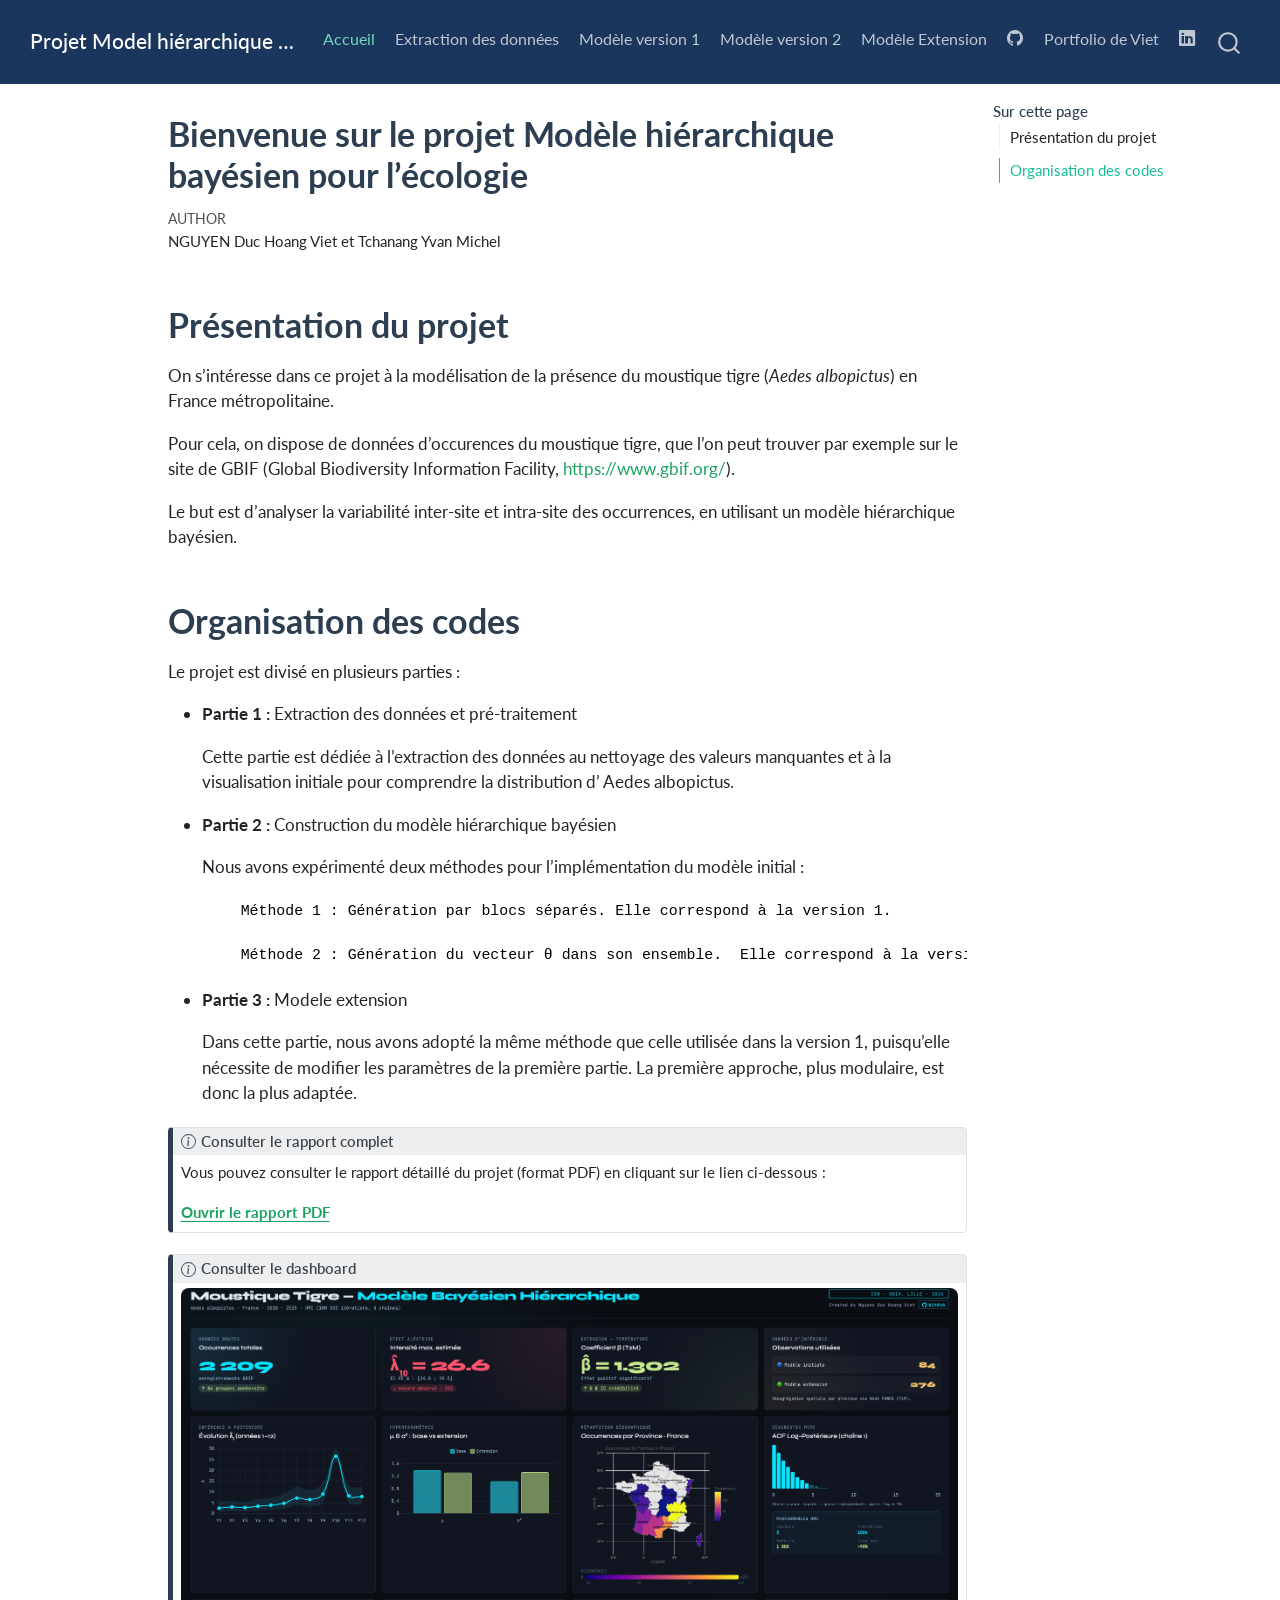
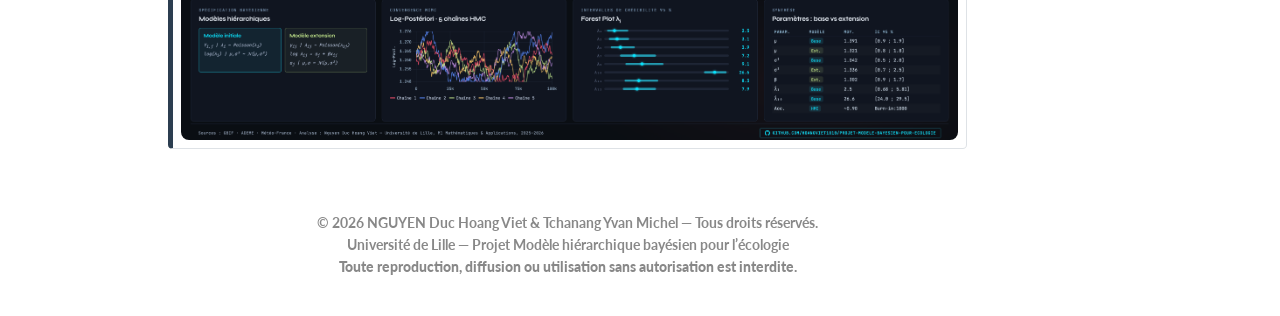
<file: docs/index.html>
<!DOCTYPE html>
<html xmlns="http://www.w3.org/1999/xhtml" lang="en" xml:lang="en"><head>

<meta charset="utf-8">
<meta name="generator" content="quarto-1.9.38">

<meta name="viewport" content="width=device-width, initial-scale=1.0, user-scalable=yes">

<meta name="author" content="NGUYEN Duc Hoang Viet et Tchanang Yvan Michel">

<title>Bienvenue sur le projet Modèle hiérarchique bayésien pour l’écologie – Projet Model hiérarchique bayesien pour l’écologie</title>
<style>
/* Default styles provided by pandoc.
** See https://pandoc.org/MANUAL.html#variables-for-html for config info.
*/
code{white-space: pre-wrap;}
span.smallcaps{font-variant: small-caps;}
div.columns{display: flex; gap: min(4vw, 1.5em);}
div.column{flex: auto; overflow-x: auto;}
div.hanging-indent{margin-left: 1.5em; text-indent: -1.5em;}
ul.task-list{list-style: none;}
ul.task-list li input[type="checkbox"] {
  width: 0.8em;
  margin: 0 0.8em 0.2em -1em; /* quarto-specific, see https://github.com/quarto-dev/quarto-cli/issues/4556 */ 
  vertical-align: middle;
}
</style>


<script src="site_libs/quarto-nav/quarto-nav.js"></script>
<script src="site_libs/quarto-nav/headroom.min.js"></script>
<script src="site_libs/clipboard/clipboard.min.js"></script>
<script src="site_libs/quarto-search/autocomplete.umd.js"></script>
<script src="site_libs/quarto-search/fuse.min.js"></script>
<script src="site_libs/quarto-search/quarto-search.js"></script>
<meta name="quarto:offset" content="./">
<script src="site_libs/quarto-html/quarto.js" type="module"></script>
<script src="site_libs/quarto-html/tabsets/tabsets.js" type="module"></script>
<script src="site_libs/quarto-html/popper.min.js"></script>
<script src="site_libs/quarto-html/tippy.umd.min.js"></script>
<script src="site_libs/quarto-html/anchor.min.js"></script>
<link href="site_libs/quarto-html/tippy.css" rel="stylesheet">
<link href="site_libs/quarto-html/quarto-syntax-highlighting-15634bcf2e68342d4ad2dfa704d543f6.css" rel="stylesheet" id="quarto-text-highlighting-styles">
<script src="site_libs/bootstrap/bootstrap.min.js"></script>
<link href="site_libs/bootstrap/bootstrap-icons.css" rel="stylesheet">
<link href="site_libs/bootstrap/bootstrap-916b84f082b5c35a3380e3e38e0f0a11.min.css" rel="stylesheet" append-hash="true" id="quarto-bootstrap" data-mode="light">
<script id="quarto-search-options" type="application/json">{
  "location": "navbar",
  "copy-button": false,
  "collapse-after": 3,
  "panel-placement": "end",
  "type": "overlay",
  "limit": 50,
  "keyboard-shortcut": [
    "f",
    "/",
    "s"
  ],
  "show-item-context": false,
  "language": {
    "search-no-results-text": "No results",
    "search-matching-documents-text": "matching documents",
    "search-copy-link-title": "Copy link to search",
    "search-hide-matches-text": "Hide additional matches",
    "search-more-match-text": "more match in this document",
    "search-more-matches-text": "more matches in this document",
    "search-clear-button-title": "Clear",
    "search-text-placeholder": "",
    "search-detached-cancel-button-title": "Cancel",
    "search-submit-button-title": "Submit",
    "search-label": "Search"
  }
}</script>


<link rel="stylesheet" href="custom.css">
</head>

<body class="nav-fixed quarto-light">

<div id="quarto-search-results"></div>
  <header id="quarto-header" class="headroom fixed-top">
    <nav class="navbar navbar-expand-lg " data-bs-theme="dark">
      <div class="navbar-container container-fluid">
      <div class="navbar-brand-container mx-auto">
    <a class="navbar-brand" href="./index.html">
    <span class="navbar-title">Projet Model hiérarchique bayesien pour l’écologie</span>
    </a>
  </div>
            <div id="quarto-search" class="" title="Search"></div>
          <button class="navbar-toggler" type="button" data-bs-toggle="collapse" data-bs-target="#navbarCollapse" aria-controls="navbarCollapse" role="menu" aria-expanded="false" aria-label="Toggle navigation" onclick="if (window.quartoToggleHeadroom) { window.quartoToggleHeadroom(); }">
  <span class="navbar-toggler-icon"></span>
</button>
          <div class="collapse navbar-collapse" id="navbarCollapse">
            <ul class="navbar-nav navbar-nav-scroll me-auto">
  <li class="nav-item">
    <a class="nav-link active" href="./index.html" aria-current="page"> 
<span class="menu-text">Accueil</span></a>
  </li>  
  <li class="nav-item">
    <a class="nav-link" href="./Part1.html"> 
<span class="menu-text">Extraction des données</span></a>
  </li>  
  <li class="nav-item">
    <a class="nav-link" href="./Part2_1.html"> 
<span class="menu-text">Modèle version 1</span></a>
  </li>  
  <li class="nav-item">
    <a class="nav-link" href="./Part2_2.html"> 
<span class="menu-text">Modèle version 2</span></a>
  </li>  
  <li class="nav-item">
    <a class="nav-link" href="./Part3.html"> 
<span class="menu-text">Modèle Extension</span></a>
  </li>  
</ul>
            <ul class="navbar-nav navbar-nav-scroll ms-auto">
  <li class="nav-item compact">
    <a class="nav-link" href="https://github.com/Hoangviet1810/Projet-Modele-bayesien-pour-ecologie"> <i class="bi bi-github" role="img">
</i> 
<span class="menu-text"></span></a>
  </li>  
  <li class="nav-item">
    <a class="nav-link" href="https://ndhviet.wixsite.com/hviet-portfolio"> 
<span class="menu-text">Portfolio de Viet</span></a>
  </li>  
  <li class="nav-item compact">
    <a class="nav-link" href="https://www.linkedin.com/in/hoang-viet1810/?isSelfProfile=false"> <i class="bi bi-linkedin" role="img" aria-label="LinkedIn">
</i> 
<span class="menu-text"></span></a>
  </li>  
</ul>
          </div> <!-- /navcollapse -->
            <div class="quarto-navbar-tools">
</div>
      </div> <!-- /container-fluid -->
    </nav>
</header>
<!-- content -->
<div id="quarto-content" class="quarto-container page-columns page-rows-contents page-layout-article page-navbar">
<!-- sidebar -->
<!-- margin-sidebar -->
    <div id="quarto-margin-sidebar" class="sidebar margin-sidebar">
        <nav id="TOC" role="doc-toc" class="toc-active">
    <h2 id="toc-title">Sur cette page</h2>
   
  <ul>
  <li><a href="#présentation-du-projet" id="toc-présentation-du-projet" class="nav-link active" data-scroll-target="#présentation-du-projet">Présentation du projet</a></li>
  <li><a href="#organisation-des-codes" id="toc-organisation-des-codes" class="nav-link" data-scroll-target="#organisation-des-codes">Organisation des codes</a></li>
  </ul>
</nav>
    </div>
<!-- main -->
<main class="content" id="quarto-document-content">

<header id="title-block-header" class="quarto-title-block default">
<div class="quarto-title">
<h1 class="title">Bienvenue sur le projet Modèle hiérarchique bayésien pour l’écologie</h1>
</div>



<div class="quarto-title-meta">

    <div>
    <div class="quarto-title-meta-heading">Author</div>
    <div class="quarto-title-meta-contents">
             <p>NGUYEN Duc Hoang Viet et Tchanang Yvan Michel </p>
          </div>
  </div>
    
  
    
  </div>
  


</header>


<section id="présentation-du-projet" class="level1">
<h1>Présentation du projet</h1>
<p>On s’intéresse dans ce projet à la modélisation de la présence du moustique tigre (<em>Aedes albopictus</em>) en France métropolitaine.</p>
<p>Pour cela, on dispose de données d’occurences du moustique tigre, que l’on peut trouver par exemple sur le site de GBIF (Global Biodiversity Information Facility, <a href="https://www.gbif.org/" class="uri">https://www.gbif.org/</a>).</p>
<p>Le but est d’analyser la variabilité inter-site et intra-site des occurrences, en utilisant un modèle hiérarchique bayésien.</p>
</section>
<section id="organisation-des-codes" class="level1">
<h1>Organisation des codes</h1>
<p>Le projet est divisé en plusieurs parties :</p>
<ul>
<li><p><strong>Partie 1 :</strong> Extraction des données et pré-traitement</p>
<p>Cette partie est dédiée à l’extraction des données au nettoyage des valeurs manquantes et à la visualisation initiale pour comprendre la distribution d’ Aedes albopictus.</p></li>
<li><p><strong>Partie 2 :</strong> Construction du modèle hiérarchique bayésien</p>
<p>Nous avons expérimenté deux méthodes pour l’implémentation du modèle initial :</p>
<pre><code>    Méthode 1 : Génération par blocs séparés. Elle correspond à la version 1.

    Méthode 2 : Génération du vecteur θ dans son ensemble.  Elle correspond à la version 2. </code></pre></li>
<li><p><strong>Partie 3 :</strong> Modele extension</p>
<p>Dans cette partie, nous avons adopté la même méthode que celle utilisée dans la version 1, puisqu’elle nécessite de modifier les paramètres de la première partie. La première approche, plus modulaire, est donc la plus adaptée.</p></li>
</ul>
<div class="callout callout-style-default callout-note callout-titled">
<div class="callout-header d-flex align-content-center">
<div class="callout-icon-container">
<i class="callout-icon"></i>
</div>
<div class="callout-title-container flex-fill">
<span class="screen-reader-only">Note</span>Consulter le rapport complet
</div>
</div>
<div class="callout-body-container callout-body">
<p>Vous pouvez consulter le rapport détaillé du projet (format PDF) en cliquant sur le lien ci-dessous :</p>
<p><a href="Rapport.pdf" target="_blank" style="font-weight: bold; text-decoration: underline;"> Ouvrir le rapport PDF </a></p>
</div>
</div>
<div class="callout callout-style-default callout-note callout-titled">
<div class="callout-header d-flex align-content-center">
<div class="callout-icon-container">
<i class="callout-icon"></i>
</div>
<div class="callout-title-container flex-fill">
<span class="screen-reader-only">Note</span>Consulter le dashboard
</div>
</div>
<div class="callout-body-container callout-body">
<p><a href="images/dashboard_moustique.html" target="_blank"> <img src="images/dashboard_bayes.png" alt="Dashboard du projet" style="max-width:100%; height:auto; border-radius:8px;"> </a></p>
</div>
</div>


</section>

</main> <!-- /main -->
<div id="preloader">
    <div class="loader-content">
        <div class="loader-center-group">
            <div class="spinner"></div> 

            <div class="loader-letter-container">
                <span class="loader-letter">V</span>
            </div>
        </div>
        
        <h2 class="loader-text">MADE BY NGUYEN DUC HOANG VIET</h2>
        <p class="loader-subtext"> PROJET MODÈLE HIÉRARCHIQUE BAYÉSIEN</p>
    </div>
</div>

<script>
    // Giữ nguyên đoạn script
    window.addEventListener('load', function () {
        const preloader = document.getElementById('preloader');
        setTimeout(function() {
            preloader.classList.add('fade-out');
        }, 1200); 
    });
</script>
<div style="text-align:center; font-size:0.85em; color:#888; padding:25px;">
  <strong>© 2026 NGUYEN Duc Hoang Viet &amp; Tchanang Yvan Michel — Tous droits réservés.</strong><br>
  <strong>Université de Lille — Projet Modèle hiérarchique bayésien pour l’écologie<strong><br>
  Toute reproduction, diffusion ou utilisation sans autorisation est interdite.
</strong></strong></div><strong><strong>
<script id="quarto-html-after-body" type="application/javascript">
  window.document.addEventListener("DOMContentLoaded", function (event) {
    const icon = "";
    const anchorJS = new window.AnchorJS();
    anchorJS.options = {
      placement: 'right',
      icon: icon
    };
    anchorJS.add('.anchored');
    const isCodeAnnotation = (el) => {
      for (const clz of el.classList) {
        if (clz.startsWith('code-annotation-')) {                     
          return true;
        }
      }
      return false;
    }
    const onCopySuccess = function(e) {
      // button target
      const button = e.trigger;
      // don't keep focus
      button.blur();
      // flash "checked"
      button.classList.add('code-copy-button-checked');
      var currentTitle = button.getAttribute("title");
      button.setAttribute("title", "Copied!");
      let tooltip;
      if (window.bootstrap) {
        button.setAttribute("data-bs-toggle", "tooltip");
        button.setAttribute("data-bs-placement", "left");
        button.setAttribute("data-bs-title", "Copied!");
        tooltip = new bootstrap.Tooltip(button, 
          { trigger: "manual", 
            customClass: "code-copy-button-tooltip",
            offset: [0, -8]});
        tooltip.show();    
      }
      setTimeout(function() {
        if (tooltip) {
          tooltip.hide();
          button.removeAttribute("data-bs-title");
          button.removeAttribute("data-bs-toggle");
          button.removeAttribute("data-bs-placement");
        }
        button.setAttribute("title", currentTitle);
        button.classList.remove('code-copy-button-checked');
      }, 1000);
      // clear code selection
      e.clearSelection();
    }
    const getTextToCopy = function(trigger) {
      const outerScaffold = trigger.parentElement.cloneNode(true);
      const codeEl = outerScaffold.querySelector('code');
      for (const childEl of codeEl.children) {
        if (isCodeAnnotation(childEl)) {
          childEl.remove();
        }
      }
      return codeEl.innerText;
    }
    const clipboard = new window.ClipboardJS('.code-copy-button:not([data-in-quarto-modal])', {
      text: getTextToCopy
    });
    clipboard.on('success', onCopySuccess);
    if (window.document.getElementById('quarto-embedded-source-code-modal')) {
      const clipboardModal = new window.ClipboardJS('.code-copy-button[data-in-quarto-modal]', {
        text: getTextToCopy,
        container: window.document.getElementById('quarto-embedded-source-code-modal')
      });
      clipboardModal.on('success', onCopySuccess);
    }
      var localhostRegex = new RegExp(/^(?:http|https):\/\/localhost\:?[0-9]*\//);
      var mailtoRegex = new RegExp(/^mailto:/);
        var filterRegex = new RegExp('/' + window.location.host + '/');
      var isInternal = (href) => {
          return filterRegex.test(href) || localhostRegex.test(href) || mailtoRegex.test(href);
      }
      // Inspect non-navigation links and adorn them if external
     var links = window.document.querySelectorAll('a[href]:not(.nav-link):not(.navbar-brand):not(.toc-action):not(.sidebar-link):not(.sidebar-item-toggle):not(.pagination-link):not(.no-external):not([aria-hidden]):not(.dropdown-item):not(.quarto-navigation-tool):not(.about-link)');
      for (var i=0; i<links.length; i++) {
        const link = links[i];
        if (!isInternal(link.href)) {
          // undo the damage that might have been done by quarto-nav.js in the case of
          // links that we want to consider external
          if (link.dataset.originalHref !== undefined) {
            link.href = link.dataset.originalHref;
          }
        }
      }
    function tippyHover(el, contentFn, onTriggerFn, onUntriggerFn) {
      const config = {
        allowHTML: true,
        maxWidth: 500,
        delay: 100,
        arrow: false,
        appendTo: function(el) {
            return el.parentElement;
        },
        interactive: true,
        interactiveBorder: 10,
        theme: 'quarto',
        placement: 'bottom-start',
      };
      if (contentFn) {
        config.content = contentFn;
      }
      if (onTriggerFn) {
        config.onTrigger = onTriggerFn;
      }
      if (onUntriggerFn) {
        config.onUntrigger = onUntriggerFn;
      }
      window.tippy(el, config); 
    }
    const noterefs = window.document.querySelectorAll('a[role="doc-noteref"]');
    for (var i=0; i<noterefs.length; i++) {
      const ref = noterefs[i];
      tippyHover(ref, function() {
        // use id or data attribute instead here
        let href = ref.getAttribute('data-footnote-href') || ref.getAttribute('href');
        try { href = new URL(href).hash; } catch {}
        const id = href.replace(/^#\/?/, "");
        const note = window.document.getElementById(id);
        if (note) {
          return note.innerHTML;
        } else {
          return "";
        }
      });
    }
    const xrefs = window.document.querySelectorAll('a.quarto-xref');
    const processXRef = (id, note) => {
      // Strip column container classes
      const stripColumnClz = (el) => {
        el.classList.remove("page-full", "page-columns");
        if (el.children) {
          for (const child of el.children) {
            stripColumnClz(child);
          }
        }
      }
      stripColumnClz(note)
      if (id === null || id.startsWith('sec-')) {
        // Special case sections, only their first couple elements
        const container = document.createElement("div");
        if (note.children && note.children.length > 2) {
          container.appendChild(note.children[0].cloneNode(true));
          for (let i = 1; i < note.children.length; i++) {
            const child = note.children[i];
            if (child.tagName === "P" && child.innerText === "") {
              continue;
            } else {
              container.appendChild(child.cloneNode(true));
              break;
            }
          }
          if (window.Quarto?.typesetMath) {
            window.Quarto.typesetMath(container);
          }
          return container.innerHTML
        } else {
          if (window.Quarto?.typesetMath) {
            window.Quarto.typesetMath(note);
          }
          return note.innerHTML;
        }
      } else {
        // Remove any anchor links if they are present
        const anchorLink = note.querySelector('a.anchorjs-link');
        if (anchorLink) {
          anchorLink.remove();
        }
        if (window.Quarto?.typesetMath) {
          window.Quarto.typesetMath(note);
        }
        if (note.classList.contains("callout")) {
          return note.outerHTML;
        } else {
          return note.innerHTML;
        }
      }
    }
    for (var i=0; i<xrefs.length; i++) {
      const xref = xrefs[i];
      tippyHover(xref, undefined, function(instance) {
        instance.disable();
        let url = xref.getAttribute('href');
        let hash = undefined; 
        if (url.startsWith('#')) {
          hash = url;
        } else {
          try { hash = new URL(url).hash; } catch {}
        }
        if (hash) {
          const id = hash.replace(/^#\/?/, "");
          const note = window.document.getElementById(id);
          if (note !== null) {
            try {
              const html = processXRef(id, note.cloneNode(true));
              instance.setContent(html);
            } finally {
              instance.enable();
              instance.show();
            }
          } else {
            // See if we can fetch this
            fetch(url.split('#')[0])
            .then(res => res.text())
            .then(html => {
              const parser = new DOMParser();
              const htmlDoc = parser.parseFromString(html, "text/html");
              const note = htmlDoc.getElementById(id);
              if (note !== null) {
                const html = processXRef(id, note);
                instance.setContent(html);
              } 
            }).finally(() => {
              instance.enable();
              instance.show();
            });
          }
        } else {
          // See if we can fetch a full url (with no hash to target)
          // This is a special case and we should probably do some content thinning / targeting
          fetch(url)
          .then(res => res.text())
          .then(html => {
            const parser = new DOMParser();
            const htmlDoc = parser.parseFromString(html, "text/html");
            const note = htmlDoc.querySelector('main.content');
            if (note !== null) {
              // This should only happen for chapter cross references
              // (since there is no id in the URL)
              // remove the first header
              if (note.children.length > 0 && note.children[0].tagName === "HEADER") {
                note.children[0].remove();
              }
              const html = processXRef(null, note);
              instance.setContent(html);
            } 
          }).finally(() => {
            instance.enable();
            instance.show();
          });
        }
      }, function(instance) {
      });
    }
        let selectedAnnoteEl;
        const selectorForAnnotation = ( cell, annotation) => {
          let cellAttr = 'data-code-cell="' + cell + '"';
          let lineAttr = 'data-code-annotation="' +  annotation + '"';
          const selector = 'span[' + cellAttr + '][' + lineAttr + ']';
          return selector;
        }
        const selectCodeLines = (annoteEl) => {
          const doc = window.document;
          const targetCell = annoteEl.getAttribute("data-target-cell");
          const targetAnnotation = annoteEl.getAttribute("data-target-annotation");
          const annoteSpan = window.document.querySelector(selectorForAnnotation(targetCell, targetAnnotation));
          const lines = annoteSpan.getAttribute("data-code-lines").split(",");
          const lineIds = lines.map((line) => {
            return targetCell + "-" + line;
          })
          let top = null;
          let height = null;
          let parent = null;
          if (lineIds.length > 0) {
              //compute the position of the single el (top and bottom and make a div)
              const el = window.document.getElementById(lineIds[0]);
              top = el.offsetTop;
              height = el.offsetHeight;
              parent = el.parentElement.parentElement;
            if (lineIds.length > 1) {
              const lastEl = window.document.getElementById(lineIds[lineIds.length - 1]);
              const bottom = lastEl.offsetTop + lastEl.offsetHeight;
              height = bottom - top;
            }
            if (top !== null && height !== null && parent !== null) {
              // cook up a div (if necessary) and position it 
              let div = window.document.getElementById("code-annotation-line-highlight");
              if (div === null) {
                div = window.document.createElement("div");
                div.setAttribute("id", "code-annotation-line-highlight");
                div.style.position = 'absolute';
                parent.appendChild(div);
              }
              div.style.top = top - 2 + "px";
              div.style.height = height + 4 + "px";
              div.style.left = 0;
              let gutterDiv = window.document.getElementById("code-annotation-line-highlight-gutter");
              if (gutterDiv === null) {
                gutterDiv = window.document.createElement("div");
                gutterDiv.setAttribute("id", "code-annotation-line-highlight-gutter");
                gutterDiv.style.position = 'absolute';
                const codeCell = window.document.getElementById(targetCell);
                const gutter = codeCell.querySelector('.code-annotation-gutter');
                gutter.appendChild(gutterDiv);
              }
              gutterDiv.style.top = top - 2 + "px";
              gutterDiv.style.height = height + 4 + "px";
            }
            selectedAnnoteEl = annoteEl;
          }
        };
        const unselectCodeLines = () => {
          const elementsIds = ["code-annotation-line-highlight", "code-annotation-line-highlight-gutter"];
          elementsIds.forEach((elId) => {
            const div = window.document.getElementById(elId);
            if (div) {
              div.remove();
            }
          });
          selectedAnnoteEl = undefined;
        };
          // Handle positioning of the toggle
      window.addEventListener(
        "resize",
        throttle(() => {
          elRect = undefined;
          if (selectedAnnoteEl) {
            selectCodeLines(selectedAnnoteEl);
          }
        }, 10)
      );
      function throttle(fn, ms) {
      let throttle = false;
      let timer;
        return (...args) => {
          if(!throttle) { // first call gets through
              fn.apply(this, args);
              throttle = true;
          } else { // all the others get throttled
              if(timer) clearTimeout(timer); // cancel #2
              timer = setTimeout(() => {
                fn.apply(this, args);
                timer = throttle = false;
              }, ms);
          }
        };
      }
        // Attach click handler to the DT
        const annoteDls = window.document.querySelectorAll('dt[data-target-cell]');
        for (const annoteDlNode of annoteDls) {
          annoteDlNode.addEventListener('click', (event) => {
            const clickedEl = event.target;
            if (clickedEl !== selectedAnnoteEl) {
              unselectCodeLines();
              const activeEl = window.document.querySelector('dt[data-target-cell].code-annotation-active');
              if (activeEl) {
                activeEl.classList.remove('code-annotation-active');
              }
              selectCodeLines(clickedEl);
              clickedEl.classList.add('code-annotation-active');
            } else {
              // Unselect the line
              unselectCodeLines();
              clickedEl.classList.remove('code-annotation-active');
            }
          });
        }
    const findCites = (el) => {
      const parentEl = el.parentElement;
      if (parentEl) {
        const cites = parentEl.dataset.cites;
        if (cites) {
          return {
            el,
            cites: cites.split(' ')
          };
        } else {
          return findCites(el.parentElement)
        }
      } else {
        return undefined;
      }
    };
    var bibliorefs = window.document.querySelectorAll('a[role="doc-biblioref"]');
    for (var i=0; i<bibliorefs.length; i++) {
      const ref = bibliorefs[i];
      const citeInfo = findCites(ref);
      if (citeInfo) {
        tippyHover(citeInfo.el, function() {
          var popup = window.document.createElement('div');
          citeInfo.cites.forEach(function(cite) {
            var citeDiv = window.document.createElement('div');
            citeDiv.classList.add('hanging-indent');
            citeDiv.classList.add('csl-entry');
            var biblioDiv = window.document.getElementById('ref-' + cite);
            if (biblioDiv) {
              citeDiv.innerHTML = biblioDiv.innerHTML;
            }
            popup.appendChild(citeDiv);
          });
          return popup.innerHTML;
        });
      }
    }
  });
  </script>
</strong></strong></div><strong><strong> <!-- /content -->




</strong></strong></body></html>
</file>
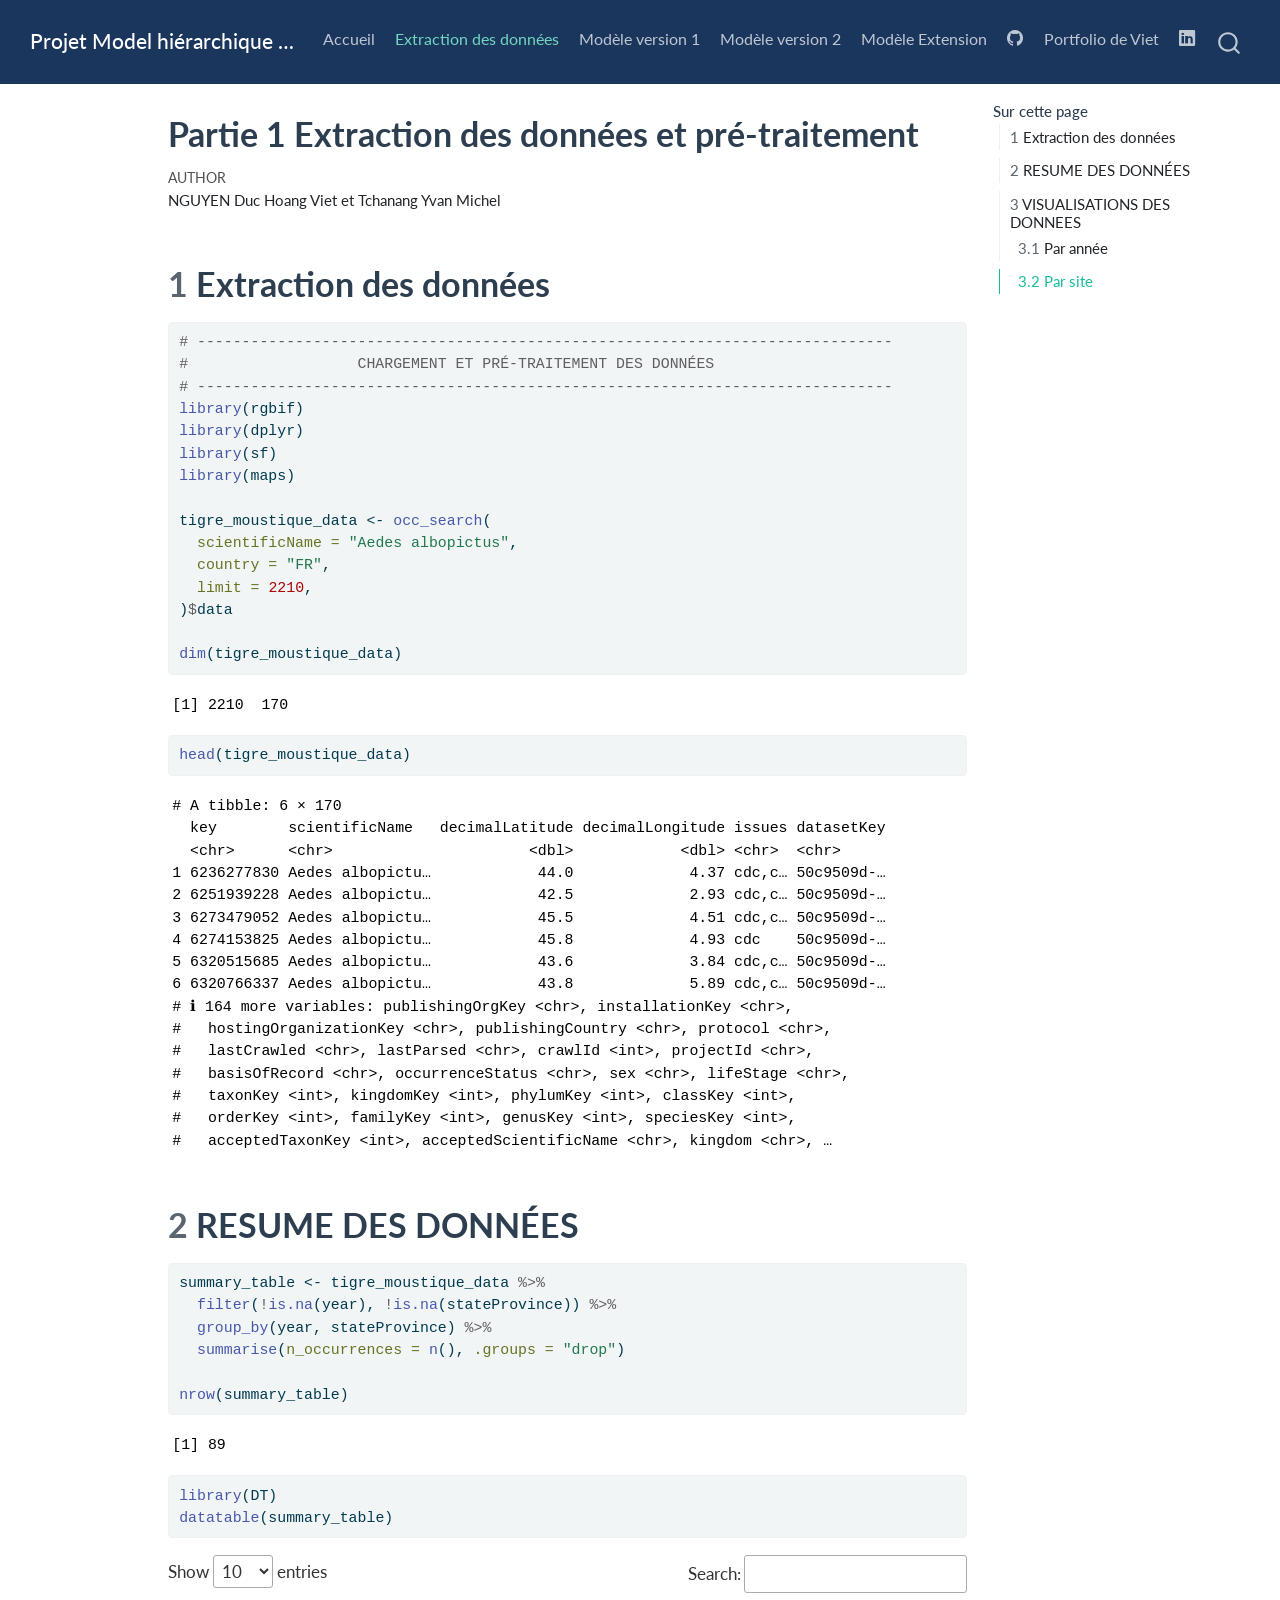
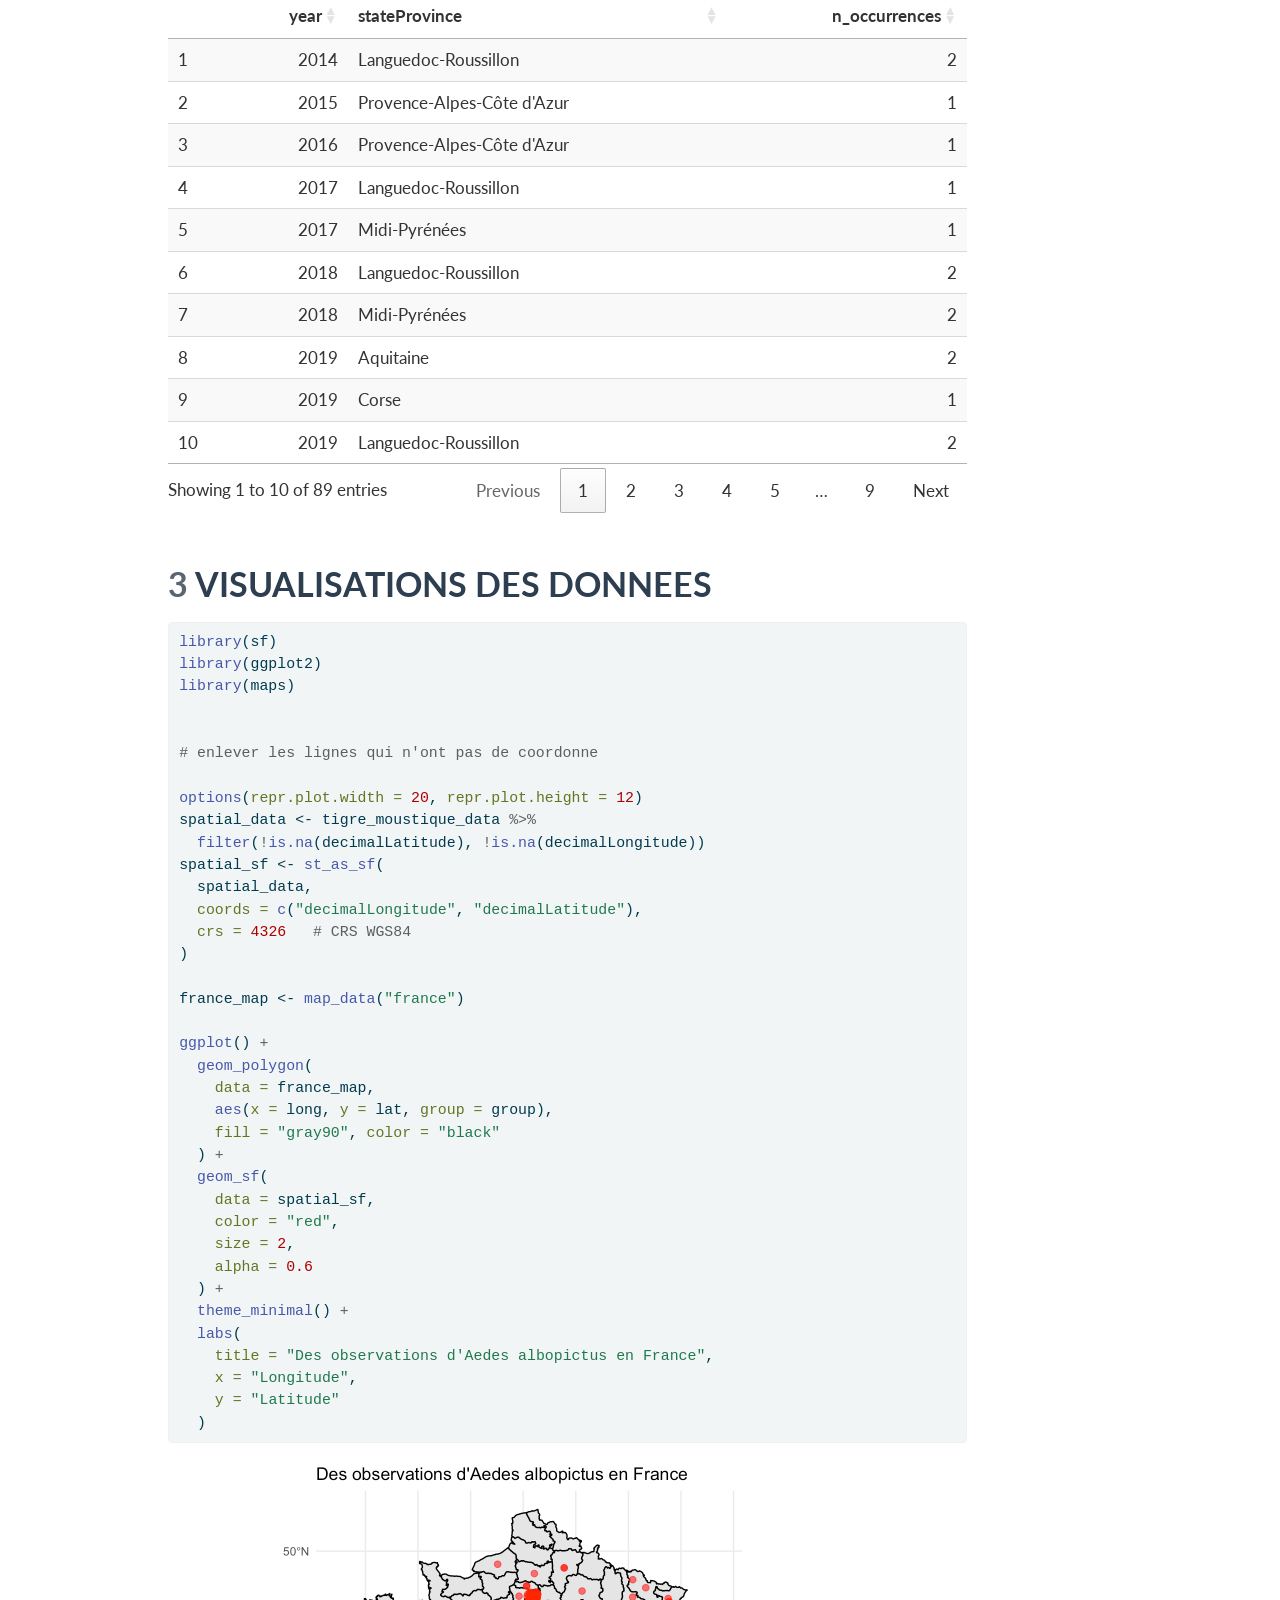
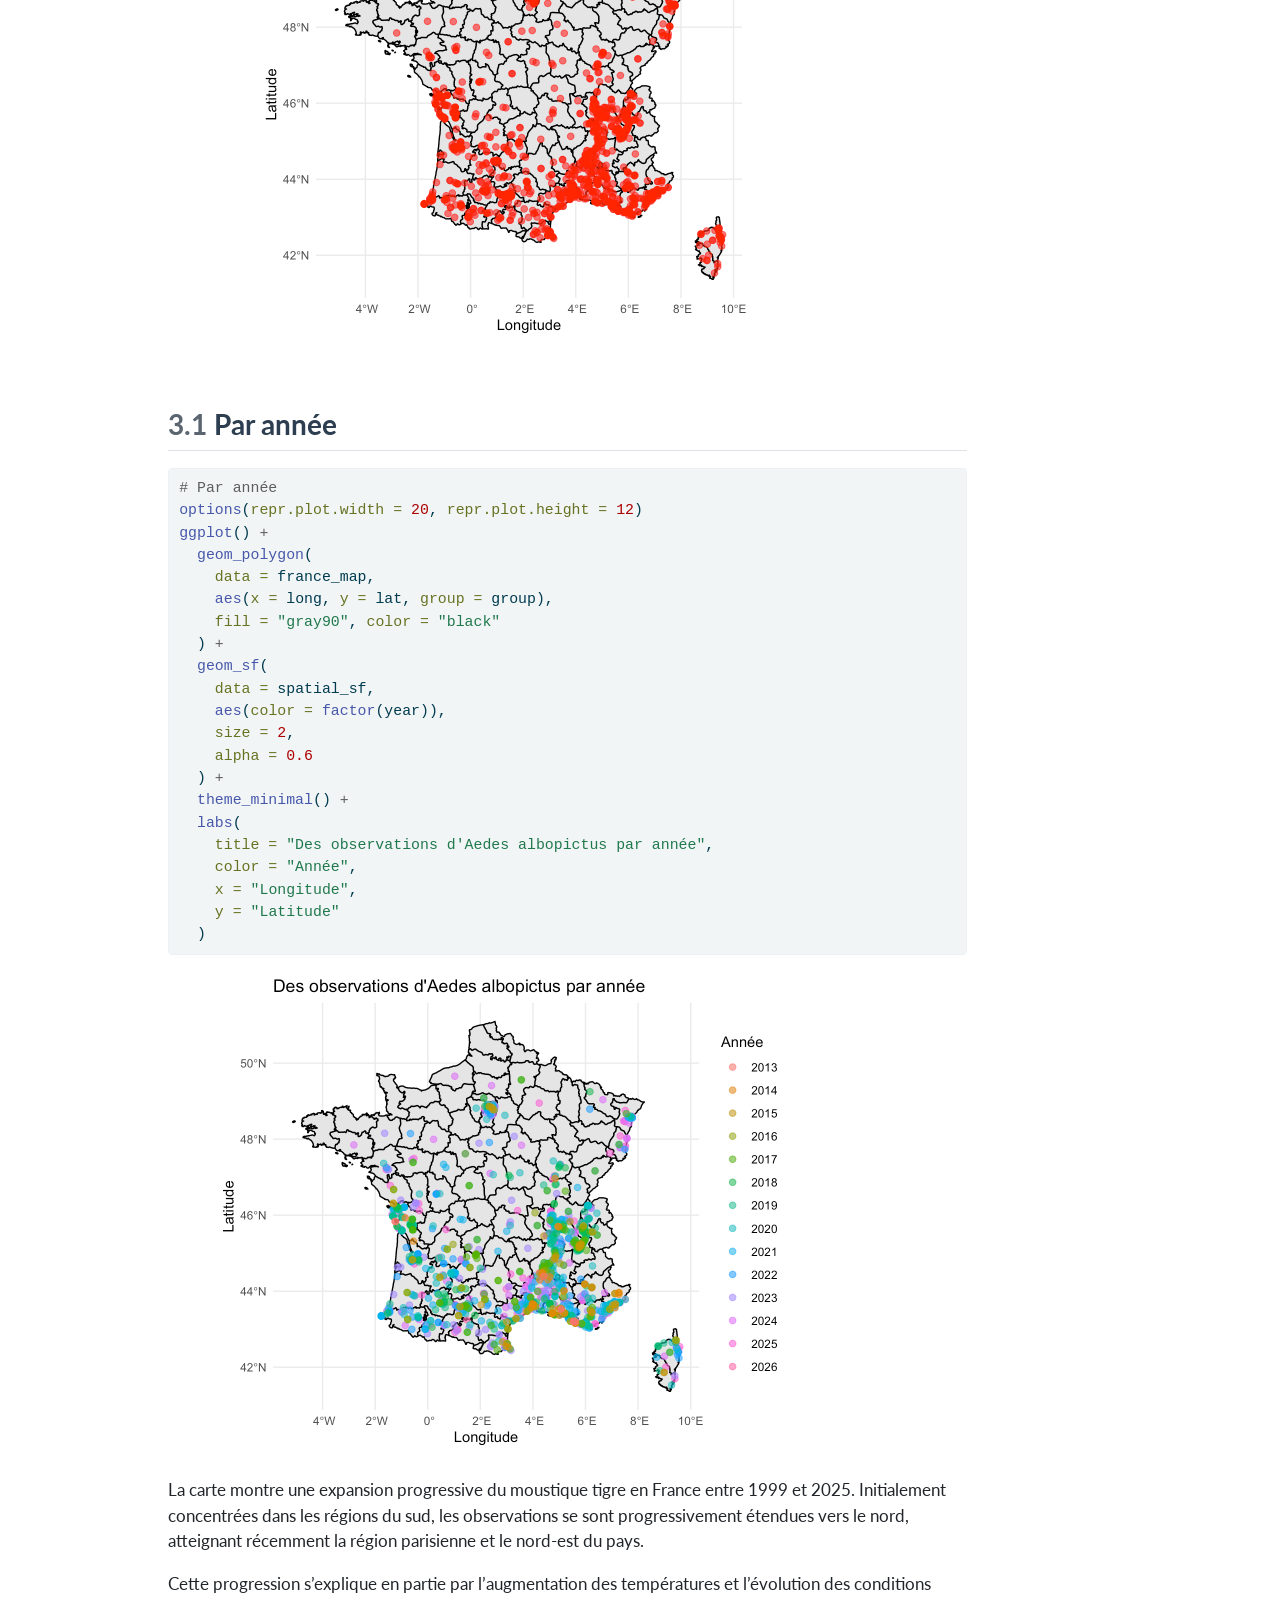
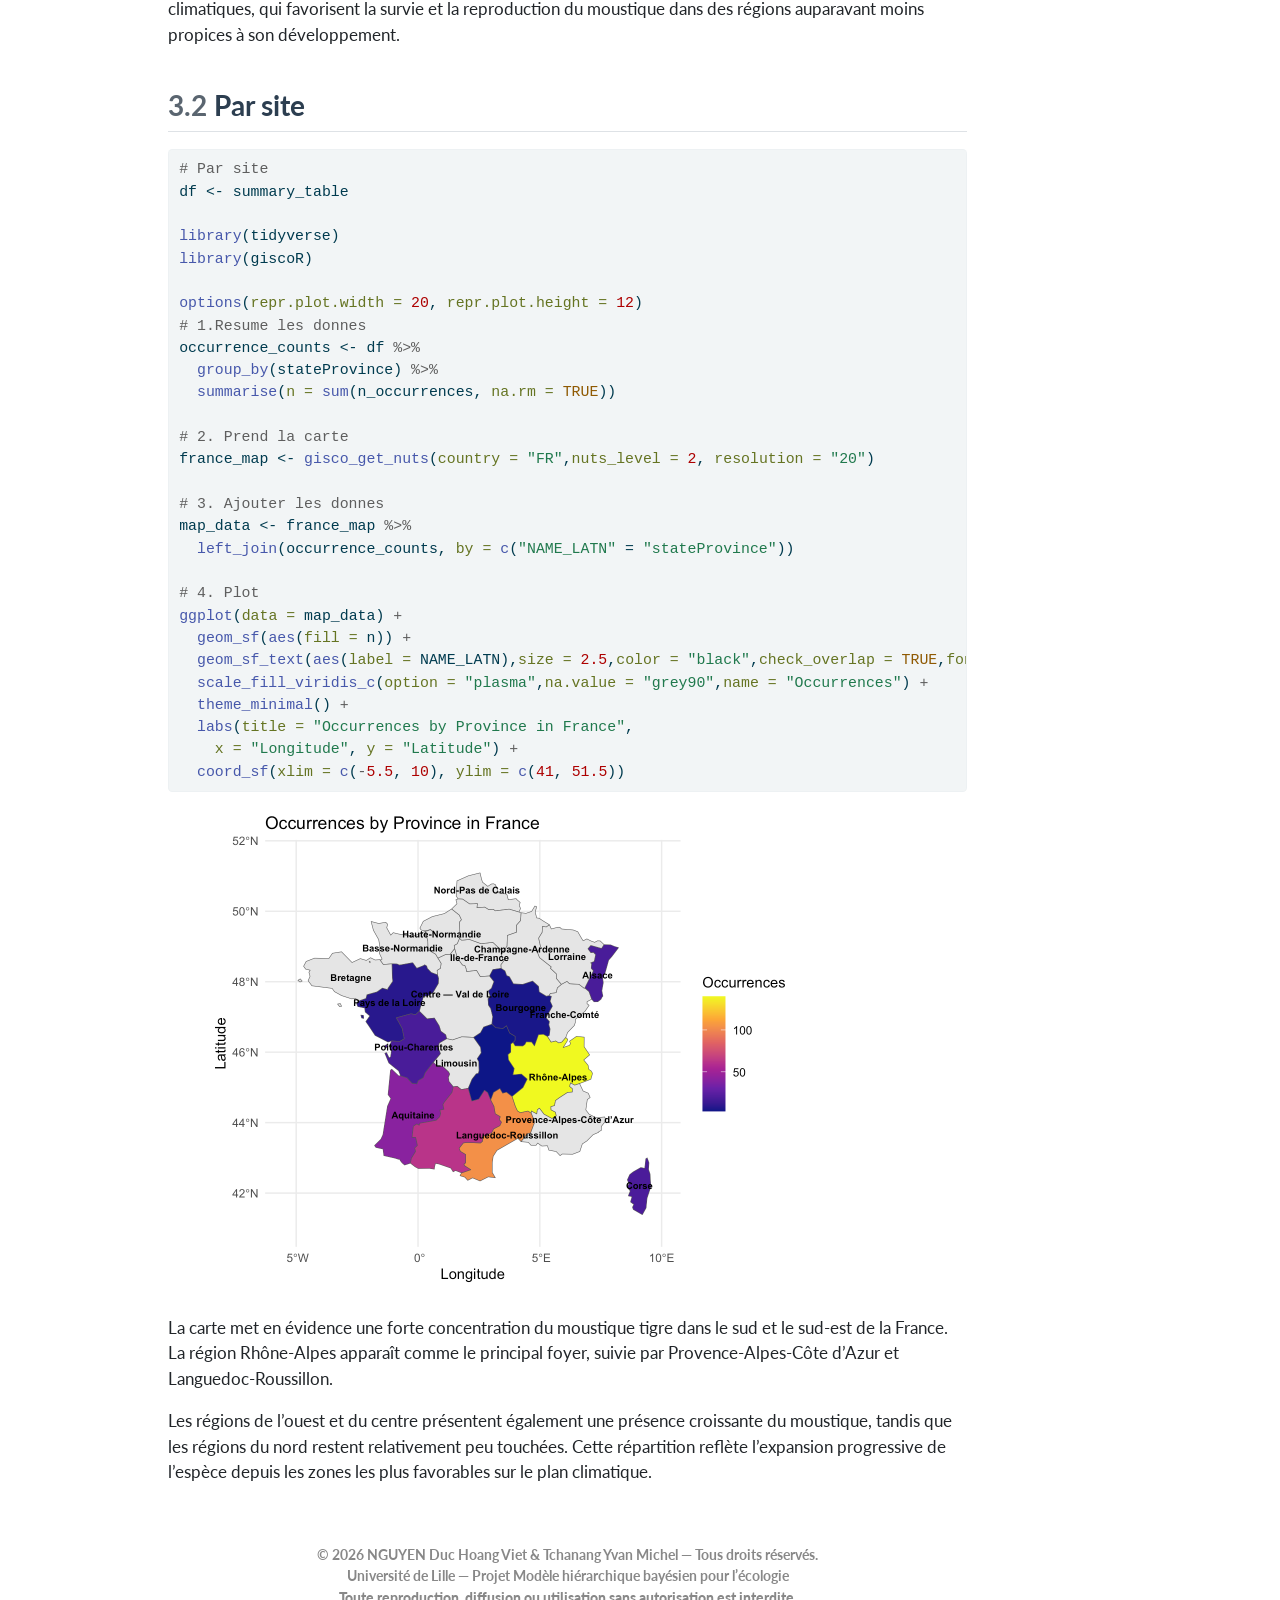
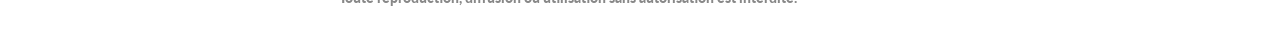
<file: docs/Part1.html>
<!DOCTYPE html>
<html xmlns="http://www.w3.org/1999/xhtml" lang="en" xml:lang="en"><head>

<meta charset="utf-8">
<meta name="generator" content="quarto-1.7.32">

<meta name="viewport" content="width=device-width, initial-scale=1.0, user-scalable=yes">

<meta name="author" content="NGUYEN Duc Hoang Viet et Tchanang Yvan Michel">

<title>Partie 1 Extraction des données et pré-traitement – Projet Model hiérarchique bayesien pour l’écologie</title>
<style>
code{white-space: pre-wrap;}
span.smallcaps{font-variant: small-caps;}
div.columns{display: flex; gap: min(4vw, 1.5em);}
div.column{flex: auto; overflow-x: auto;}
div.hanging-indent{margin-left: 1.5em; text-indent: -1.5em;}
ul.task-list{list-style: none;}
ul.task-list li input[type="checkbox"] {
  width: 0.8em;
  margin: 0 0.8em 0.2em -1em; /* quarto-specific, see https://github.com/quarto-dev/quarto-cli/issues/4556 */ 
  vertical-align: middle;
}
/* CSS for syntax highlighting */
html { -webkit-text-size-adjust: 100%; }
pre > code.sourceCode { white-space: pre; position: relative; }
pre > code.sourceCode > span { display: inline-block; line-height: 1.25; }
pre > code.sourceCode > span:empty { height: 1.2em; }
.sourceCode { overflow: visible; }
code.sourceCode > span { color: inherit; text-decoration: inherit; }
div.sourceCode { margin: 1em 0; }
pre.sourceCode { margin: 0; }
@media screen {
div.sourceCode { overflow: auto; }
}
@media print {
pre > code.sourceCode { white-space: pre-wrap; }
pre > code.sourceCode > span { text-indent: -5em; padding-left: 5em; }
}
pre.numberSource code
  { counter-reset: source-line 0; }
pre.numberSource code > span
  { position: relative; left: -4em; counter-increment: source-line; }
pre.numberSource code > span > a:first-child::before
  { content: counter(source-line);
    position: relative; left: -1em; text-align: right; vertical-align: baseline;
    border: none; display: inline-block;
    -webkit-touch-callout: none; -webkit-user-select: none;
    -khtml-user-select: none; -moz-user-select: none;
    -ms-user-select: none; user-select: none;
    padding: 0 4px; width: 4em;
  }
pre.numberSource { margin-left: 3em;  padding-left: 4px; }
div.sourceCode
  {   }
@media screen {
pre > code.sourceCode > span > a:first-child::before { text-decoration: underline; }
}
</style>


<script src="site_libs/quarto-nav/quarto-nav.js"></script>
<script src="site_libs/quarto-nav/headroom.min.js"></script>
<script src="site_libs/clipboard/clipboard.min.js"></script>
<script src="site_libs/quarto-search/autocomplete.umd.js"></script>
<script src="site_libs/quarto-search/fuse.min.js"></script>
<script src="site_libs/quarto-search/quarto-search.js"></script>
<meta name="quarto:offset" content="./">
<script src="site_libs/quarto-html/quarto.js" type="module"></script>
<script src="site_libs/quarto-html/tabsets/tabsets.js" type="module"></script>
<script src="site_libs/quarto-html/popper.min.js"></script>
<script src="site_libs/quarto-html/tippy.umd.min.js"></script>
<script src="site_libs/quarto-html/anchor.min.js"></script>
<link href="site_libs/quarto-html/tippy.css" rel="stylesheet">
<link href="site_libs/quarto-html/quarto-syntax-highlighting-37eea08aefeeee20ff55810ff984fec1.css" rel="stylesheet" id="quarto-text-highlighting-styles">
<script src="site_libs/bootstrap/bootstrap.min.js"></script>
<link href="site_libs/bootstrap/bootstrap-icons.css" rel="stylesheet">
<link href="site_libs/bootstrap/bootstrap-b40c13d1a340c1202815d47d89cb925e.min.css" rel="stylesheet" append-hash="true" id="quarto-bootstrap" data-mode="light">
<script id="quarto-search-options" type="application/json">{
  "location": "navbar",
  "copy-button": false,
  "collapse-after": 3,
  "panel-placement": "end",
  "type": "overlay",
  "limit": 50,
  "keyboard-shortcut": [
    "f",
    "/",
    "s"
  ],
  "show-item-context": false,
  "language": {
    "search-no-results-text": "No results",
    "search-matching-documents-text": "matching documents",
    "search-copy-link-title": "Copy link to search",
    "search-hide-matches-text": "Hide additional matches",
    "search-more-match-text": "more match in this document",
    "search-more-matches-text": "more matches in this document",
    "search-clear-button-title": "Clear",
    "search-text-placeholder": "",
    "search-detached-cancel-button-title": "Cancel",
    "search-submit-button-title": "Submit",
    "search-label": "Search"
  }
}</script>
<link href="site_libs/htmltools-fill-0.5.8.1/fill.css" rel="stylesheet">
<script src="site_libs/htmlwidgets-1.6.4/htmlwidgets.js"></script>
<link href="site_libs/datatables-css-0.0.0/datatables-crosstalk.css" rel="stylesheet">
<script src="site_libs/datatables-binding-0.34.0/datatables.js"></script>
<script src="site_libs/jquery-3.6.0/jquery-3.6.0.min.js"></script>
<link href="site_libs/dt-core-1.13.6/css/jquery.dataTables.min.css" rel="stylesheet">
<link href="site_libs/dt-core-1.13.6/css/jquery.dataTables.extra.css" rel="stylesheet">
<script src="site_libs/dt-core-1.13.6/js/jquery.dataTables.min.js"></script>
<link href="site_libs/crosstalk-1.2.2/css/crosstalk.min.css" rel="stylesheet">
<script src="site_libs/crosstalk-1.2.2/js/crosstalk.min.js"></script>


<link rel="stylesheet" href="custom.css">
</head>

<body class="nav-fixed quarto-light">

<div id="quarto-search-results"></div>
  <header id="quarto-header" class="headroom fixed-top">
    <nav class="navbar navbar-expand-lg " data-bs-theme="dark">
      <div class="navbar-container container-fluid">
      <div class="navbar-brand-container mx-auto">
    <a class="navbar-brand" href="./index.html">
    <span class="navbar-title">Projet Model hiérarchique bayesien pour l’écologie</span>
    </a>
  </div>
            <div id="quarto-search" class="" title="Search"></div>
          <button class="navbar-toggler" type="button" data-bs-toggle="collapse" data-bs-target="#navbarCollapse" aria-controls="navbarCollapse" role="menu" aria-expanded="false" aria-label="Toggle navigation" onclick="if (window.quartoToggleHeadroom) { window.quartoToggleHeadroom(); }">
  <span class="navbar-toggler-icon"></span>
</button>
          <div class="collapse navbar-collapse" id="navbarCollapse">
            <ul class="navbar-nav navbar-nav-scroll me-auto">
  <li class="nav-item">
    <a class="nav-link" href="./index.html"> 
<span class="menu-text">Accueil</span></a>
  </li>  
  <li class="nav-item">
    <a class="nav-link active" href="./Part1.html" aria-current="page"> 
<span class="menu-text">Extraction des données</span></a>
  </li>  
  <li class="nav-item">
    <a class="nav-link" href="./Part2_1.html"> 
<span class="menu-text">Modèle version 1</span></a>
  </li>  
  <li class="nav-item">
    <a class="nav-link" href="./Part2_2.html"> 
<span class="menu-text">Modèle version 2</span></a>
  </li>  
  <li class="nav-item">
    <a class="nav-link" href="./Part3.html"> 
<span class="menu-text">Modèle Extension</span></a>
  </li>  
</ul>
            <ul class="navbar-nav navbar-nav-scroll ms-auto">
  <li class="nav-item compact">
    <a class="nav-link" href="https://github.com/Hoangviet1810/Projet-Modele-bayesien-pour-ecologie"> <i class="bi bi-github" role="img">
</i> 
<span class="menu-text"></span></a>
  </li>  
  <li class="nav-item">
    <a class="nav-link" href="https://ndhviet.wixsite.com/hviet-portfolio"> 
<span class="menu-text">Portfolio de Viet</span></a>
  </li>  
  <li class="nav-item compact">
    <a class="nav-link" href="https://www.linkedin.com/in/hoang-viet1810/?isSelfProfile=false"> <i class="bi bi-linkedin" role="img" aria-label="LinkedIn">
</i> 
<span class="menu-text"></span></a>
  </li>  
</ul>
          </div> <!-- /navcollapse -->
            <div class="quarto-navbar-tools">
</div>
      </div> <!-- /container-fluid -->
    </nav>
</header>
<!-- content -->
<div id="quarto-content" class="quarto-container page-columns page-rows-contents page-layout-article page-navbar">
<!-- sidebar -->
<!-- margin-sidebar -->
    <div id="quarto-margin-sidebar" class="sidebar margin-sidebar">
        <nav id="TOC" role="doc-toc" class="toc-active">
    <h2 id="toc-title">Sur cette page</h2>
   
  <ul>
  <li><a href="#extraction-des-données" id="toc-extraction-des-données" class="nav-link active" data-scroll-target="#extraction-des-données"><span class="header-section-number">1</span> Extraction des données</a></li>
  <li><a href="#resume-des-données" id="toc-resume-des-données" class="nav-link" data-scroll-target="#resume-des-données"><span class="header-section-number">2</span> RESUME DES DONNÉES</a></li>
  <li><a href="#visualisations-des-donnees" id="toc-visualisations-des-donnees" class="nav-link" data-scroll-target="#visualisations-des-donnees"><span class="header-section-number">3</span> VISUALISATIONS DES DONNEES</a>
  <ul class="collapse">
  <li><a href="#par-année" id="toc-par-année" class="nav-link" data-scroll-target="#par-année"><span class="header-section-number">3.1</span> Par année</a></li>
  <li><a href="#par-site" id="toc-par-site" class="nav-link" data-scroll-target="#par-site"><span class="header-section-number">3.2</span> Par site</a></li>
  </ul></li>
  </ul>
</nav>
    </div>
<!-- main -->
<main class="content" id="quarto-document-content">

<header id="title-block-header" class="quarto-title-block default">
<div class="quarto-title">
<h1 class="title">Partie 1 Extraction des données et pré-traitement</h1>
</div>



<div class="quarto-title-meta">

    <div>
    <div class="quarto-title-meta-heading">Author</div>
    <div class="quarto-title-meta-contents">
             <p>NGUYEN Duc Hoang Viet et Tchanang Yvan Michel </p>
          </div>
  </div>
    
  
    
  </div>
  


</header>


<section id="extraction-des-données" class="level1" data-number="1">
<h1 data-number="1"><span class="header-section-number">1</span> Extraction des données</h1>
<div class="cell">
<div class="sourceCode cell-code" id="cb1"><pre class="sourceCode r code-with-copy"><code class="sourceCode r"><span id="cb1-1"><a href="#cb1-1" aria-hidden="true" tabindex="-1"></a><span class="co"># ------------------------------------------------------------------------------</span></span>
<span id="cb1-2"><a href="#cb1-2" aria-hidden="true" tabindex="-1"></a><span class="co">#                   CHARGEMENT ET PRÉ-TRAITEMENT DES DONNÉES</span></span>
<span id="cb1-3"><a href="#cb1-3" aria-hidden="true" tabindex="-1"></a><span class="co"># ------------------------------------------------------------------------------</span></span>
<span id="cb1-4"><a href="#cb1-4" aria-hidden="true" tabindex="-1"></a><span class="fu">library</span>(rgbif)</span>
<span id="cb1-5"><a href="#cb1-5" aria-hidden="true" tabindex="-1"></a><span class="fu">library</span>(dplyr)</span>
<span id="cb1-6"><a href="#cb1-6" aria-hidden="true" tabindex="-1"></a><span class="fu">library</span>(sf)</span>
<span id="cb1-7"><a href="#cb1-7" aria-hidden="true" tabindex="-1"></a><span class="fu">library</span>(maps)</span>
<span id="cb1-8"><a href="#cb1-8" aria-hidden="true" tabindex="-1"></a></span>
<span id="cb1-9"><a href="#cb1-9" aria-hidden="true" tabindex="-1"></a>tigre_moustique_data <span class="ot">&lt;-</span> <span class="fu">occ_search</span>(</span>
<span id="cb1-10"><a href="#cb1-10" aria-hidden="true" tabindex="-1"></a>  <span class="at">scientificName =</span> <span class="st">"Aedes albopictus"</span>,</span>
<span id="cb1-11"><a href="#cb1-11" aria-hidden="true" tabindex="-1"></a>  <span class="at">country =</span> <span class="st">"FR"</span>,</span>
<span id="cb1-12"><a href="#cb1-12" aria-hidden="true" tabindex="-1"></a>  <span class="at">limit =</span> <span class="dv">2210</span>,</span>
<span id="cb1-13"><a href="#cb1-13" aria-hidden="true" tabindex="-1"></a>)<span class="sc">$</span>data</span>
<span id="cb1-14"><a href="#cb1-14" aria-hidden="true" tabindex="-1"></a></span>
<span id="cb1-15"><a href="#cb1-15" aria-hidden="true" tabindex="-1"></a><span class="fu">dim</span>(tigre_moustique_data)</span></code><button title="Copy to Clipboard" class="code-copy-button"><i class="bi"></i></button></pre></div>
<div class="cell-output cell-output-stdout">
<pre><code>[1] 2210  170</code></pre>
</div>
</div>
<div class="cell">
<div class="sourceCode cell-code" id="cb3"><pre class="sourceCode r code-with-copy"><code class="sourceCode r"><span id="cb3-1"><a href="#cb3-1" aria-hidden="true" tabindex="-1"></a><span class="fu">head</span>(tigre_moustique_data)</span></code><button title="Copy to Clipboard" class="code-copy-button"><i class="bi"></i></button></pre></div>
<div class="cell-output cell-output-stdout">
<pre><code># A tibble: 6 × 170
  key        scientificName   decimalLatitude decimalLongitude issues datasetKey
  &lt;chr&gt;      &lt;chr&gt;                      &lt;dbl&gt;            &lt;dbl&gt; &lt;chr&gt;  &lt;chr&gt;     
1 6236277830 Aedes albopictu…            44.0             4.37 cdc,c… 50c9509d-…
2 6251939228 Aedes albopictu…            42.5             2.93 cdc,c… 50c9509d-…
3 6273479052 Aedes albopictu…            45.5             4.51 cdc,c… 50c9509d-…
4 6274153825 Aedes albopictu…            45.8             4.93 cdc    50c9509d-…
5 6320515685 Aedes albopictu…            43.6             3.84 cdc,c… 50c9509d-…
6 6320766337 Aedes albopictu…            43.8             5.89 cdc,c… 50c9509d-…
# ℹ 164 more variables: publishingOrgKey &lt;chr&gt;, installationKey &lt;chr&gt;,
#   hostingOrganizationKey &lt;chr&gt;, publishingCountry &lt;chr&gt;, protocol &lt;chr&gt;,
#   lastCrawled &lt;chr&gt;, lastParsed &lt;chr&gt;, crawlId &lt;int&gt;, projectId &lt;chr&gt;,
#   basisOfRecord &lt;chr&gt;, occurrenceStatus &lt;chr&gt;, sex &lt;chr&gt;, lifeStage &lt;chr&gt;,
#   taxonKey &lt;int&gt;, kingdomKey &lt;int&gt;, phylumKey &lt;int&gt;, classKey &lt;int&gt;,
#   orderKey &lt;int&gt;, familyKey &lt;int&gt;, genusKey &lt;int&gt;, speciesKey &lt;int&gt;,
#   acceptedTaxonKey &lt;int&gt;, acceptedScientificName &lt;chr&gt;, kingdom &lt;chr&gt;, …</code></pre>
</div>
</div>
</section>
<section id="resume-des-données" class="level1" data-number="2">
<h1 data-number="2"><span class="header-section-number">2</span> RESUME DES DONNÉES</h1>
<div class="cell">
<div class="sourceCode cell-code" id="cb5"><pre class="sourceCode r code-with-copy"><code class="sourceCode r"><span id="cb5-1"><a href="#cb5-1" aria-hidden="true" tabindex="-1"></a>summary_table <span class="ot">&lt;-</span> tigre_moustique_data <span class="sc">%&gt;%</span></span>
<span id="cb5-2"><a href="#cb5-2" aria-hidden="true" tabindex="-1"></a>  <span class="fu">filter</span>(<span class="sc">!</span><span class="fu">is.na</span>(year), <span class="sc">!</span><span class="fu">is.na</span>(stateProvince)) <span class="sc">%&gt;%</span>  </span>
<span id="cb5-3"><a href="#cb5-3" aria-hidden="true" tabindex="-1"></a>  <span class="fu">group_by</span>(year, stateProvince) <span class="sc">%&gt;%</span>                 </span>
<span id="cb5-4"><a href="#cb5-4" aria-hidden="true" tabindex="-1"></a>  <span class="fu">summarise</span>(<span class="at">n_occurrences =</span> <span class="fu">n</span>(), <span class="at">.groups =</span> <span class="st">"drop"</span>) </span>
<span id="cb5-5"><a href="#cb5-5" aria-hidden="true" tabindex="-1"></a></span>
<span id="cb5-6"><a href="#cb5-6" aria-hidden="true" tabindex="-1"></a><span class="fu">nrow</span>(summary_table)</span></code><button title="Copy to Clipboard" class="code-copy-button"><i class="bi"></i></button></pre></div>
<div class="cell-output cell-output-stdout">
<pre><code>[1] 89</code></pre>
</div>
</div>
<div class="cell">
<div class="sourceCode cell-code" id="cb7"><pre class="sourceCode r code-with-copy"><code class="sourceCode r"><span id="cb7-1"><a href="#cb7-1" aria-hidden="true" tabindex="-1"></a><span class="fu">library</span>(DT)</span>
<span id="cb7-2"><a href="#cb7-2" aria-hidden="true" tabindex="-1"></a><span class="fu">datatable</span>(summary_table)</span></code><button title="Copy to Clipboard" class="code-copy-button"><i class="bi"></i></button></pre></div>
<div class="cell-output-display">
<div class="datatables html-widget html-fill-item" id="htmlwidget-90db4ee80741391b6672" style="width:100%;height:auto;"></div>
<script type="application/json" data-for="htmlwidget-90db4ee80741391b6672">{"x":{"filter":"none","vertical":false,"data":[["1","2","3","4","5","6","7","8","9","10","11","12","13","14","15","16","17","18","19","20","21","22","23","24","25","26","27","28","29","30","31","32","33","34","35","36","37","38","39","40","41","42","43","44","45","46","47","48","49","50","51","52","53","54","55","56","57","58","59","60","61","62","63","64","65","66","67","68","69","70","71","72","73","74","75","76","77","78","79","80","81","82","83","84","85","86","87","88","89"],[2014,2015,2016,2017,2017,2018,2018,2019,2019,2019,2019,2019,2020,2020,2020,2020,2020,2020,2021,2021,2021,2021,2021,2021,2021,2021,2022,2022,2022,2022,2022,2022,2022,2022,2022,2022,2022,2023,2023,2023,2023,2023,2023,2023,2023,2023,2023,2023,2023,2023,2023,2024,2024,2024,2024,2024,2024,2024,2024,2024,2024,2024,2024,2024,2024,2025,2025,2025,2025,2025,2025,2025,2025,2025,2025,2025,2025,2025,2025,2025,2025,2025,2025,2025,2026,2026,2026,2026,2026],["Languedoc-Roussillon","Provence-Alpes-Côte d'Azur","Provence-Alpes-Côte d'Azur","Languedoc-Roussillon","Midi-Pyrénées","Languedoc-Roussillon","Midi-Pyrénées","Aquitaine","Corse","Languedoc-Roussillon","Provence-Alpes-Côte d'Azur","Rhône-Alpes","Aquitaine","Corse","Languedoc-Roussillon","Midi-Pyrénées","Provence-Alpes-Côte d'Azur","Rhône-Alpes","Alsace","Languedoc-Roussillon","Midi-Pyrénées","Occitanie","Provence-Alpes-Côte d'Azur","Pyrénées-Atlantiques (64)","Rhône (69)","Rhône-Alpes","Alsace","Aquitaine","Corse","Languedoc-Roussillon","Midi-Pyrénées","Occitanie","Pays de la Loire","Poitou-Charentes","Provence-Alpes-Côte d'Azur","Rhône-Alpes","Île-de-France","Aquitaine","Auvergne","Bourgogne","Centre","Corse","Dordogne (24)","Languedoc-Roussillon","Midi-Pyrénées","Occitanie","Pays de la Loire","Poitou-Charentes","Provence-Alpes-Côte d'Azur","Rhône-Alpes","Île-de-France","Alsace","Aquitaine","Auvergne","Bourgogne","Centre","Corse","Languedoc-Roussillon","Midi-Pyrénées","Occitanie","Pays de la Loire","Poitou-Charentes","Provence-Alpes-Côte d'Azur","Rhône-Alpes","Île-de-France","Alsace","Aquitaine","Ardèche (07)","Auvergne","Bourgogne","Corrèze (19)","Corse","Côte-d'Or (21)","Dordogne (24)","Languedoc-Roussillon","Lot (46)","Midi-Pyrénées","Pays de la Loire","Poitou-Charentes","Provence-Alpes-Côte d'Azur","Rhône-Alpes","Savoie (73)","Vaucluse (84)","Île-de-France","Aquitaine","Languedoc-Roussillon","Midi-Pyrénées","Provence-Alpes-Côte d'Azur","Rhône-Alpes"],[2,1,1,1,1,2,2,2,1,2,6,6,5,2,6,15,14,21,1,11,4,1,10,1,1,13,4,16,4,16,6,3,1,2,24,16,3,4,1,3,1,2,1,19,11,252,2,8,20,35,17,6,4,1,1,1,3,21,6,7,1,4,14,24,8,7,9,2,1,1,1,7,1,1,19,1,15,4,4,24,23,1,1,9,1,4,2,1,2]],"container":"<table class=\"display\">\n  <thead>\n    <tr>\n      <th> <\/th>\n      <th>year<\/th>\n      <th>stateProvince<\/th>\n      <th>n_occurrences<\/th>\n    <\/tr>\n  <\/thead>\n<\/table>","options":{"columnDefs":[{"className":"dt-right","targets":[1,3]},{"orderable":false,"targets":0},{"name":" ","targets":0},{"name":"year","targets":1},{"name":"stateProvince","targets":2},{"name":"n_occurrences","targets":3}],"order":[],"autoWidth":false,"orderClasses":false}},"evals":[],"jsHooks":[]}</script>
</div>
</div>
</section>
<section id="visualisations-des-donnees" class="level1" data-number="3">
<h1 data-number="3"><span class="header-section-number">3</span> VISUALISATIONS DES DONNEES</h1>
<div class="cell">
<div class="sourceCode cell-code" id="cb8"><pre class="sourceCode r code-with-copy"><code class="sourceCode r"><span id="cb8-1"><a href="#cb8-1" aria-hidden="true" tabindex="-1"></a><span class="fu">library</span>(sf)</span>
<span id="cb8-2"><a href="#cb8-2" aria-hidden="true" tabindex="-1"></a><span class="fu">library</span>(ggplot2)</span>
<span id="cb8-3"><a href="#cb8-3" aria-hidden="true" tabindex="-1"></a><span class="fu">library</span>(maps)</span>
<span id="cb8-4"><a href="#cb8-4" aria-hidden="true" tabindex="-1"></a></span>
<span id="cb8-5"><a href="#cb8-5" aria-hidden="true" tabindex="-1"></a></span>
<span id="cb8-6"><a href="#cb8-6" aria-hidden="true" tabindex="-1"></a><span class="co"># enlever les lignes qui n'ont pas de coordonne </span></span>
<span id="cb8-7"><a href="#cb8-7" aria-hidden="true" tabindex="-1"></a></span>
<span id="cb8-8"><a href="#cb8-8" aria-hidden="true" tabindex="-1"></a><span class="fu">options</span>(<span class="at">repr.plot.width =</span> <span class="dv">20</span>, <span class="at">repr.plot.height =</span> <span class="dv">12</span>)</span>
<span id="cb8-9"><a href="#cb8-9" aria-hidden="true" tabindex="-1"></a>spatial_data <span class="ot">&lt;-</span> tigre_moustique_data <span class="sc">%&gt;%</span></span>
<span id="cb8-10"><a href="#cb8-10" aria-hidden="true" tabindex="-1"></a>  <span class="fu">filter</span>(<span class="sc">!</span><span class="fu">is.na</span>(decimalLatitude), <span class="sc">!</span><span class="fu">is.na</span>(decimalLongitude))</span>
<span id="cb8-11"><a href="#cb8-11" aria-hidden="true" tabindex="-1"></a>spatial_sf <span class="ot">&lt;-</span> <span class="fu">st_as_sf</span>(</span>
<span id="cb8-12"><a href="#cb8-12" aria-hidden="true" tabindex="-1"></a>  spatial_data,</span>
<span id="cb8-13"><a href="#cb8-13" aria-hidden="true" tabindex="-1"></a>  <span class="at">coords =</span> <span class="fu">c</span>(<span class="st">"decimalLongitude"</span>, <span class="st">"decimalLatitude"</span>),</span>
<span id="cb8-14"><a href="#cb8-14" aria-hidden="true" tabindex="-1"></a>  <span class="at">crs =</span> <span class="dv">4326</span>   <span class="co"># CRS WGS84</span></span>
<span id="cb8-15"><a href="#cb8-15" aria-hidden="true" tabindex="-1"></a>)</span>
<span id="cb8-16"><a href="#cb8-16" aria-hidden="true" tabindex="-1"></a></span>
<span id="cb8-17"><a href="#cb8-17" aria-hidden="true" tabindex="-1"></a>france_map <span class="ot">&lt;-</span> <span class="fu">map_data</span>(<span class="st">"france"</span>)</span>
<span id="cb8-18"><a href="#cb8-18" aria-hidden="true" tabindex="-1"></a></span>
<span id="cb8-19"><a href="#cb8-19" aria-hidden="true" tabindex="-1"></a><span class="fu">ggplot</span>() <span class="sc">+</span></span>
<span id="cb8-20"><a href="#cb8-20" aria-hidden="true" tabindex="-1"></a>  <span class="fu">geom_polygon</span>(</span>
<span id="cb8-21"><a href="#cb8-21" aria-hidden="true" tabindex="-1"></a>    <span class="at">data =</span> france_map,</span>
<span id="cb8-22"><a href="#cb8-22" aria-hidden="true" tabindex="-1"></a>    <span class="fu">aes</span>(<span class="at">x =</span> long, <span class="at">y =</span> lat, <span class="at">group =</span> group),</span>
<span id="cb8-23"><a href="#cb8-23" aria-hidden="true" tabindex="-1"></a>    <span class="at">fill =</span> <span class="st">"gray90"</span>, <span class="at">color =</span> <span class="st">"black"</span></span>
<span id="cb8-24"><a href="#cb8-24" aria-hidden="true" tabindex="-1"></a>  ) <span class="sc">+</span></span>
<span id="cb8-25"><a href="#cb8-25" aria-hidden="true" tabindex="-1"></a>  <span class="fu">geom_sf</span>(</span>
<span id="cb8-26"><a href="#cb8-26" aria-hidden="true" tabindex="-1"></a>    <span class="at">data =</span> spatial_sf,</span>
<span id="cb8-27"><a href="#cb8-27" aria-hidden="true" tabindex="-1"></a>    <span class="at">color =</span> <span class="st">"red"</span>,</span>
<span id="cb8-28"><a href="#cb8-28" aria-hidden="true" tabindex="-1"></a>    <span class="at">size =</span> <span class="dv">2</span>,</span>
<span id="cb8-29"><a href="#cb8-29" aria-hidden="true" tabindex="-1"></a>    <span class="at">alpha =</span> <span class="fl">0.6</span></span>
<span id="cb8-30"><a href="#cb8-30" aria-hidden="true" tabindex="-1"></a>  ) <span class="sc">+</span></span>
<span id="cb8-31"><a href="#cb8-31" aria-hidden="true" tabindex="-1"></a>  <span class="fu">theme_minimal</span>() <span class="sc">+</span></span>
<span id="cb8-32"><a href="#cb8-32" aria-hidden="true" tabindex="-1"></a>  <span class="fu">labs</span>(</span>
<span id="cb8-33"><a href="#cb8-33" aria-hidden="true" tabindex="-1"></a>    <span class="at">title =</span> <span class="st">"Des observations d'Aedes albopictus en France"</span>,</span>
<span id="cb8-34"><a href="#cb8-34" aria-hidden="true" tabindex="-1"></a>    <span class="at">x =</span> <span class="st">"Longitude"</span>,</span>
<span id="cb8-35"><a href="#cb8-35" aria-hidden="true" tabindex="-1"></a>    <span class="at">y =</span> <span class="st">"Latitude"</span></span>
<span id="cb8-36"><a href="#cb8-36" aria-hidden="true" tabindex="-1"></a>  )</span></code><button title="Copy to Clipboard" class="code-copy-button"><i class="bi"></i></button></pre></div>
<div class="cell-output-display">
<div>
<figure class="figure">
<p><img src="Part1_files/figure-html/unnamed-chunk-5-1.png" class="img-fluid figure-img" width="672"></p>
</figure>
</div>
</div>
</div>
<section id="par-année" class="level2" data-number="3.1">
<h2 data-number="3.1" class="anchored" data-anchor-id="par-année"><span class="header-section-number">3.1</span> Par année</h2>
<div class="cell">
<div class="sourceCode cell-code" id="cb9"><pre class="sourceCode r code-with-copy"><code class="sourceCode r"><span id="cb9-1"><a href="#cb9-1" aria-hidden="true" tabindex="-1"></a><span class="co"># Par année</span></span>
<span id="cb9-2"><a href="#cb9-2" aria-hidden="true" tabindex="-1"></a><span class="fu">options</span>(<span class="at">repr.plot.width =</span> <span class="dv">20</span>, <span class="at">repr.plot.height =</span> <span class="dv">12</span>)</span>
<span id="cb9-3"><a href="#cb9-3" aria-hidden="true" tabindex="-1"></a><span class="fu">ggplot</span>() <span class="sc">+</span></span>
<span id="cb9-4"><a href="#cb9-4" aria-hidden="true" tabindex="-1"></a>  <span class="fu">geom_polygon</span>(</span>
<span id="cb9-5"><a href="#cb9-5" aria-hidden="true" tabindex="-1"></a>    <span class="at">data =</span> france_map,</span>
<span id="cb9-6"><a href="#cb9-6" aria-hidden="true" tabindex="-1"></a>    <span class="fu">aes</span>(<span class="at">x =</span> long, <span class="at">y =</span> lat, <span class="at">group =</span> group),</span>
<span id="cb9-7"><a href="#cb9-7" aria-hidden="true" tabindex="-1"></a>    <span class="at">fill =</span> <span class="st">"gray90"</span>, <span class="at">color =</span> <span class="st">"black"</span></span>
<span id="cb9-8"><a href="#cb9-8" aria-hidden="true" tabindex="-1"></a>  ) <span class="sc">+</span></span>
<span id="cb9-9"><a href="#cb9-9" aria-hidden="true" tabindex="-1"></a>  <span class="fu">geom_sf</span>(</span>
<span id="cb9-10"><a href="#cb9-10" aria-hidden="true" tabindex="-1"></a>    <span class="at">data =</span> spatial_sf,</span>
<span id="cb9-11"><a href="#cb9-11" aria-hidden="true" tabindex="-1"></a>    <span class="fu">aes</span>(<span class="at">color =</span> <span class="fu">factor</span>(year)),</span>
<span id="cb9-12"><a href="#cb9-12" aria-hidden="true" tabindex="-1"></a>    <span class="at">size =</span> <span class="dv">2</span>,</span>
<span id="cb9-13"><a href="#cb9-13" aria-hidden="true" tabindex="-1"></a>    <span class="at">alpha =</span> <span class="fl">0.6</span></span>
<span id="cb9-14"><a href="#cb9-14" aria-hidden="true" tabindex="-1"></a>  ) <span class="sc">+</span></span>
<span id="cb9-15"><a href="#cb9-15" aria-hidden="true" tabindex="-1"></a>  <span class="fu">theme_minimal</span>() <span class="sc">+</span></span>
<span id="cb9-16"><a href="#cb9-16" aria-hidden="true" tabindex="-1"></a>  <span class="fu">labs</span>(</span>
<span id="cb9-17"><a href="#cb9-17" aria-hidden="true" tabindex="-1"></a>    <span class="at">title =</span> <span class="st">"Des observations d'Aedes albopictus par année"</span>,</span>
<span id="cb9-18"><a href="#cb9-18" aria-hidden="true" tabindex="-1"></a>    <span class="at">color =</span> <span class="st">"Année"</span>,</span>
<span id="cb9-19"><a href="#cb9-19" aria-hidden="true" tabindex="-1"></a>    <span class="at">x =</span> <span class="st">"Longitude"</span>,</span>
<span id="cb9-20"><a href="#cb9-20" aria-hidden="true" tabindex="-1"></a>    <span class="at">y =</span> <span class="st">"Latitude"</span></span>
<span id="cb9-21"><a href="#cb9-21" aria-hidden="true" tabindex="-1"></a>  )</span></code><button title="Copy to Clipboard" class="code-copy-button"><i class="bi"></i></button></pre></div>
<div class="cell-output-display">
<div>
<figure class="figure">
<p><img src="Part1_files/figure-html/unnamed-chunk-6-1.png" class="img-fluid figure-img" width="672"></p>
</figure>
</div>
</div>
</div>
<p>La carte montre une expansion progressive du moustique tigre en France entre 1999 et 2025. Initialement concentrées dans les régions du sud, les observations se sont progressivement étendues vers le nord, atteignant récemment la région parisienne et le nord-est du pays.</p>
<p>Cette progression s’explique en partie par l’augmentation des températures et l’évolution des conditions climatiques, qui favorisent la survie et la reproduction du moustique dans des régions auparavant moins propices à son développement.</p>
</section>
<section id="par-site" class="level2" data-number="3.2">
<h2 data-number="3.2" class="anchored" data-anchor-id="par-site"><span class="header-section-number">3.2</span> Par site</h2>
<div class="cell">
<div class="sourceCode cell-code" id="cb10"><pre class="sourceCode r code-with-copy"><code class="sourceCode r"><span id="cb10-1"><a href="#cb10-1" aria-hidden="true" tabindex="-1"></a><span class="co"># Par site </span></span>
<span id="cb10-2"><a href="#cb10-2" aria-hidden="true" tabindex="-1"></a>df <span class="ot">&lt;-</span> summary_table</span>
<span id="cb10-3"><a href="#cb10-3" aria-hidden="true" tabindex="-1"></a></span>
<span id="cb10-4"><a href="#cb10-4" aria-hidden="true" tabindex="-1"></a><span class="fu">library</span>(tidyverse)</span>
<span id="cb10-5"><a href="#cb10-5" aria-hidden="true" tabindex="-1"></a><span class="fu">library</span>(giscoR)</span>
<span id="cb10-6"><a href="#cb10-6" aria-hidden="true" tabindex="-1"></a></span>
<span id="cb10-7"><a href="#cb10-7" aria-hidden="true" tabindex="-1"></a><span class="fu">options</span>(<span class="at">repr.plot.width =</span> <span class="dv">20</span>, <span class="at">repr.plot.height =</span> <span class="dv">12</span>)</span>
<span id="cb10-8"><a href="#cb10-8" aria-hidden="true" tabindex="-1"></a><span class="co"># 1.Resume les donnes</span></span>
<span id="cb10-9"><a href="#cb10-9" aria-hidden="true" tabindex="-1"></a>occurrence_counts <span class="ot">&lt;-</span> df <span class="sc">%&gt;%</span></span>
<span id="cb10-10"><a href="#cb10-10" aria-hidden="true" tabindex="-1"></a>  <span class="fu">group_by</span>(stateProvince) <span class="sc">%&gt;%</span></span>
<span id="cb10-11"><a href="#cb10-11" aria-hidden="true" tabindex="-1"></a>  <span class="fu">summarise</span>(<span class="at">n =</span> <span class="fu">sum</span>(n_occurrences, <span class="at">na.rm =</span> <span class="cn">TRUE</span>))</span>
<span id="cb10-12"><a href="#cb10-12" aria-hidden="true" tabindex="-1"></a></span>
<span id="cb10-13"><a href="#cb10-13" aria-hidden="true" tabindex="-1"></a><span class="co"># 2. Prend la carte</span></span>
<span id="cb10-14"><a href="#cb10-14" aria-hidden="true" tabindex="-1"></a>france_map <span class="ot">&lt;-</span> <span class="fu">gisco_get_nuts</span>(<span class="at">country =</span> <span class="st">"FR"</span>,<span class="at">nuts_level =</span> <span class="dv">2</span>, <span class="at">resolution =</span> <span class="st">"20"</span>)</span>
<span id="cb10-15"><a href="#cb10-15" aria-hidden="true" tabindex="-1"></a></span>
<span id="cb10-16"><a href="#cb10-16" aria-hidden="true" tabindex="-1"></a><span class="co"># 3. Ajouter les donnes</span></span>
<span id="cb10-17"><a href="#cb10-17" aria-hidden="true" tabindex="-1"></a>map_data <span class="ot">&lt;-</span> france_map <span class="sc">%&gt;%</span></span>
<span id="cb10-18"><a href="#cb10-18" aria-hidden="true" tabindex="-1"></a>  <span class="fu">left_join</span>(occurrence_counts, <span class="at">by =</span> <span class="fu">c</span>(<span class="st">"NAME_LATN"</span> <span class="ot">=</span> <span class="st">"stateProvince"</span>))</span>
<span id="cb10-19"><a href="#cb10-19" aria-hidden="true" tabindex="-1"></a></span>
<span id="cb10-20"><a href="#cb10-20" aria-hidden="true" tabindex="-1"></a><span class="co"># 4. Plot</span></span>
<span id="cb10-21"><a href="#cb10-21" aria-hidden="true" tabindex="-1"></a><span class="fu">ggplot</span>(<span class="at">data =</span> map_data) <span class="sc">+</span></span>
<span id="cb10-22"><a href="#cb10-22" aria-hidden="true" tabindex="-1"></a>  <span class="fu">geom_sf</span>(<span class="fu">aes</span>(<span class="at">fill =</span> n)) <span class="sc">+</span></span>
<span id="cb10-23"><a href="#cb10-23" aria-hidden="true" tabindex="-1"></a>  <span class="fu">geom_sf_text</span>(<span class="fu">aes</span>(<span class="at">label =</span> NAME_LATN),<span class="at">size =</span> <span class="fl">2.5</span>,<span class="at">color =</span> <span class="st">"black"</span>,<span class="at">check_overlap =</span> <span class="cn">TRUE</span>,<span class="at">fontface =</span> <span class="st">"bold"</span>) <span class="sc">+</span></span>
<span id="cb10-24"><a href="#cb10-24" aria-hidden="true" tabindex="-1"></a>  <span class="fu">scale_fill_viridis_c</span>(<span class="at">option =</span> <span class="st">"plasma"</span>,<span class="at">na.value =</span> <span class="st">"grey90"</span>,<span class="at">name =</span> <span class="st">"Occurrences"</span>) <span class="sc">+</span></span>
<span id="cb10-25"><a href="#cb10-25" aria-hidden="true" tabindex="-1"></a>  <span class="fu">theme_minimal</span>() <span class="sc">+</span></span>
<span id="cb10-26"><a href="#cb10-26" aria-hidden="true" tabindex="-1"></a>  <span class="fu">labs</span>(<span class="at">title =</span> <span class="st">"Occurrences by Province in France"</span>,</span>
<span id="cb10-27"><a href="#cb10-27" aria-hidden="true" tabindex="-1"></a>    <span class="at">x =</span> <span class="st">"Longitude"</span>, <span class="at">y =</span> <span class="st">"Latitude"</span>) <span class="sc">+</span></span>
<span id="cb10-28"><a href="#cb10-28" aria-hidden="true" tabindex="-1"></a>  <span class="fu">coord_sf</span>(<span class="at">xlim =</span> <span class="fu">c</span>(<span class="sc">-</span><span class="fl">5.5</span>, <span class="dv">10</span>), <span class="at">ylim =</span> <span class="fu">c</span>(<span class="dv">41</span>, <span class="fl">51.5</span>))</span></code><button title="Copy to Clipboard" class="code-copy-button"><i class="bi"></i></button></pre></div>
<div class="cell-output-display">
<div>
<figure class="figure">
<p><img src="Part1_files/figure-html/unnamed-chunk-7-1.png" class="img-fluid figure-img" width="672"></p>
</figure>
</div>
</div>
</div>
<p>La carte met en évidence une forte concentration du moustique tigre dans le sud et le sud-est de la France. La région Rhône-Alpes apparaît comme le principal foyer, suivie par Provence-Alpes-Côte d’Azur et Languedoc-Roussillon.</p>
<p>Les régions de l’ouest et du centre présentent également une présence croissante du moustique, tandis que les régions du nord restent relativement peu touchées. Cette répartition reflète l’expansion progressive de l’espèce depuis les zones les plus favorables sur le plan climatique.</p>


</section>
</section>

</main> <!-- /main -->
<div style="text-align:center; font-size:0.85em; color:#888; padding:25px;">
  <strong>© 2026 NGUYEN Duc Hoang Viet &amp; Tchanang Yvan Michel — Tous droits réservés.</strong><br>
  <strong>Université de Lille — Projet Modèle hiérarchique bayésien pour l’écologie<strong><br>
  Toute reproduction, diffusion ou utilisation sans autorisation est interdite.
</strong></strong></div><strong><strong>
<script id="quarto-html-after-body" type="application/javascript">
  window.document.addEventListener("DOMContentLoaded", function (event) {
    const icon = "";
    const anchorJS = new window.AnchorJS();
    anchorJS.options = {
      placement: 'right',
      icon: icon
    };
    anchorJS.add('.anchored');
    const isCodeAnnotation = (el) => {
      for (const clz of el.classList) {
        if (clz.startsWith('code-annotation-')) {                     
          return true;
        }
      }
      return false;
    }
    const onCopySuccess = function(e) {
      // button target
      const button = e.trigger;
      // don't keep focus
      button.blur();
      // flash "checked"
      button.classList.add('code-copy-button-checked');
      var currentTitle = button.getAttribute("title");
      button.setAttribute("title", "Copied!");
      let tooltip;
      if (window.bootstrap) {
        button.setAttribute("data-bs-toggle", "tooltip");
        button.setAttribute("data-bs-placement", "left");
        button.setAttribute("data-bs-title", "Copied!");
        tooltip = new bootstrap.Tooltip(button, 
          { trigger: "manual", 
            customClass: "code-copy-button-tooltip",
            offset: [0, -8]});
        tooltip.show();    
      }
      setTimeout(function() {
        if (tooltip) {
          tooltip.hide();
          button.removeAttribute("data-bs-title");
          button.removeAttribute("data-bs-toggle");
          button.removeAttribute("data-bs-placement");
        }
        button.setAttribute("title", currentTitle);
        button.classList.remove('code-copy-button-checked');
      }, 1000);
      // clear code selection
      e.clearSelection();
    }
    const getTextToCopy = function(trigger) {
        const codeEl = trigger.previousElementSibling.cloneNode(true);
        for (const childEl of codeEl.children) {
          if (isCodeAnnotation(childEl)) {
            childEl.remove();
          }
        }
        return codeEl.innerText;
    }
    const clipboard = new window.ClipboardJS('.code-copy-button:not([data-in-quarto-modal])', {
      text: getTextToCopy
    });
    clipboard.on('success', onCopySuccess);
    if (window.document.getElementById('quarto-embedded-source-code-modal')) {
      const clipboardModal = new window.ClipboardJS('.code-copy-button[data-in-quarto-modal]', {
        text: getTextToCopy,
        container: window.document.getElementById('quarto-embedded-source-code-modal')
      });
      clipboardModal.on('success', onCopySuccess);
    }
      var localhostRegex = new RegExp(/^(?:http|https):\/\/localhost\:?[0-9]*\//);
      var mailtoRegex = new RegExp(/^mailto:/);
        var filterRegex = new RegExp('/' + window.location.host + '/');
      var isInternal = (href) => {
          return filterRegex.test(href) || localhostRegex.test(href) || mailtoRegex.test(href);
      }
      // Inspect non-navigation links and adorn them if external
     var links = window.document.querySelectorAll('a[href]:not(.nav-link):not(.navbar-brand):not(.toc-action):not(.sidebar-link):not(.sidebar-item-toggle):not(.pagination-link):not(.no-external):not([aria-hidden]):not(.dropdown-item):not(.quarto-navigation-tool):not(.about-link)');
      for (var i=0; i<links.length; i++) {
        const link = links[i];
        if (!isInternal(link.href)) {
          // undo the damage that might have been done by quarto-nav.js in the case of
          // links that we want to consider external
          if (link.dataset.originalHref !== undefined) {
            link.href = link.dataset.originalHref;
          }
        }
      }
    function tippyHover(el, contentFn, onTriggerFn, onUntriggerFn) {
      const config = {
        allowHTML: true,
        maxWidth: 500,
        delay: 100,
        arrow: false,
        appendTo: function(el) {
            return el.parentElement;
        },
        interactive: true,
        interactiveBorder: 10,
        theme: 'quarto',
        placement: 'bottom-start',
      };
      if (contentFn) {
        config.content = contentFn;
      }
      if (onTriggerFn) {
        config.onTrigger = onTriggerFn;
      }
      if (onUntriggerFn) {
        config.onUntrigger = onUntriggerFn;
      }
      window.tippy(el, config); 
    }
    const noterefs = window.document.querySelectorAll('a[role="doc-noteref"]');
    for (var i=0; i<noterefs.length; i++) {
      const ref = noterefs[i];
      tippyHover(ref, function() {
        // use id or data attribute instead here
        let href = ref.getAttribute('data-footnote-href') || ref.getAttribute('href');
        try { href = new URL(href).hash; } catch {}
        const id = href.replace(/^#\/?/, "");
        const note = window.document.getElementById(id);
        if (note) {
          return note.innerHTML;
        } else {
          return "";
        }
      });
    }
    const xrefs = window.document.querySelectorAll('a.quarto-xref');
    const processXRef = (id, note) => {
      // Strip column container classes
      const stripColumnClz = (el) => {
        el.classList.remove("page-full", "page-columns");
        if (el.children) {
          for (const child of el.children) {
            stripColumnClz(child);
          }
        }
      }
      stripColumnClz(note)
      if (id === null || id.startsWith('sec-')) {
        // Special case sections, only their first couple elements
        const container = document.createElement("div");
        if (note.children && note.children.length > 2) {
          container.appendChild(note.children[0].cloneNode(true));
          for (let i = 1; i < note.children.length; i++) {
            const child = note.children[i];
            if (child.tagName === "P" && child.innerText === "") {
              continue;
            } else {
              container.appendChild(child.cloneNode(true));
              break;
            }
          }
          if (window.Quarto?.typesetMath) {
            window.Quarto.typesetMath(container);
          }
          return container.innerHTML
        } else {
          if (window.Quarto?.typesetMath) {
            window.Quarto.typesetMath(note);
          }
          return note.innerHTML;
        }
      } else {
        // Remove any anchor links if they are present
        const anchorLink = note.querySelector('a.anchorjs-link');
        if (anchorLink) {
          anchorLink.remove();
        }
        if (window.Quarto?.typesetMath) {
          window.Quarto.typesetMath(note);
        }
        if (note.classList.contains("callout")) {
          return note.outerHTML;
        } else {
          return note.innerHTML;
        }
      }
    }
    for (var i=0; i<xrefs.length; i++) {
      const xref = xrefs[i];
      tippyHover(xref, undefined, function(instance) {
        instance.disable();
        let url = xref.getAttribute('href');
        let hash = undefined; 
        if (url.startsWith('#')) {
          hash = url;
        } else {
          try { hash = new URL(url).hash; } catch {}
        }
        if (hash) {
          const id = hash.replace(/^#\/?/, "");
          const note = window.document.getElementById(id);
          if (note !== null) {
            try {
              const html = processXRef(id, note.cloneNode(true));
              instance.setContent(html);
            } finally {
              instance.enable();
              instance.show();
            }
          } else {
            // See if we can fetch this
            fetch(url.split('#')[0])
            .then(res => res.text())
            .then(html => {
              const parser = new DOMParser();
              const htmlDoc = parser.parseFromString(html, "text/html");
              const note = htmlDoc.getElementById(id);
              if (note !== null) {
                const html = processXRef(id, note);
                instance.setContent(html);
              } 
            }).finally(() => {
              instance.enable();
              instance.show();
            });
          }
        } else {
          // See if we can fetch a full url (with no hash to target)
          // This is a special case and we should probably do some content thinning / targeting
          fetch(url)
          .then(res => res.text())
          .then(html => {
            const parser = new DOMParser();
            const htmlDoc = parser.parseFromString(html, "text/html");
            const note = htmlDoc.querySelector('main.content');
            if (note !== null) {
              // This should only happen for chapter cross references
              // (since there is no id in the URL)
              // remove the first header
              if (note.children.length > 0 && note.children[0].tagName === "HEADER") {
                note.children[0].remove();
              }
              const html = processXRef(null, note);
              instance.setContent(html);
            } 
          }).finally(() => {
            instance.enable();
            instance.show();
          });
        }
      }, function(instance) {
      });
    }
        let selectedAnnoteEl;
        const selectorForAnnotation = ( cell, annotation) => {
          let cellAttr = 'data-code-cell="' + cell + '"';
          let lineAttr = 'data-code-annotation="' +  annotation + '"';
          const selector = 'span[' + cellAttr + '][' + lineAttr + ']';
          return selector;
        }
        const selectCodeLines = (annoteEl) => {
          const doc = window.document;
          const targetCell = annoteEl.getAttribute("data-target-cell");
          const targetAnnotation = annoteEl.getAttribute("data-target-annotation");
          const annoteSpan = window.document.querySelector(selectorForAnnotation(targetCell, targetAnnotation));
          const lines = annoteSpan.getAttribute("data-code-lines").split(",");
          const lineIds = lines.map((line) => {
            return targetCell + "-" + line;
          })
          let top = null;
          let height = null;
          let parent = null;
          if (lineIds.length > 0) {
              //compute the position of the single el (top and bottom and make a div)
              const el = window.document.getElementById(lineIds[0]);
              top = el.offsetTop;
              height = el.offsetHeight;
              parent = el.parentElement.parentElement;
            if (lineIds.length > 1) {
              const lastEl = window.document.getElementById(lineIds[lineIds.length - 1]);
              const bottom = lastEl.offsetTop + lastEl.offsetHeight;
              height = bottom - top;
            }
            if (top !== null && height !== null && parent !== null) {
              // cook up a div (if necessary) and position it 
              let div = window.document.getElementById("code-annotation-line-highlight");
              if (div === null) {
                div = window.document.createElement("div");
                div.setAttribute("id", "code-annotation-line-highlight");
                div.style.position = 'absolute';
                parent.appendChild(div);
              }
              div.style.top = top - 2 + "px";
              div.style.height = height + 4 + "px";
              div.style.left = 0;
              let gutterDiv = window.document.getElementById("code-annotation-line-highlight-gutter");
              if (gutterDiv === null) {
                gutterDiv = window.document.createElement("div");
                gutterDiv.setAttribute("id", "code-annotation-line-highlight-gutter");
                gutterDiv.style.position = 'absolute';
                const codeCell = window.document.getElementById(targetCell);
                const gutter = codeCell.querySelector('.code-annotation-gutter');
                gutter.appendChild(gutterDiv);
              }
              gutterDiv.style.top = top - 2 + "px";
              gutterDiv.style.height = height + 4 + "px";
            }
            selectedAnnoteEl = annoteEl;
          }
        };
        const unselectCodeLines = () => {
          const elementsIds = ["code-annotation-line-highlight", "code-annotation-line-highlight-gutter"];
          elementsIds.forEach((elId) => {
            const div = window.document.getElementById(elId);
            if (div) {
              div.remove();
            }
          });
          selectedAnnoteEl = undefined;
        };
          // Handle positioning of the toggle
      window.addEventListener(
        "resize",
        throttle(() => {
          elRect = undefined;
          if (selectedAnnoteEl) {
            selectCodeLines(selectedAnnoteEl);
          }
        }, 10)
      );
      function throttle(fn, ms) {
      let throttle = false;
      let timer;
        return (...args) => {
          if(!throttle) { // first call gets through
              fn.apply(this, args);
              throttle = true;
          } else { // all the others get throttled
              if(timer) clearTimeout(timer); // cancel #2
              timer = setTimeout(() => {
                fn.apply(this, args);
                timer = throttle = false;
              }, ms);
          }
        };
      }
        // Attach click handler to the DT
        const annoteDls = window.document.querySelectorAll('dt[data-target-cell]');
        for (const annoteDlNode of annoteDls) {
          annoteDlNode.addEventListener('click', (event) => {
            const clickedEl = event.target;
            if (clickedEl !== selectedAnnoteEl) {
              unselectCodeLines();
              const activeEl = window.document.querySelector('dt[data-target-cell].code-annotation-active');
              if (activeEl) {
                activeEl.classList.remove('code-annotation-active');
              }
              selectCodeLines(clickedEl);
              clickedEl.classList.add('code-annotation-active');
            } else {
              // Unselect the line
              unselectCodeLines();
              clickedEl.classList.remove('code-annotation-active');
            }
          });
        }
    const findCites = (el) => {
      const parentEl = el.parentElement;
      if (parentEl) {
        const cites = parentEl.dataset.cites;
        if (cites) {
          return {
            el,
            cites: cites.split(' ')
          };
        } else {
          return findCites(el.parentElement)
        }
      } else {
        return undefined;
      }
    };
    var bibliorefs = window.document.querySelectorAll('a[role="doc-biblioref"]');
    for (var i=0; i<bibliorefs.length; i++) {
      const ref = bibliorefs[i];
      const citeInfo = findCites(ref);
      if (citeInfo) {
        tippyHover(citeInfo.el, function() {
          var popup = window.document.createElement('div');
          citeInfo.cites.forEach(function(cite) {
            var citeDiv = window.document.createElement('div');
            citeDiv.classList.add('hanging-indent');
            citeDiv.classList.add('csl-entry');
            var biblioDiv = window.document.getElementById('ref-' + cite);
            if (biblioDiv) {
              citeDiv.innerHTML = biblioDiv.innerHTML;
            }
            popup.appendChild(citeDiv);
          });
          return popup.innerHTML;
        });
      }
    }
  });
  </script>
</strong></strong></div><strong><strong> <!-- /content -->




</strong></strong></body></html>
</file>
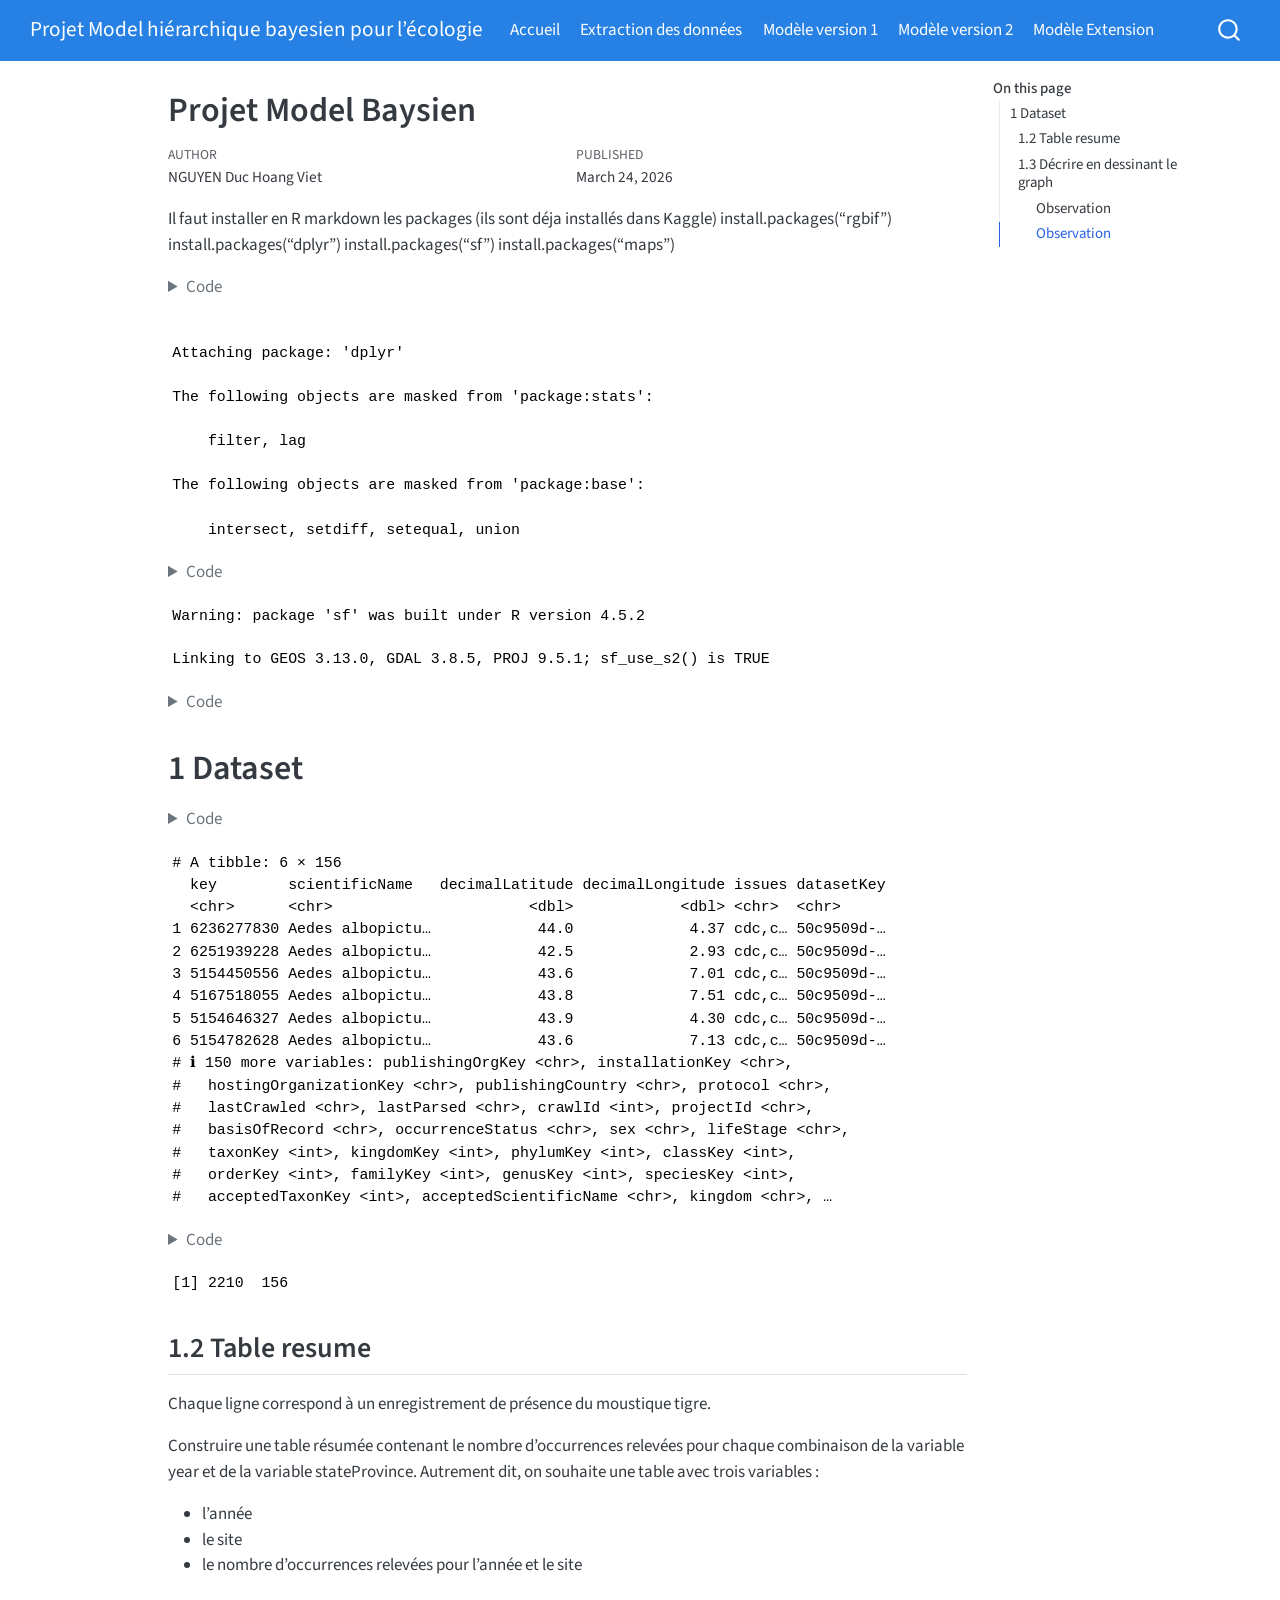
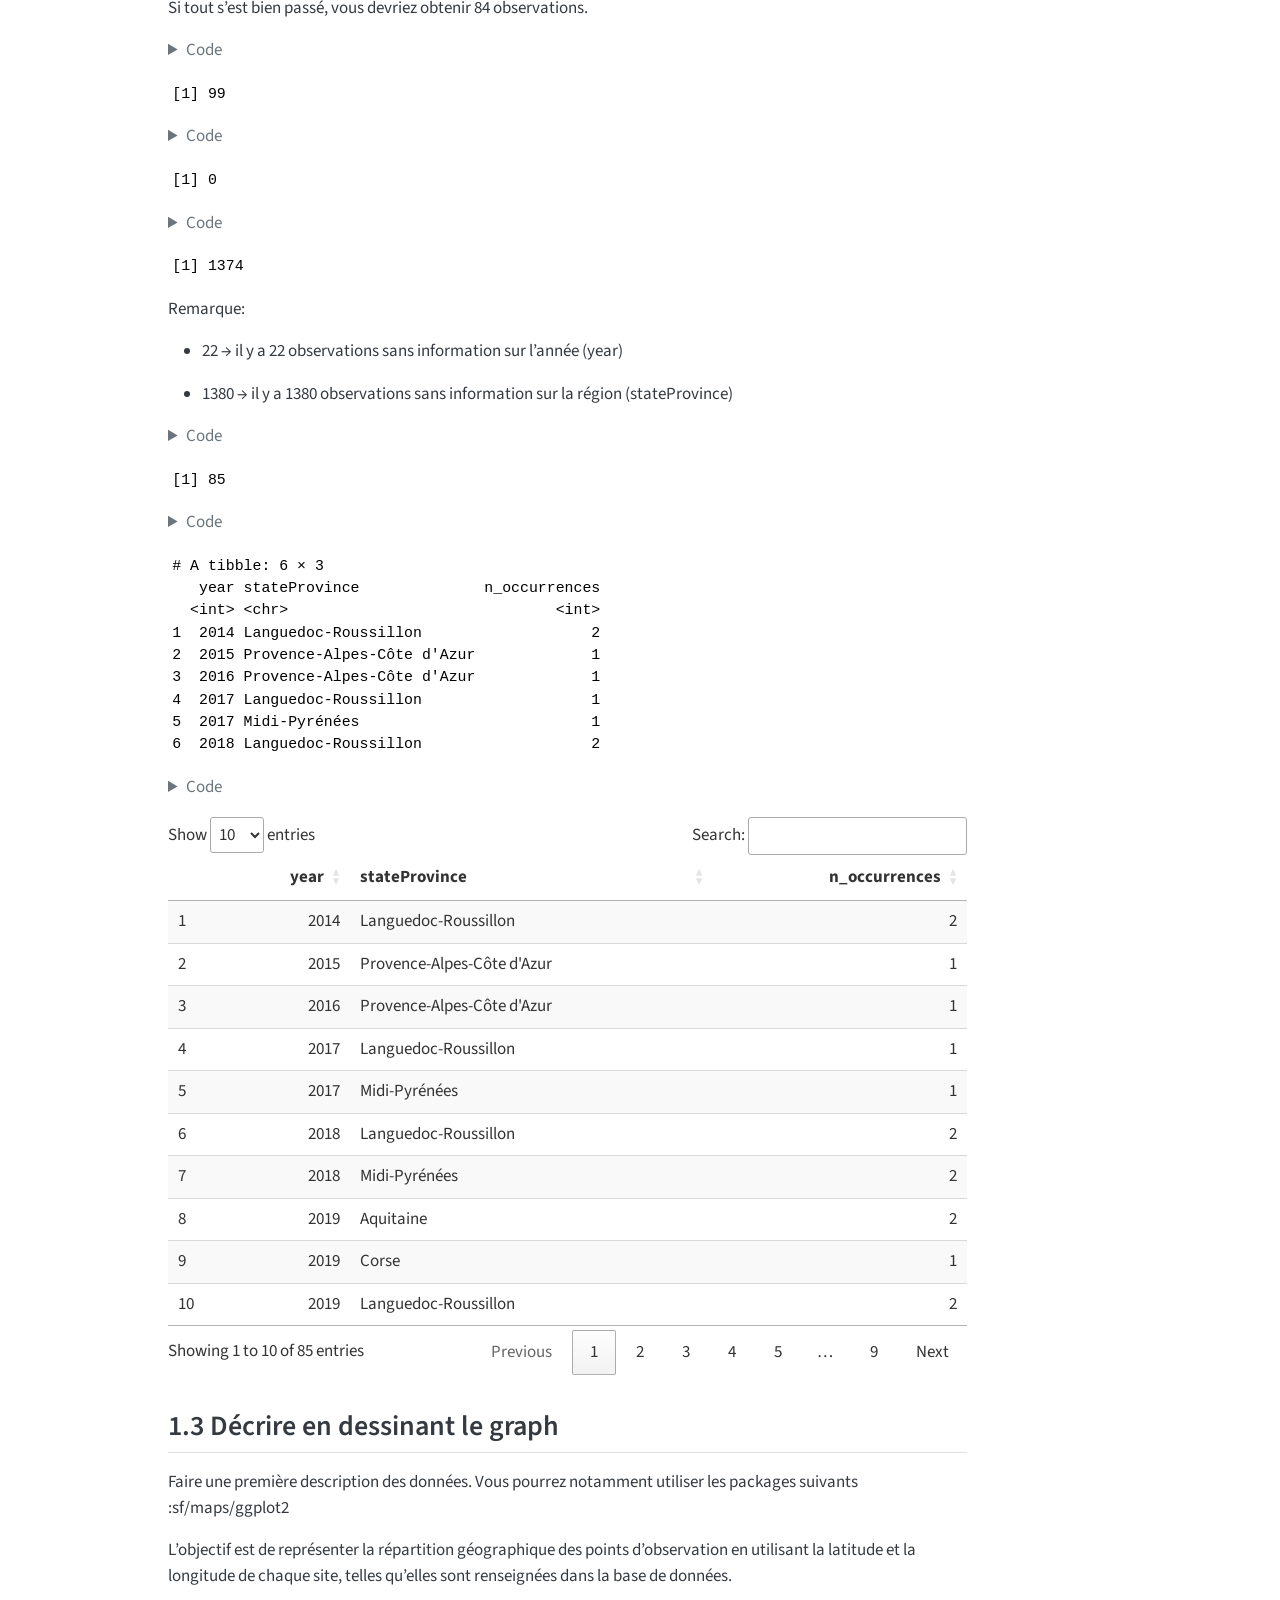
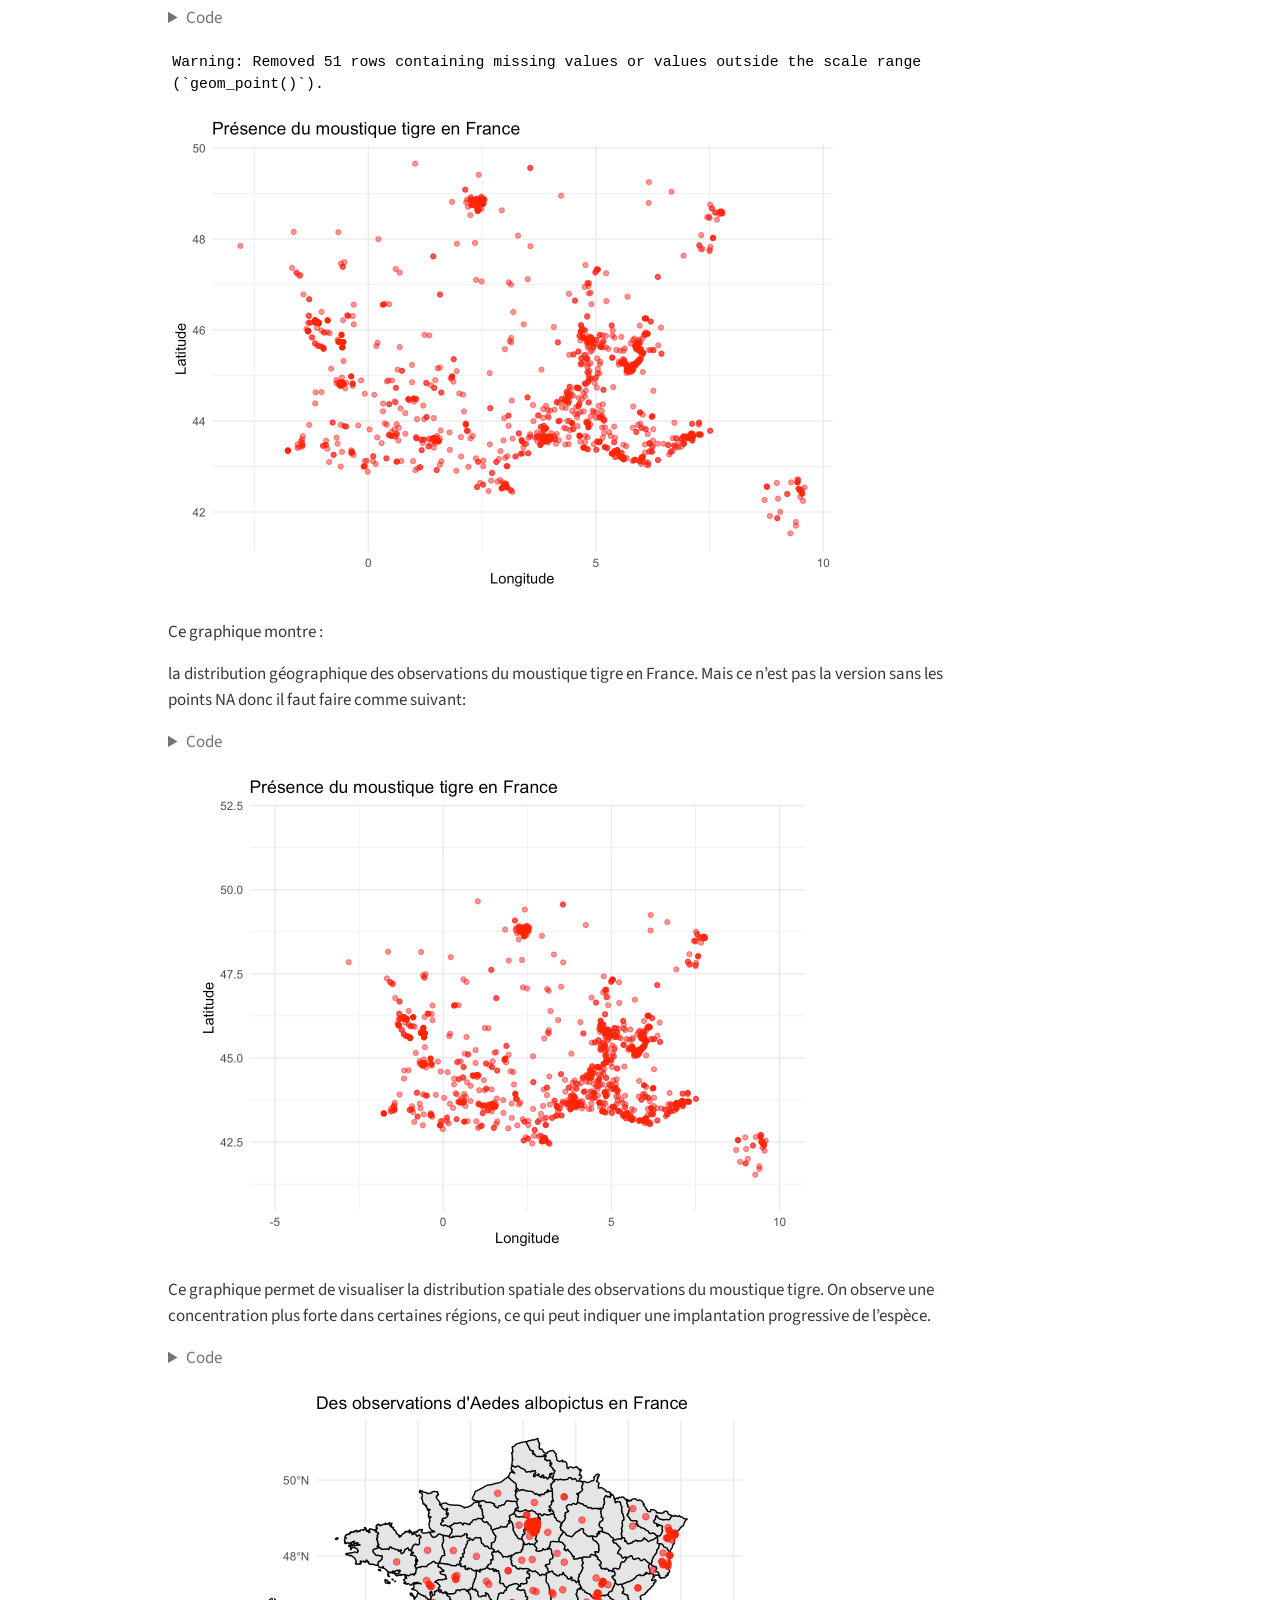
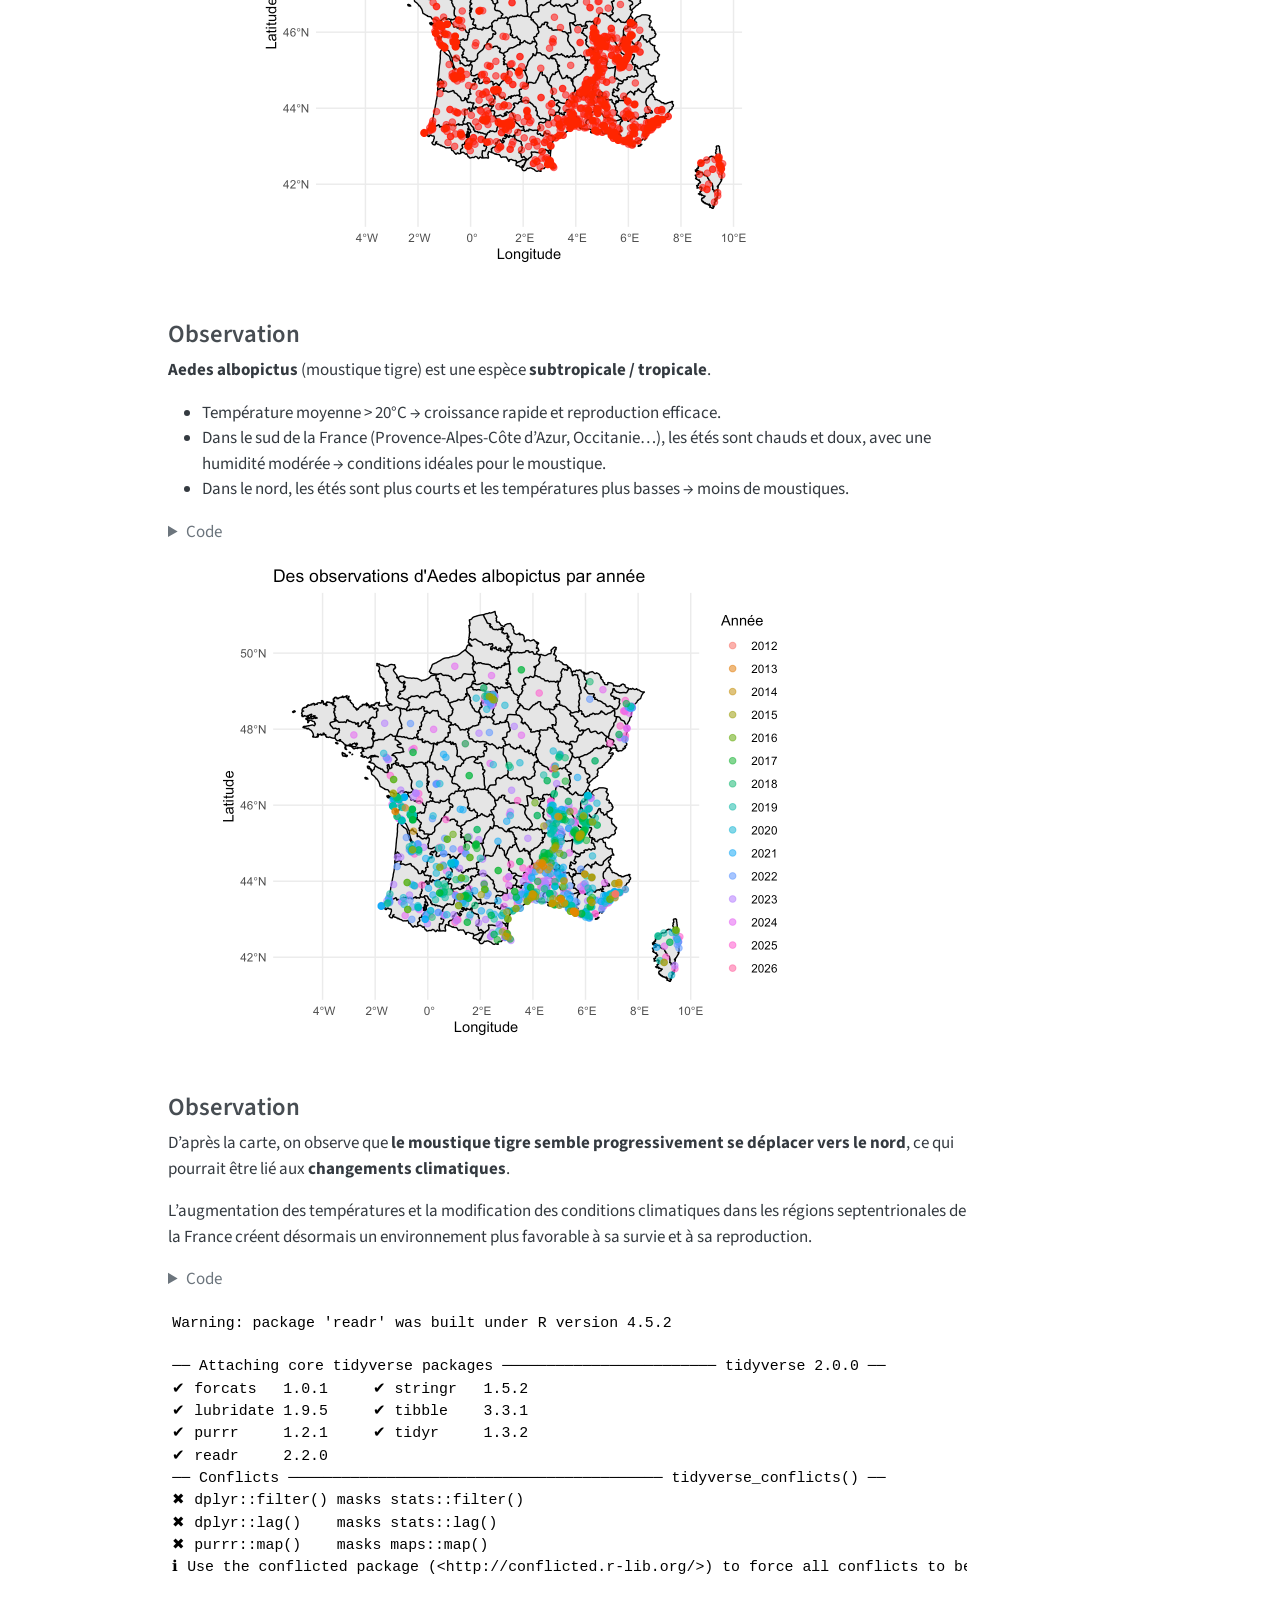
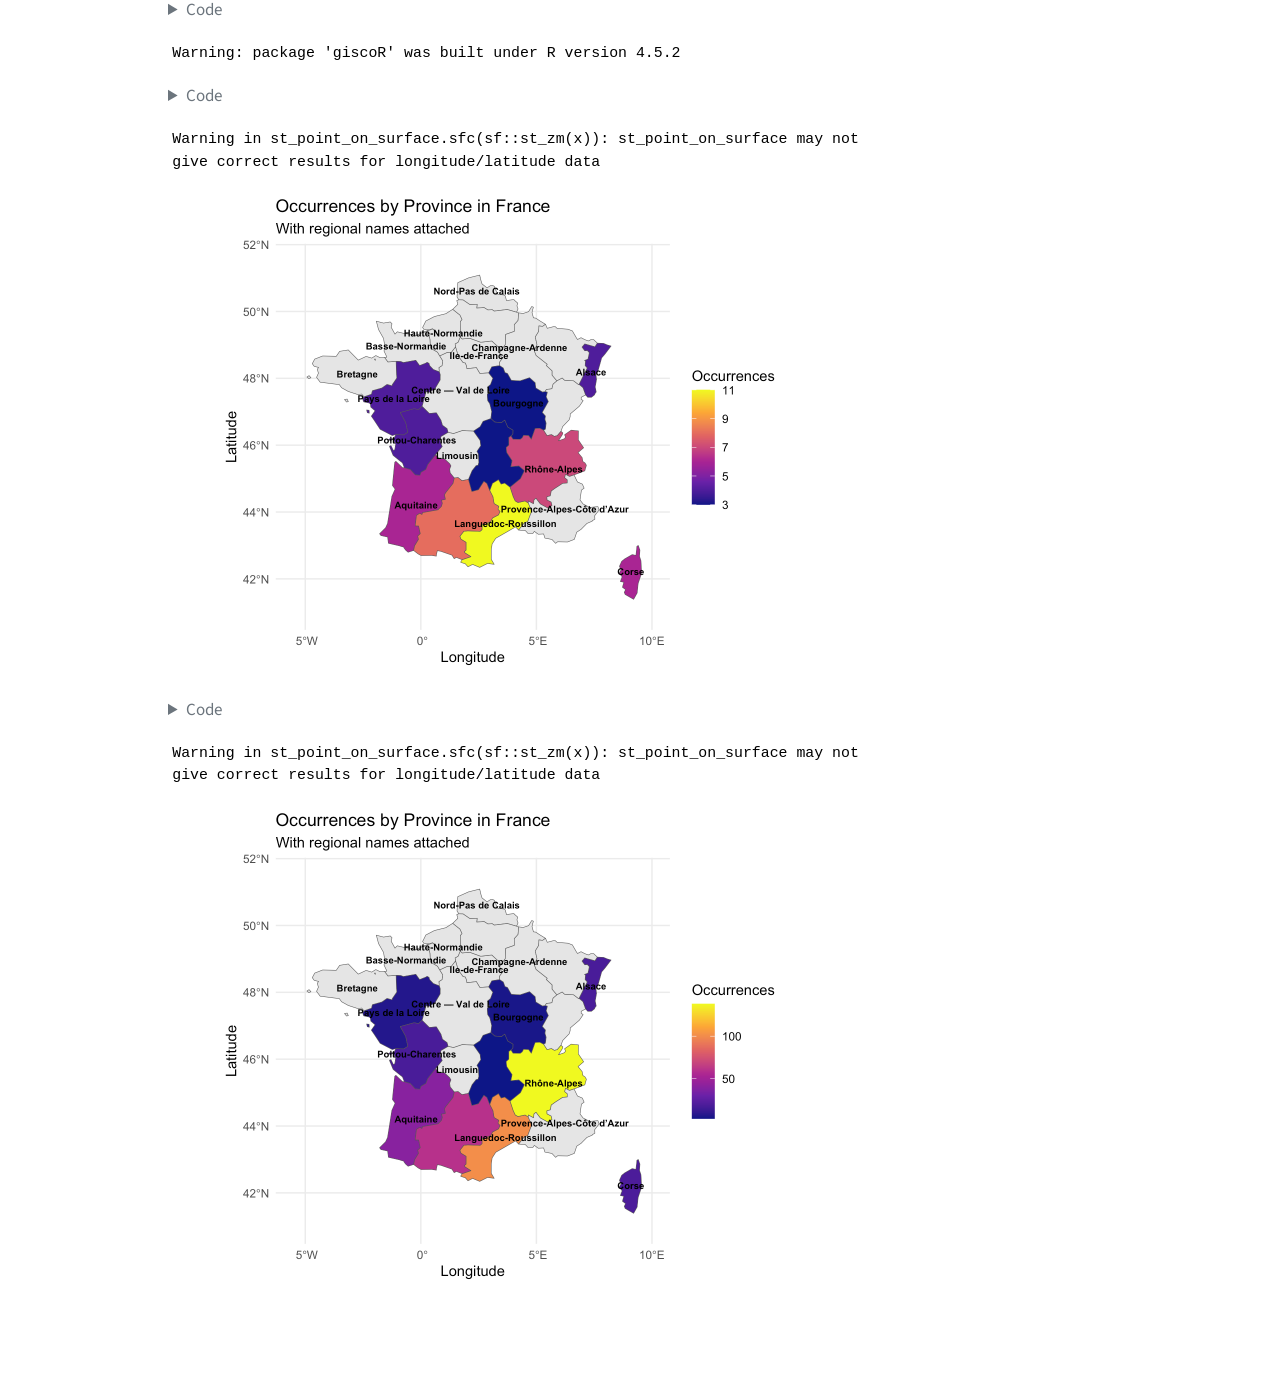
<file: docs/Projet_Modele_Baysien.html>
<!DOCTYPE html>
<html xmlns="http://www.w3.org/1999/xhtml" lang="en" xml:lang="en"><head>

<meta charset="utf-8">
<meta name="generator" content="quarto-1.7.32">

<meta name="viewport" content="width=device-width, initial-scale=1.0, user-scalable=yes">

<meta name="author" content="NGUYEN Duc Hoang Viet">
<meta name="dcterms.date" content="2026-03-24">

<title>Projet Model Baysien – Projet Model hiérarchique bayesien pour l’écologie</title>
<style>
code{white-space: pre-wrap;}
span.smallcaps{font-variant: small-caps;}
div.columns{display: flex; gap: min(4vw, 1.5em);}
div.column{flex: auto; overflow-x: auto;}
div.hanging-indent{margin-left: 1.5em; text-indent: -1.5em;}
ul.task-list{list-style: none;}
ul.task-list li input[type="checkbox"] {
  width: 0.8em;
  margin: 0 0.8em 0.2em -1em; /* quarto-specific, see https://github.com/quarto-dev/quarto-cli/issues/4556 */ 
  vertical-align: middle;
}
/* CSS for syntax highlighting */
html { -webkit-text-size-adjust: 100%; }
pre > code.sourceCode { white-space: pre; position: relative; }
pre > code.sourceCode > span { display: inline-block; line-height: 1.25; }
pre > code.sourceCode > span:empty { height: 1.2em; }
.sourceCode { overflow: visible; }
code.sourceCode > span { color: inherit; text-decoration: inherit; }
div.sourceCode { margin: 1em 0; }
pre.sourceCode { margin: 0; }
@media screen {
div.sourceCode { overflow: auto; }
}
@media print {
pre > code.sourceCode { white-space: pre-wrap; }
pre > code.sourceCode > span { text-indent: -5em; padding-left: 5em; }
}
pre.numberSource code
  { counter-reset: source-line 0; }
pre.numberSource code > span
  { position: relative; left: -4em; counter-increment: source-line; }
pre.numberSource code > span > a:first-child::before
  { content: counter(source-line);
    position: relative; left: -1em; text-align: right; vertical-align: baseline;
    border: none; display: inline-block;
    -webkit-touch-callout: none; -webkit-user-select: none;
    -khtml-user-select: none; -moz-user-select: none;
    -ms-user-select: none; user-select: none;
    padding: 0 4px; width: 4em;
  }
pre.numberSource { margin-left: 3em;  padding-left: 4px; }
div.sourceCode
  {   }
@media screen {
pre > code.sourceCode > span > a:first-child::before { text-decoration: underline; }
}
</style>


<script src="site_libs/quarto-nav/quarto-nav.js"></script>
<script src="site_libs/quarto-nav/headroom.min.js"></script>
<script src="site_libs/clipboard/clipboard.min.js"></script>
<script src="site_libs/quarto-search/autocomplete.umd.js"></script>
<script src="site_libs/quarto-search/fuse.min.js"></script>
<script src="site_libs/quarto-search/quarto-search.js"></script>
<meta name="quarto:offset" content="./">
<script src="site_libs/quarto-html/quarto.js" type="module"></script>
<script src="site_libs/quarto-html/tabsets/tabsets.js" type="module"></script>
<script src="site_libs/quarto-html/popper.min.js"></script>
<script src="site_libs/quarto-html/tippy.umd.min.js"></script>
<script src="site_libs/quarto-html/anchor.min.js"></script>
<link href="site_libs/quarto-html/tippy.css" rel="stylesheet">
<link href="site_libs/quarto-html/quarto-syntax-highlighting-37eea08aefeeee20ff55810ff984fec1.css" rel="stylesheet" id="quarto-text-highlighting-styles">
<script src="site_libs/bootstrap/bootstrap.min.js"></script>
<link href="site_libs/bootstrap/bootstrap-icons.css" rel="stylesheet">
<link href="site_libs/bootstrap/bootstrap-9344fb9851b4da3cab95007ef9d770dc.min.css" rel="stylesheet" append-hash="true" id="quarto-bootstrap" data-mode="light">
<script id="quarto-search-options" type="application/json">{
  "location": "navbar",
  "copy-button": false,
  "collapse-after": 3,
  "panel-placement": "end",
  "type": "overlay",
  "limit": 50,
  "keyboard-shortcut": [
    "f",
    "/",
    "s"
  ],
  "show-item-context": false,
  "language": {
    "search-no-results-text": "No results",
    "search-matching-documents-text": "matching documents",
    "search-copy-link-title": "Copy link to search",
    "search-hide-matches-text": "Hide additional matches",
    "search-more-match-text": "more match in this document",
    "search-more-matches-text": "more matches in this document",
    "search-clear-button-title": "Clear",
    "search-text-placeholder": "",
    "search-detached-cancel-button-title": "Cancel",
    "search-submit-button-title": "Submit",
    "search-label": "Search"
  }
}</script>
<link href="site_libs/htmltools-fill-0.5.8.1/fill.css" rel="stylesheet">
<script src="site_libs/htmlwidgets-1.6.4/htmlwidgets.js"></script>
<link href="site_libs/datatables-css-0.0.0/datatables-crosstalk.css" rel="stylesheet">
<script src="site_libs/datatables-binding-0.34.0/datatables.js"></script>
<script src="site_libs/jquery-3.6.0/jquery-3.6.0.min.js"></script>
<link href="site_libs/dt-core-1.13.6/css/jquery.dataTables.min.css" rel="stylesheet">
<link href="site_libs/dt-core-1.13.6/css/jquery.dataTables.extra.css" rel="stylesheet">
<script src="site_libs/dt-core-1.13.6/js/jquery.dataTables.min.js"></script>
<link href="site_libs/crosstalk-1.2.2/css/crosstalk.min.css" rel="stylesheet">
<script src="site_libs/crosstalk-1.2.2/js/crosstalk.min.js"></script>


</head>

<body class="nav-fixed quarto-light">

<div id="quarto-search-results"></div>
  <header id="quarto-header" class="headroom fixed-top">
    <nav class="navbar navbar-expand-lg " data-bs-theme="dark">
      <div class="navbar-container container-fluid">
      <div class="navbar-brand-container mx-auto">
    <a class="navbar-brand" href="./index.html">
    <span class="navbar-title">Projet Model hiérarchique bayesien pour l’écologie</span>
    </a>
  </div>
            <div id="quarto-search" class="" title="Search"></div>
          <button class="navbar-toggler" type="button" data-bs-toggle="collapse" data-bs-target="#navbarCollapse" aria-controls="navbarCollapse" role="menu" aria-expanded="false" aria-label="Toggle navigation" onclick="if (window.quartoToggleHeadroom) { window.quartoToggleHeadroom(); }">
  <span class="navbar-toggler-icon"></span>
</button>
          <div class="collapse navbar-collapse" id="navbarCollapse">
            <ul class="navbar-nav navbar-nav-scroll me-auto">
  <li class="nav-item">
    <a class="nav-link" href="./index.html"> 
<span class="menu-text">Accueil</span></a>
  </li>  
  <li class="nav-item">
    <a class="nav-link" href="./Part1.html"> 
<span class="menu-text">Extraction des données</span></a>
  </li>  
  <li class="nav-item">
    <a class="nav-link" href="./Part2_1.html"> 
<span class="menu-text">Modèle version 1</span></a>
  </li>  
  <li class="nav-item">
    <a class="nav-link" href="./Part2_2.html"> 
<span class="menu-text">Modèle version 2</span></a>
  </li>  
  <li class="nav-item">
    <a class="nav-link" href="./Part3.html"> 
<span class="menu-text">Modèle Extension</span></a>
  </li>  
</ul>
          </div> <!-- /navcollapse -->
            <div class="quarto-navbar-tools">
</div>
      </div> <!-- /container-fluid -->
    </nav>
</header>
<!-- content -->
<div id="quarto-content" class="quarto-container page-columns page-rows-contents page-layout-article page-navbar">
<!-- sidebar -->
<!-- margin-sidebar -->
    <div id="quarto-margin-sidebar" class="sidebar margin-sidebar">
        <nav id="TOC" role="doc-toc" class="toc-active">
    <h2 id="toc-title">On this page</h2>
   
  <ul>
  <li><a href="#dataset" id="toc-dataset" class="nav-link active" data-scroll-target="#dataset">1 Dataset</a>
  <ul class="collapse">
  <li><a href="#table-resume" id="toc-table-resume" class="nav-link" data-scroll-target="#table-resume">1.2 Table resume</a></li>
  <li><a href="#décrire-en-dessinant-le-graph" id="toc-décrire-en-dessinant-le-graph" class="nav-link" data-scroll-target="#décrire-en-dessinant-le-graph">1.3 Décrire en dessinant le graph</a>
  <ul class="collapse">
  <li><a href="#observation" id="toc-observation" class="nav-link" data-scroll-target="#observation">Observation</a></li>
  <li><a href="#observation-1" id="toc-observation-1" class="nav-link" data-scroll-target="#observation-1">Observation</a></li>
  </ul></li>
  </ul></li>
  </ul>
</nav>
    </div>
<!-- main -->
<main class="content" id="quarto-document-content">

<header id="title-block-header" class="quarto-title-block default">
<div class="quarto-title">
<h1 class="title">Projet Model Baysien</h1>
</div>



<div class="quarto-title-meta">

    <div>
    <div class="quarto-title-meta-heading">Author</div>
    <div class="quarto-title-meta-contents">
             <p>NGUYEN Duc Hoang Viet </p>
          </div>
  </div>
    
    <div>
    <div class="quarto-title-meta-heading">Published</div>
    <div class="quarto-title-meta-contents">
      <p class="date">March 24, 2026</p>
    </div>
  </div>
  
    
  </div>
  


</header>


<p>Il faut installer en R markdown les packages (ils sont déja installés dans Kaggle) install.packages(“rgbif”) install.packages(“dplyr”) install.packages(“sf”) install.packages(“maps”)</p>
<div class="cell">
<details class="code-fold">
<summary>Code</summary>
<div class="sourceCode cell-code" id="cb1"><pre class="sourceCode r code-with-copy"><code class="sourceCode r"><span id="cb1-1"><a href="#cb1-1" aria-hidden="true" tabindex="-1"></a><span class="fu">library</span>(rgbif)</span>
<span id="cb1-2"><a href="#cb1-2" aria-hidden="true" tabindex="-1"></a><span class="fu">library</span>(dplyr)</span></code><button title="Copy to Clipboard" class="code-copy-button"><i class="bi"></i></button></pre></div>
</details>
<div class="cell-output cell-output-stderr">
<pre><code>
Attaching package: 'dplyr'</code></pre>
</div>
<div class="cell-output cell-output-stderr">
<pre><code>The following objects are masked from 'package:stats':

    filter, lag</code></pre>
</div>
<div class="cell-output cell-output-stderr">
<pre><code>The following objects are masked from 'package:base':

    intersect, setdiff, setequal, union</code></pre>
</div>
<details class="code-fold">
<summary>Code</summary>
<div class="sourceCode cell-code" id="cb5"><pre class="sourceCode r code-with-copy"><code class="sourceCode r"><span id="cb5-1"><a href="#cb5-1" aria-hidden="true" tabindex="-1"></a><span class="fu">library</span>(sf)</span></code><button title="Copy to Clipboard" class="code-copy-button"><i class="bi"></i></button></pre></div>
</details>
<div class="cell-output cell-output-stderr">
<pre><code>Warning: package 'sf' was built under R version 4.5.2</code></pre>
</div>
<div class="cell-output cell-output-stderr">
<pre><code>Linking to GEOS 3.13.0, GDAL 3.8.5, PROJ 9.5.1; sf_use_s2() is TRUE</code></pre>
</div>
<details class="code-fold">
<summary>Code</summary>
<div class="sourceCode cell-code" id="cb8"><pre class="sourceCode r code-with-copy"><code class="sourceCode r"><span id="cb8-1"><a href="#cb8-1" aria-hidden="true" tabindex="-1"></a><span class="fu">library</span>(maps)</span></code><button title="Copy to Clipboard" class="code-copy-button"><i class="bi"></i></button></pre></div>
</details>
</div>
<section id="dataset" class="level1">
<h1>1 Dataset</h1>
<div class="cell">
<details class="code-fold">
<summary>Code</summary>
<div class="sourceCode cell-code" id="cb9"><pre class="sourceCode r code-with-copy"><code class="sourceCode r"><span id="cb9-1"><a href="#cb9-1" aria-hidden="true" tabindex="-1"></a>tigre_moustique_data <span class="ot">&lt;-</span> <span class="fu">occ_search</span>(</span>
<span id="cb9-2"><a href="#cb9-2" aria-hidden="true" tabindex="-1"></a>  <span class="at">scientificName =</span> <span class="st">"Aedes albopictus"</span>,</span>
<span id="cb9-3"><a href="#cb9-3" aria-hidden="true" tabindex="-1"></a>  <span class="at">country =</span> <span class="st">"FR"</span>,</span>
<span id="cb9-4"><a href="#cb9-4" aria-hidden="true" tabindex="-1"></a>  <span class="at">limit =</span> <span class="dv">2210</span>,</span>
<span id="cb9-5"><a href="#cb9-5" aria-hidden="true" tabindex="-1"></a>)<span class="sc">$</span>data</span>
<span id="cb9-6"><a href="#cb9-6" aria-hidden="true" tabindex="-1"></a></span>
<span id="cb9-7"><a href="#cb9-7" aria-hidden="true" tabindex="-1"></a><span class="fu">head</span>(tigre_moustique_data)</span></code><button title="Copy to Clipboard" class="code-copy-button"><i class="bi"></i></button></pre></div>
</details>
<div class="cell-output cell-output-stdout">
<pre><code># A tibble: 6 × 156
  key        scientificName   decimalLatitude decimalLongitude issues datasetKey
  &lt;chr&gt;      &lt;chr&gt;                      &lt;dbl&gt;            &lt;dbl&gt; &lt;chr&gt;  &lt;chr&gt;     
1 6236277830 Aedes albopictu…            44.0             4.37 cdc,c… 50c9509d-…
2 6251939228 Aedes albopictu…            42.5             2.93 cdc,c… 50c9509d-…
3 5154450556 Aedes albopictu…            43.6             7.01 cdc,c… 50c9509d-…
4 5167518055 Aedes albopictu…            43.8             7.51 cdc,c… 50c9509d-…
5 5154646327 Aedes albopictu…            43.9             4.30 cdc,c… 50c9509d-…
6 5154782628 Aedes albopictu…            43.6             7.13 cdc,c… 50c9509d-…
# ℹ 150 more variables: publishingOrgKey &lt;chr&gt;, installationKey &lt;chr&gt;,
#   hostingOrganizationKey &lt;chr&gt;, publishingCountry &lt;chr&gt;, protocol &lt;chr&gt;,
#   lastCrawled &lt;chr&gt;, lastParsed &lt;chr&gt;, crawlId &lt;int&gt;, projectId &lt;chr&gt;,
#   basisOfRecord &lt;chr&gt;, occurrenceStatus &lt;chr&gt;, sex &lt;chr&gt;, lifeStage &lt;chr&gt;,
#   taxonKey &lt;int&gt;, kingdomKey &lt;int&gt;, phylumKey &lt;int&gt;, classKey &lt;int&gt;,
#   orderKey &lt;int&gt;, familyKey &lt;int&gt;, genusKey &lt;int&gt;, speciesKey &lt;int&gt;,
#   acceptedTaxonKey &lt;int&gt;, acceptedScientificName &lt;chr&gt;, kingdom &lt;chr&gt;, …</code></pre>
</div>
</div>
<div class="cell">
<details class="code-fold">
<summary>Code</summary>
<div class="sourceCode cell-code" id="cb11"><pre class="sourceCode r code-with-copy"><code class="sourceCode r"><span id="cb11-1"><a href="#cb11-1" aria-hidden="true" tabindex="-1"></a><span class="fu">dim</span>(tigre_moustique_data)</span></code><button title="Copy to Clipboard" class="code-copy-button"><i class="bi"></i></button></pre></div>
</details>
<div class="cell-output cell-output-stdout">
<pre><code>[1] 2210  156</code></pre>
</div>
</div>
<section id="table-resume" class="level2">
<h2 class="anchored" data-anchor-id="table-resume">1.2 Table resume</h2>
<p>Chaque ligne correspond à un enregistrement de présence du moustique tigre.</p>
<p>Construire une table résumée contenant le nombre d’occurrences relevées pour chaque combinaison de la variable year et de la variable stateProvince. Autrement dit, on souhaite une table avec trois variables :</p>
<ul>
<li>l’année</li>
<li>le site</li>
<li>le nombre d’occurrences relevées pour l’année et le site</li>
</ul>
<p>Si tout s’est bien passé, vous devriez obtenir 84 observations.</p>
<div class="cell">
<details class="code-fold">
<summary>Code</summary>
<div class="sourceCode cell-code" id="cb13"><pre class="sourceCode r code-with-copy"><code class="sourceCode r"><span id="cb13-1"><a href="#cb13-1" aria-hidden="true" tabindex="-1"></a>summary_table <span class="ot">&lt;-</span> tigre_moustique_data <span class="sc">%&gt;%</span></span>
<span id="cb13-2"><a href="#cb13-2" aria-hidden="true" tabindex="-1"></a>  <span class="fu">group_by</span>(year, stateProvince) <span class="sc">%&gt;%</span></span>
<span id="cb13-3"><a href="#cb13-3" aria-hidden="true" tabindex="-1"></a>  <span class="fu">summarise</span>(<span class="at">n_occurrences =</span> <span class="fu">n</span>(), <span class="at">.groups =</span> <span class="st">"drop"</span>)</span>
<span id="cb13-4"><a href="#cb13-4" aria-hidden="true" tabindex="-1"></a></span>
<span id="cb13-5"><a href="#cb13-5" aria-hidden="true" tabindex="-1"></a><span class="fu">nrow</span>(summary_table)</span></code><button title="Copy to Clipboard" class="code-copy-button"><i class="bi"></i></button></pre></div>
</details>
<div class="cell-output cell-output-stdout">
<pre><code>[1] 99</code></pre>
</div>
</div>
<div class="cell">
<details class="code-fold">
<summary>Code</summary>
<div class="sourceCode cell-code" id="cb15"><pre class="sourceCode r code-with-copy"><code class="sourceCode r"><span id="cb15-1"><a href="#cb15-1" aria-hidden="true" tabindex="-1"></a><span class="fu">sum</span>(<span class="fu">is.na</span>(tigre_moustique_data<span class="sc">$</span>year))</span></code><button title="Copy to Clipboard" class="code-copy-button"><i class="bi"></i></button></pre></div>
</details>
<div class="cell-output cell-output-stdout">
<pre><code>[1] 0</code></pre>
</div>
<details class="code-fold">
<summary>Code</summary>
<div class="sourceCode cell-code" id="cb17"><pre class="sourceCode r code-with-copy"><code class="sourceCode r"><span id="cb17-1"><a href="#cb17-1" aria-hidden="true" tabindex="-1"></a><span class="fu">sum</span>(<span class="fu">is.na</span>(tigre_moustique_data<span class="sc">$</span>stateProvince))</span></code><button title="Copy to Clipboard" class="code-copy-button"><i class="bi"></i></button></pre></div>
</details>
<div class="cell-output cell-output-stdout">
<pre><code>[1] 1374</code></pre>
</div>
</div>
<p>Remarque:</p>
<ul>
<li><p>22 → il y a 22 observations sans information sur l’année (year)</p></li>
<li><p>1380 → il y a 1380 observations sans information sur la région (stateProvince)</p></li>
</ul>
<div class="cell">
<details class="code-fold">
<summary>Code</summary>
<div class="sourceCode cell-code" id="cb19"><pre class="sourceCode r code-with-copy"><code class="sourceCode r"><span id="cb19-1"><a href="#cb19-1" aria-hidden="true" tabindex="-1"></a>summary_table <span class="ot">&lt;-</span> tigre_moustique_data <span class="sc">%&gt;%</span></span>
<span id="cb19-2"><a href="#cb19-2" aria-hidden="true" tabindex="-1"></a>  <span class="fu">filter</span>(<span class="sc">!</span><span class="fu">is.na</span>(year), <span class="sc">!</span><span class="fu">is.na</span>(stateProvince)) <span class="sc">%&gt;%</span>  <span class="co"># On supprime toutes les observations où : year est manquant ou stateProvince est manquant</span></span>
<span id="cb19-3"><a href="#cb19-3" aria-hidden="true" tabindex="-1"></a>  <span class="fu">group_by</span>(year, stateProvince) <span class="sc">%&gt;%</span>                <span class="co"># On regroupe les données par année et par région. </span></span>
<span id="cb19-4"><a href="#cb19-4" aria-hidden="true" tabindex="-1"></a>  <span class="fu">summarise</span>(<span class="at">n_occurrences =</span> <span class="fu">n</span>(), <span class="at">.groups =</span> <span class="st">"drop"</span>) <span class="co"># Pour chaque couple (année, région) on compte le nombre d’observations.</span></span>
<span id="cb19-5"><a href="#cb19-5" aria-hidden="true" tabindex="-1"></a></span>
<span id="cb19-6"><a href="#cb19-6" aria-hidden="true" tabindex="-1"></a><span class="fu">nrow</span>(summary_table)</span></code><button title="Copy to Clipboard" class="code-copy-button"><i class="bi"></i></button></pre></div>
</details>
<div class="cell-output cell-output-stdout">
<pre><code>[1] 85</code></pre>
</div>
</div>
<div class="cell">
<details class="code-fold">
<summary>Code</summary>
<div class="sourceCode cell-code" id="cb21"><pre class="sourceCode r code-with-copy"><code class="sourceCode r"><span id="cb21-1"><a href="#cb21-1" aria-hidden="true" tabindex="-1"></a><span class="fu">head</span>(summary_table)</span></code><button title="Copy to Clipboard" class="code-copy-button"><i class="bi"></i></button></pre></div>
</details>
<div class="cell-output cell-output-stdout">
<pre><code># A tibble: 6 × 3
   year stateProvince              n_occurrences
  &lt;int&gt; &lt;chr&gt;                              &lt;int&gt;
1  2014 Languedoc-Roussillon                   2
2  2015 Provence-Alpes-Côte d'Azur             1
3  2016 Provence-Alpes-Côte d'Azur             1
4  2017 Languedoc-Roussillon                   1
5  2017 Midi-Pyrénées                          1
6  2018 Languedoc-Roussillon                   2</code></pre>
</div>
</div>
<div class="cell">
<details class="code-fold">
<summary>Code</summary>
<div class="sourceCode cell-code" id="cb23"><pre class="sourceCode r code-with-copy"><code class="sourceCode r"><span id="cb23-1"><a href="#cb23-1" aria-hidden="true" tabindex="-1"></a><span class="co"># une autre maniere pour afficher la table </span></span>
<span id="cb23-2"><a href="#cb23-2" aria-hidden="true" tabindex="-1"></a><span class="fu">library</span>(DT)</span>
<span id="cb23-3"><a href="#cb23-3" aria-hidden="true" tabindex="-1"></a><span class="fu">datatable</span>(summary_table)</span></code><button title="Copy to Clipboard" class="code-copy-button"><i class="bi"></i></button></pre></div>
</details>
<div class="cell-output-display">
<div class="datatables html-widget html-fill-item" id="htmlwidget-63ff2412cf3c4f7472ce" style="width:100%;height:auto;"></div>
<script type="application/json" data-for="htmlwidget-63ff2412cf3c4f7472ce">{"x":{"filter":"none","vertical":false,"data":[["1","2","3","4","5","6","7","8","9","10","11","12","13","14","15","16","17","18","19","20","21","22","23","24","25","26","27","28","29","30","31","32","33","34","35","36","37","38","39","40","41","42","43","44","45","46","47","48","49","50","51","52","53","54","55","56","57","58","59","60","61","62","63","64","65","66","67","68","69","70","71","72","73","74","75","76","77","78","79","80","81","82","83","84","85"],[2014,2015,2016,2017,2017,2018,2018,2019,2019,2019,2019,2019,2020,2020,2020,2020,2020,2020,2021,2021,2021,2021,2021,2021,2021,2021,2022,2022,2022,2022,2022,2022,2022,2022,2022,2022,2022,2023,2023,2023,2023,2023,2023,2023,2023,2023,2023,2023,2023,2023,2023,2024,2024,2024,2024,2024,2024,2024,2024,2024,2024,2024,2024,2024,2024,2025,2025,2025,2025,2025,2025,2025,2025,2025,2025,2025,2025,2025,2025,2025,2025,2025,2025,2025,2026],["Languedoc-Roussillon","Provence-Alpes-Côte d'Azur","Provence-Alpes-Côte d'Azur","Languedoc-Roussillon","Midi-Pyrénées","Languedoc-Roussillon","Midi-Pyrénées","Aquitaine","Corse","Languedoc-Roussillon","Provence-Alpes-Côte d'Azur","Rhône-Alpes","Aquitaine","Corse","Languedoc-Roussillon","Midi-Pyrénées","Provence-Alpes-Côte d'Azur","Rhône-Alpes","Alsace","Languedoc-Roussillon","Midi-Pyrénées","Occitanie","Provence-Alpes-Côte d'Azur","Pyrénées-Atlantiques (64)","Rhône (69)","Rhône-Alpes","Alsace","Aquitaine","Corse","Languedoc-Roussillon","Midi-Pyrénées","Occitanie","Pays de la Loire","Poitou-Charentes","Provence-Alpes-Côte d'Azur","Rhône-Alpes","Île-de-France","Aquitaine","Auvergne","Bourgogne","Centre","Corse","Dordogne (24)","Languedoc-Roussillon","Midi-Pyrénées","Occitanie","Pays de la Loire","Poitou-Charentes","Provence-Alpes-Côte d'Azur","Rhône-Alpes","Île-de-France","Alsace","Aquitaine","Auvergne","Bourgogne","Centre","Corse","Languedoc-Roussillon","Midi-Pyrénées","Occitanie","Pays de la Loire","Poitou-Charentes","Provence-Alpes-Côte d'Azur","Rhône-Alpes","Île-de-France","Alsace","Aquitaine","Ardèche (07)","Auvergne","Bourgogne","Corrèze (19)","Corse","Côte-d'Or (21)","Dordogne (24)","Languedoc-Roussillon","Lot (46)","Midi-Pyrénées","Pays de la Loire","Poitou-Charentes","Provence-Alpes-Côte d'Azur","Rhône-Alpes","Savoie (73)","Vaucluse (84)","Île-de-France","Languedoc-Roussillon"],[2,1,1,1,1,2,2,2,1,2,6,6,5,2,6,15,14,21,1,11,4,1,10,1,1,13,4,16,4,16,6,3,1,2,24,16,3,4,1,3,1,2,1,19,11,252,2,8,20,35,17,6,4,1,1,1,3,21,6,7,1,4,14,24,8,7,9,2,1,1,1,7,1,1,19,1,15,3,4,24,23,1,1,9,2]],"container":"<table class=\"display\">\n  <thead>\n    <tr>\n      <th> <\/th>\n      <th>year<\/th>\n      <th>stateProvince<\/th>\n      <th>n_occurrences<\/th>\n    <\/tr>\n  <\/thead>\n<\/table>","options":{"columnDefs":[{"className":"dt-right","targets":[1,3]},{"orderable":false,"targets":0},{"name":" ","targets":0},{"name":"year","targets":1},{"name":"stateProvince","targets":2},{"name":"n_occurrences","targets":3}],"order":[],"autoWidth":false,"orderClasses":false}},"evals":[],"jsHooks":[]}</script>
</div>
</div>
</section>
<section id="décrire-en-dessinant-le-graph" class="level2">
<h2 class="anchored" data-anchor-id="décrire-en-dessinant-le-graph">1.3 Décrire en dessinant le graph</h2>
<p>Faire une première description des données. Vous pourrez notamment utiliser les packages suivants :sf/maps/ggplot2</p>
<p>L’objectif est de représenter la répartition géographique des points d’observation en utilisant la latitude et la longitude de chaque site, telles qu’elles sont renseignées dans la base de données.</p>
<div class="cell">
<details class="code-fold">
<summary>Code</summary>
<div class="sourceCode cell-code" id="cb24"><pre class="sourceCode r code-with-copy"><code class="sourceCode r"><span id="cb24-1"><a href="#cb24-1" aria-hidden="true" tabindex="-1"></a><span class="fu">library</span>(ggplot2)</span>
<span id="cb24-2"><a href="#cb24-2" aria-hidden="true" tabindex="-1"></a><span class="fu">options</span>(<span class="at">repr.plot.width =</span> <span class="dv">12</span>, <span class="at">repr.plot.height =</span> <span class="dv">8</span>)</span>
<span id="cb24-3"><a href="#cb24-3" aria-hidden="true" tabindex="-1"></a><span class="fu">ggplot</span>(tigre_moustique_data, <span class="fu">aes</span>(<span class="at">x =</span> decimalLongitude, <span class="at">y =</span> decimalLatitude)) <span class="sc">+</span></span>
<span id="cb24-4"><a href="#cb24-4" aria-hidden="true" tabindex="-1"></a>  <span class="fu">geom_point</span>(<span class="at">alpha =</span> <span class="fl">0.5</span>, <span class="at">color =</span> <span class="st">"red"</span>) <span class="sc">+</span></span>
<span id="cb24-5"><a href="#cb24-5" aria-hidden="true" tabindex="-1"></a>  <span class="fu">coord_fixed</span>() <span class="sc">+</span></span>
<span id="cb24-6"><a href="#cb24-6" aria-hidden="true" tabindex="-1"></a>  <span class="fu">theme_minimal</span>() <span class="sc">+</span></span>
<span id="cb24-7"><a href="#cb24-7" aria-hidden="true" tabindex="-1"></a>  <span class="fu">labs</span>(<span class="at">title =</span> <span class="st">"Présence du moustique tigre en France"</span>,</span>
<span id="cb24-8"><a href="#cb24-8" aria-hidden="true" tabindex="-1"></a>       <span class="at">x =</span> <span class="st">"Longitude"</span>,</span>
<span id="cb24-9"><a href="#cb24-9" aria-hidden="true" tabindex="-1"></a>       <span class="at">y =</span> <span class="st">"Latitude"</span>)</span></code><button title="Copy to Clipboard" class="code-copy-button"><i class="bi"></i></button></pre></div>
</details>
<div class="cell-output cell-output-stderr">
<pre><code>Warning: Removed 51 rows containing missing values or values outside the scale range
(`geom_point()`).</code></pre>
</div>
<div class="cell-output-display">
<div>
<figure class="figure">
<p><img src="Projet_Modele_Baysien_files/figure-html/unnamed-chunk-9-1.png" class="img-fluid figure-img" width="672"></p>
</figure>
</div>
</div>
</div>
<p>Ce graphique montre :</p>
<p>la distribution géographique des observations du moustique tigre en France. Mais ce n’est pas la version sans les points NA donc il faut faire comme suivant:</p>
<div class="cell">
<details class="code-fold">
<summary>Code</summary>
<div class="sourceCode cell-code" id="cb26"><pre class="sourceCode r code-with-copy"><code class="sourceCode r"><span id="cb26-1"><a href="#cb26-1" aria-hidden="true" tabindex="-1"></a><span class="fu">options</span>(<span class="at">repr.plot.width =</span> <span class="dv">12</span>, <span class="at">repr.plot.height =</span> <span class="dv">8</span>)</span>
<span id="cb26-2"><a href="#cb26-2" aria-hidden="true" tabindex="-1"></a>tigre_moustique_data <span class="sc">%&gt;%</span></span>
<span id="cb26-3"><a href="#cb26-3" aria-hidden="true" tabindex="-1"></a>  <span class="fu">filter</span>(<span class="sc">!</span><span class="fu">is.na</span>(decimalLatitude), <span class="sc">!</span><span class="fu">is.na</span>(decimalLongitude)) <span class="sc">%&gt;%</span></span>
<span id="cb26-4"><a href="#cb26-4" aria-hidden="true" tabindex="-1"></a>  <span class="fu">ggplot</span>(<span class="fu">aes</span>(<span class="at">x =</span> decimalLongitude, <span class="at">y =</span> decimalLatitude)) <span class="sc">+</span></span>
<span id="cb26-5"><a href="#cb26-5" aria-hidden="true" tabindex="-1"></a>  <span class="fu">geom_point</span>(<span class="at">alpha =</span> <span class="fl">0.5</span>, <span class="at">color =</span> <span class="st">"red"</span>) <span class="sc">+</span></span>
<span id="cb26-6"><a href="#cb26-6" aria-hidden="true" tabindex="-1"></a>  <span class="fu">coord_fixed</span>(<span class="at">xlim =</span> <span class="fu">c</span>(<span class="sc">-</span><span class="dv">5</span>, <span class="dv">10</span>), <span class="at">ylim =</span> <span class="fu">c</span>(<span class="dv">41</span>, <span class="dv">52</span>)) <span class="sc">+</span></span>
<span id="cb26-7"><a href="#cb26-7" aria-hidden="true" tabindex="-1"></a>  <span class="fu">theme_minimal</span>() <span class="sc">+</span></span>
<span id="cb26-8"><a href="#cb26-8" aria-hidden="true" tabindex="-1"></a>  <span class="fu">labs</span>(<span class="at">title =</span> <span class="st">"Présence du moustique tigre en France"</span>,</span>
<span id="cb26-9"><a href="#cb26-9" aria-hidden="true" tabindex="-1"></a>       <span class="at">x =</span> <span class="st">"Longitude"</span>,</span>
<span id="cb26-10"><a href="#cb26-10" aria-hidden="true" tabindex="-1"></a>       <span class="at">y =</span> <span class="st">"Latitude"</span>)</span></code><button title="Copy to Clipboard" class="code-copy-button"><i class="bi"></i></button></pre></div>
</details>
<div class="cell-output-display">
<div>
<figure class="figure">
<p><img src="Projet_Modele_Baysien_files/figure-html/unnamed-chunk-10-1.png" class="img-fluid figure-img" width="672"></p>
</figure>
</div>
</div>
</div>
<p>Ce graphique permet de visualiser la distribution spatiale des observations du moustique tigre. On observe une concentration plus forte dans certaines régions, ce qui peut indiquer une implantation progressive de l’espèce.</p>
<div class="cell">
<details class="code-fold">
<summary>Code</summary>
<div class="sourceCode cell-code" id="cb27"><pre class="sourceCode r code-with-copy"><code class="sourceCode r"><span id="cb27-1"><a href="#cb27-1" aria-hidden="true" tabindex="-1"></a><span class="fu">library</span>(sf)</span>
<span id="cb27-2"><a href="#cb27-2" aria-hidden="true" tabindex="-1"></a><span class="fu">library</span>(ggplot2)</span>
<span id="cb27-3"><a href="#cb27-3" aria-hidden="true" tabindex="-1"></a><span class="fu">library</span>(maps)</span>
<span id="cb27-4"><a href="#cb27-4" aria-hidden="true" tabindex="-1"></a></span>
<span id="cb27-5"><a href="#cb27-5" aria-hidden="true" tabindex="-1"></a></span>
<span id="cb27-6"><a href="#cb27-6" aria-hidden="true" tabindex="-1"></a><span class="co"># enlever les lignes qui n'ont pas de coordonne </span></span>
<span id="cb27-7"><a href="#cb27-7" aria-hidden="true" tabindex="-1"></a></span>
<span id="cb27-8"><a href="#cb27-8" aria-hidden="true" tabindex="-1"></a><span class="fu">options</span>(<span class="at">repr.plot.width =</span> <span class="dv">12</span>, <span class="at">repr.plot.height =</span> <span class="dv">8</span>)</span>
<span id="cb27-9"><a href="#cb27-9" aria-hidden="true" tabindex="-1"></a>spatial_data <span class="ot">&lt;-</span> tigre_moustique_data <span class="sc">%&gt;%</span></span>
<span id="cb27-10"><a href="#cb27-10" aria-hidden="true" tabindex="-1"></a>  <span class="fu">filter</span>(<span class="sc">!</span><span class="fu">is.na</span>(decimalLatitude), <span class="sc">!</span><span class="fu">is.na</span>(decimalLongitude))</span>
<span id="cb27-11"><a href="#cb27-11" aria-hidden="true" tabindex="-1"></a>spatial_sf <span class="ot">&lt;-</span> <span class="fu">st_as_sf</span>(</span>
<span id="cb27-12"><a href="#cb27-12" aria-hidden="true" tabindex="-1"></a>  spatial_data,</span>
<span id="cb27-13"><a href="#cb27-13" aria-hidden="true" tabindex="-1"></a>  <span class="at">coords =</span> <span class="fu">c</span>(<span class="st">"decimalLongitude"</span>, <span class="st">"decimalLatitude"</span>),</span>
<span id="cb27-14"><a href="#cb27-14" aria-hidden="true" tabindex="-1"></a>  <span class="at">crs =</span> <span class="dv">4326</span>   <span class="co"># CRS WGS84</span></span>
<span id="cb27-15"><a href="#cb27-15" aria-hidden="true" tabindex="-1"></a>)</span>
<span id="cb27-16"><a href="#cb27-16" aria-hidden="true" tabindex="-1"></a></span>
<span id="cb27-17"><a href="#cb27-17" aria-hidden="true" tabindex="-1"></a>france_map <span class="ot">&lt;-</span> <span class="fu">map_data</span>(<span class="st">"france"</span>)</span>
<span id="cb27-18"><a href="#cb27-18" aria-hidden="true" tabindex="-1"></a></span>
<span id="cb27-19"><a href="#cb27-19" aria-hidden="true" tabindex="-1"></a><span class="fu">ggplot</span>() <span class="sc">+</span></span>
<span id="cb27-20"><a href="#cb27-20" aria-hidden="true" tabindex="-1"></a>  <span class="fu">geom_polygon</span>(</span>
<span id="cb27-21"><a href="#cb27-21" aria-hidden="true" tabindex="-1"></a>    <span class="at">data =</span> france_map,</span>
<span id="cb27-22"><a href="#cb27-22" aria-hidden="true" tabindex="-1"></a>    <span class="fu">aes</span>(<span class="at">x =</span> long, <span class="at">y =</span> lat, <span class="at">group =</span> group),</span>
<span id="cb27-23"><a href="#cb27-23" aria-hidden="true" tabindex="-1"></a>    <span class="at">fill =</span> <span class="st">"gray90"</span>, <span class="at">color =</span> <span class="st">"black"</span></span>
<span id="cb27-24"><a href="#cb27-24" aria-hidden="true" tabindex="-1"></a>  ) <span class="sc">+</span></span>
<span id="cb27-25"><a href="#cb27-25" aria-hidden="true" tabindex="-1"></a>  <span class="fu">geom_sf</span>(</span>
<span id="cb27-26"><a href="#cb27-26" aria-hidden="true" tabindex="-1"></a>    <span class="at">data =</span> spatial_sf,</span>
<span id="cb27-27"><a href="#cb27-27" aria-hidden="true" tabindex="-1"></a>    <span class="at">color =</span> <span class="st">"red"</span>,</span>
<span id="cb27-28"><a href="#cb27-28" aria-hidden="true" tabindex="-1"></a>    <span class="at">size =</span> <span class="dv">2</span>,</span>
<span id="cb27-29"><a href="#cb27-29" aria-hidden="true" tabindex="-1"></a>    <span class="at">alpha =</span> <span class="fl">0.6</span></span>
<span id="cb27-30"><a href="#cb27-30" aria-hidden="true" tabindex="-1"></a>  ) <span class="sc">+</span></span>
<span id="cb27-31"><a href="#cb27-31" aria-hidden="true" tabindex="-1"></a>  <span class="fu">theme_minimal</span>() <span class="sc">+</span></span>
<span id="cb27-32"><a href="#cb27-32" aria-hidden="true" tabindex="-1"></a>  <span class="fu">labs</span>(</span>
<span id="cb27-33"><a href="#cb27-33" aria-hidden="true" tabindex="-1"></a>    <span class="at">title =</span> <span class="st">"Des observations d'Aedes albopictus en France"</span>,</span>
<span id="cb27-34"><a href="#cb27-34" aria-hidden="true" tabindex="-1"></a>    <span class="at">x =</span> <span class="st">"Longitude"</span>,</span>
<span id="cb27-35"><a href="#cb27-35" aria-hidden="true" tabindex="-1"></a>    <span class="at">y =</span> <span class="st">"Latitude"</span></span>
<span id="cb27-36"><a href="#cb27-36" aria-hidden="true" tabindex="-1"></a>  )</span></code><button title="Copy to Clipboard" class="code-copy-button"><i class="bi"></i></button></pre></div>
</details>
<div class="cell-output-display">
<div>
<figure class="figure">
<p><img src="Projet_Modele_Baysien_files/figure-html/unnamed-chunk-11-1.png" class="img-fluid figure-img" width="672"></p>
</figure>
</div>
</div>
</div>
<section id="observation" class="level3">
<h3 class="anchored" data-anchor-id="observation">Observation</h3>
<p><strong>Aedes albopictus</strong> (moustique tigre) est une espèce <strong>subtropicale / tropicale</strong>.</p>
<ul>
<li>Température moyenne &gt; 20°C → croissance rapide et reproduction efficace.<br>
</li>
<li>Dans le sud de la France (Provence-Alpes-Côte d’Azur, Occitanie…), les étés sont chauds et doux, avec une humidité modérée → conditions idéales pour le moustique.<br>
</li>
<li>Dans le nord, les étés sont plus courts et les températures plus basses → moins de moustiques.</li>
</ul>
<div class="cell">
<details class="code-fold">
<summary>Code</summary>
<div class="sourceCode cell-code" id="cb28"><pre class="sourceCode r code-with-copy"><code class="sourceCode r"><span id="cb28-1"><a href="#cb28-1" aria-hidden="true" tabindex="-1"></a><span class="co"># Par année</span></span>
<span id="cb28-2"><a href="#cb28-2" aria-hidden="true" tabindex="-1"></a><span class="fu">options</span>(<span class="at">repr.plot.width =</span> <span class="dv">12</span>, <span class="at">repr.plot.height =</span> <span class="dv">8</span>)</span>
<span id="cb28-3"><a href="#cb28-3" aria-hidden="true" tabindex="-1"></a><span class="fu">ggplot</span>() <span class="sc">+</span></span>
<span id="cb28-4"><a href="#cb28-4" aria-hidden="true" tabindex="-1"></a>  <span class="fu">geom_polygon</span>(</span>
<span id="cb28-5"><a href="#cb28-5" aria-hidden="true" tabindex="-1"></a>    <span class="at">data =</span> france_map,</span>
<span id="cb28-6"><a href="#cb28-6" aria-hidden="true" tabindex="-1"></a>    <span class="fu">aes</span>(<span class="at">x =</span> long, <span class="at">y =</span> lat, <span class="at">group =</span> group),</span>
<span id="cb28-7"><a href="#cb28-7" aria-hidden="true" tabindex="-1"></a>    <span class="at">fill =</span> <span class="st">"gray90"</span>, <span class="at">color =</span> <span class="st">"black"</span></span>
<span id="cb28-8"><a href="#cb28-8" aria-hidden="true" tabindex="-1"></a>  ) <span class="sc">+</span></span>
<span id="cb28-9"><a href="#cb28-9" aria-hidden="true" tabindex="-1"></a>  <span class="fu">geom_sf</span>(</span>
<span id="cb28-10"><a href="#cb28-10" aria-hidden="true" tabindex="-1"></a>    <span class="at">data =</span> spatial_sf,</span>
<span id="cb28-11"><a href="#cb28-11" aria-hidden="true" tabindex="-1"></a>    <span class="fu">aes</span>(<span class="at">color =</span> <span class="fu">factor</span>(year)),</span>
<span id="cb28-12"><a href="#cb28-12" aria-hidden="true" tabindex="-1"></a>    <span class="at">size =</span> <span class="dv">2</span>,</span>
<span id="cb28-13"><a href="#cb28-13" aria-hidden="true" tabindex="-1"></a>    <span class="at">alpha =</span> <span class="fl">0.6</span></span>
<span id="cb28-14"><a href="#cb28-14" aria-hidden="true" tabindex="-1"></a>  ) <span class="sc">+</span></span>
<span id="cb28-15"><a href="#cb28-15" aria-hidden="true" tabindex="-1"></a>  <span class="fu">theme_minimal</span>() <span class="sc">+</span></span>
<span id="cb28-16"><a href="#cb28-16" aria-hidden="true" tabindex="-1"></a>  <span class="fu">labs</span>(</span>
<span id="cb28-17"><a href="#cb28-17" aria-hidden="true" tabindex="-1"></a>    <span class="at">title =</span> <span class="st">"Des observations d'Aedes albopictus par année"</span>,</span>
<span id="cb28-18"><a href="#cb28-18" aria-hidden="true" tabindex="-1"></a>    <span class="at">color =</span> <span class="st">"Année"</span>,</span>
<span id="cb28-19"><a href="#cb28-19" aria-hidden="true" tabindex="-1"></a>    <span class="at">x =</span> <span class="st">"Longitude"</span>,</span>
<span id="cb28-20"><a href="#cb28-20" aria-hidden="true" tabindex="-1"></a>    <span class="at">y =</span> <span class="st">"Latitude"</span></span>
<span id="cb28-21"><a href="#cb28-21" aria-hidden="true" tabindex="-1"></a>  )</span></code><button title="Copy to Clipboard" class="code-copy-button"><i class="bi"></i></button></pre></div>
</details>
<div class="cell-output-display">
<div>
<figure class="figure">
<p><img src="Projet_Modele_Baysien_files/figure-html/unnamed-chunk-12-1.png" class="img-fluid figure-img" width="672"></p>
</figure>
</div>
</div>
</div>
</section>
<section id="observation-1" class="level3">
<h3 class="anchored" data-anchor-id="observation-1">Observation</h3>
<p>D’après la carte, on observe que <strong>le moustique tigre semble progressivement se déplacer vers le nord</strong>, ce qui pourrait être lié aux <strong>changements climatiques</strong>.</p>
<p>L’augmentation des températures et la modification des conditions climatiques dans les régions septentrionales de la France créent désormais un environnement plus favorable à sa survie et à sa reproduction.</p>
<div class="cell">
<details class="code-fold">
<summary>Code</summary>
<div class="sourceCode cell-code" id="cb29"><pre class="sourceCode r code-with-copy"><code class="sourceCode r"><span id="cb29-1"><a href="#cb29-1" aria-hidden="true" tabindex="-1"></a>df <span class="ot">&lt;-</span> summary_table</span>
<span id="cb29-2"><a href="#cb29-2" aria-hidden="true" tabindex="-1"></a><span class="fu">library</span>(tidyverse)</span></code><button title="Copy to Clipboard" class="code-copy-button"><i class="bi"></i></button></pre></div>
</details>
<div class="cell-output cell-output-stderr">
<pre><code>Warning: package 'readr' was built under R version 4.5.2</code></pre>
</div>
<div class="cell-output cell-output-stderr">
<pre><code>── Attaching core tidyverse packages ──────────────────────── tidyverse 2.0.0 ──
✔ forcats   1.0.1     ✔ stringr   1.5.2
✔ lubridate 1.9.5     ✔ tibble    3.3.1
✔ purrr     1.2.1     ✔ tidyr     1.3.2
✔ readr     2.2.0     
── Conflicts ────────────────────────────────────────── tidyverse_conflicts() ──
✖ dplyr::filter() masks stats::filter()
✖ dplyr::lag()    masks stats::lag()
✖ purrr::map()    masks maps::map()
ℹ Use the conflicted package (&lt;http://conflicted.r-lib.org/&gt;) to force all conflicts to become errors</code></pre>
</div>
<details class="code-fold">
<summary>Code</summary>
<div class="sourceCode cell-code" id="cb32"><pre class="sourceCode r code-with-copy"><code class="sourceCode r"><span id="cb32-1"><a href="#cb32-1" aria-hidden="true" tabindex="-1"></a><span class="fu">library</span>(giscoR)</span></code><button title="Copy to Clipboard" class="code-copy-button"><i class="bi"></i></button></pre></div>
</details>
<div class="cell-output cell-output-stderr">
<pre><code>Warning: package 'giscoR' was built under R version 4.5.2</code></pre>
</div>
<details class="code-fold">
<summary>Code</summary>
<div class="sourceCode cell-code" id="cb34"><pre class="sourceCode r code-with-copy"><code class="sourceCode r"><span id="cb34-1"><a href="#cb34-1" aria-hidden="true" tabindex="-1"></a>occurrence_counts <span class="ot">&lt;-</span> df <span class="sc">%&gt;%</span></span>
<span id="cb34-2"><a href="#cb34-2" aria-hidden="true" tabindex="-1"></a>  <span class="co">#filter(country == "FR") %&gt;%</span></span>
<span id="cb34-3"><a href="#cb34-3" aria-hidden="true" tabindex="-1"></a>  <span class="fu">group_by</span>(stateProvince) <span class="sc">%&gt;%</span></span>
<span id="cb34-4"><a href="#cb34-4" aria-hidden="true" tabindex="-1"></a>  <span class="fu">summarise</span>(<span class="at">n =</span> <span class="fu">n</span>()) </span>
<span id="cb34-5"><a href="#cb34-5" aria-hidden="true" tabindex="-1"></a><span class="co"># 2. Get the map (NUTS 2 regions)</span></span>
<span id="cb34-6"><a href="#cb34-6" aria-hidden="true" tabindex="-1"></a>france_map <span class="ot">&lt;-</span> <span class="fu">gisco_get_nuts</span>(</span>
<span id="cb34-7"><a href="#cb34-7" aria-hidden="true" tabindex="-1"></a>  <span class="at">country =</span> <span class="st">"FR"</span>,</span>
<span id="cb34-8"><a href="#cb34-8" aria-hidden="true" tabindex="-1"></a>  <span class="at">nuts_level =</span> <span class="dv">2</span>, </span>
<span id="cb34-9"><a href="#cb34-9" aria-hidden="true" tabindex="-1"></a>  <span class="at">resolution =</span> <span class="st">"20"</span></span>
<span id="cb34-10"><a href="#cb34-10" aria-hidden="true" tabindex="-1"></a>)</span>
<span id="cb34-11"><a href="#cb34-11" aria-hidden="true" tabindex="-1"></a></span>
<span id="cb34-12"><a href="#cb34-12" aria-hidden="true" tabindex="-1"></a><span class="co"># 3. Join the data</span></span>
<span id="cb34-13"><a href="#cb34-13" aria-hidden="true" tabindex="-1"></a>map_data <span class="ot">&lt;-</span> france_map <span class="sc">%&gt;%</span></span>
<span id="cb34-14"><a href="#cb34-14" aria-hidden="true" tabindex="-1"></a>  <span class="fu">left_join</span>(occurrence_counts, <span class="at">by =</span> <span class="fu">c</span>(<span class="st">"NAME_LATN"</span> <span class="ot">=</span> <span class="st">"stateProvince"</span>))</span>
<span id="cb34-15"><a href="#cb34-15" aria-hidden="true" tabindex="-1"></a></span>
<span id="cb34-16"><a href="#cb34-16" aria-hidden="true" tabindex="-1"></a><span class="co"># 4. Create the plot with labels</span></span>
<span id="cb34-17"><a href="#cb34-17" aria-hidden="true" tabindex="-1"></a><span class="fu">ggplot</span>(<span class="at">data =</span> map_data) <span class="sc">+</span></span>
<span id="cb34-18"><a href="#cb34-18" aria-hidden="true" tabindex="-1"></a>  <span class="fu">geom_sf</span>(<span class="fu">aes</span>(<span class="at">fill =</span> n)) <span class="sc">+</span></span>
<span id="cb34-19"><a href="#cb34-19" aria-hidden="true" tabindex="-1"></a>  <span class="co"># Add text labels for each province</span></span>
<span id="cb34-20"><a href="#cb34-20" aria-hidden="true" tabindex="-1"></a>  <span class="fu">geom_sf_text</span>(<span class="fu">aes</span>(<span class="at">label =</span> NAME_LATN), </span>
<span id="cb34-21"><a href="#cb34-21" aria-hidden="true" tabindex="-1"></a>               <span class="at">size =</span> <span class="fl">2.5</span>,          <span class="co"># Adjust text size</span></span>
<span id="cb34-22"><a href="#cb34-22" aria-hidden="true" tabindex="-1"></a>               <span class="at">color =</span> <span class="st">"black"</span>,      <span class="co"># Color of the text</span></span>
<span id="cb34-23"><a href="#cb34-23" aria-hidden="true" tabindex="-1"></a>               <span class="at">check_overlap =</span> <span class="cn">TRUE</span>, <span class="co"># Prevents labels from drawing over each other</span></span>
<span id="cb34-24"><a href="#cb34-24" aria-hidden="true" tabindex="-1"></a>               <span class="at">fontface =</span> <span class="st">"bold"</span>) <span class="sc">+</span>  </span>
<span id="cb34-25"><a href="#cb34-25" aria-hidden="true" tabindex="-1"></a>  <span class="fu">scale_fill_viridis_c</span>(<span class="at">option =</span> <span class="st">"plasma"</span>, <span class="at">na.value =</span> <span class="st">"grey90"</span>, <span class="at">name =</span> <span class="st">"Occurrences"</span>) <span class="sc">+</span></span>
<span id="cb34-26"><a href="#cb34-26" aria-hidden="true" tabindex="-1"></a>  <span class="fu">theme_minimal</span>() <span class="sc">+</span></span>
<span id="cb34-27"><a href="#cb34-27" aria-hidden="true" tabindex="-1"></a>  <span class="fu">labs</span>(</span>
<span id="cb34-28"><a href="#cb34-28" aria-hidden="true" tabindex="-1"></a>    <span class="at">title =</span> <span class="st">"Occurrences by Province in France"</span>,</span>
<span id="cb34-29"><a href="#cb34-29" aria-hidden="true" tabindex="-1"></a>    <span class="at">subtitle =</span> <span class="st">"With regional names attached"</span>,</span>
<span id="cb34-30"><a href="#cb34-30" aria-hidden="true" tabindex="-1"></a>    <span class="at">x =</span> <span class="st">"Longitude"</span>, </span>
<span id="cb34-31"><a href="#cb34-31" aria-hidden="true" tabindex="-1"></a>    <span class="at">y =</span> <span class="st">"Latitude"</span></span>
<span id="cb34-32"><a href="#cb34-32" aria-hidden="true" tabindex="-1"></a>  ) <span class="sc">+</span></span>
<span id="cb34-33"><a href="#cb34-33" aria-hidden="true" tabindex="-1"></a>  <span class="co"># Zoom into mainland France (France métropolitaine)</span></span>
<span id="cb34-34"><a href="#cb34-34" aria-hidden="true" tabindex="-1"></a>  <span class="fu">coord_sf</span>(<span class="at">xlim =</span> <span class="fu">c</span>(<span class="sc">-</span><span class="fl">5.5</span>, <span class="dv">10</span>), <span class="at">ylim =</span> <span class="fu">c</span>(<span class="dv">41</span>, <span class="fl">51.5</span>))</span></code><button title="Copy to Clipboard" class="code-copy-button"><i class="bi"></i></button></pre></div>
</details>
<div class="cell-output cell-output-stderr">
<pre><code>Warning in st_point_on_surface.sfc(sf::st_zm(x)): st_point_on_surface may not
give correct results for longitude/latitude data</code></pre>
</div>
<div class="cell-output-display">
<div>
<figure class="figure">
<p><img src="Projet_Modele_Baysien_files/figure-html/unnamed-chunk-13-1.png" class="img-fluid figure-img" width="672"></p>
</figure>
</div>
</div>
</div>
<div class="cell">
<details class="code-fold">
<summary>Code</summary>
<div class="sourceCode cell-code" id="cb36"><pre class="sourceCode r code-with-copy"><code class="sourceCode r"><span id="cb36-1"><a href="#cb36-1" aria-hidden="true" tabindex="-1"></a>df <span class="ot">&lt;-</span> summary_table</span>
<span id="cb36-2"><a href="#cb36-2" aria-hidden="true" tabindex="-1"></a></span>
<span id="cb36-3"><a href="#cb36-3" aria-hidden="true" tabindex="-1"></a><span class="fu">library</span>(tidyverse)</span>
<span id="cb36-4"><a href="#cb36-4" aria-hidden="true" tabindex="-1"></a><span class="fu">library</span>(giscoR)</span>
<span id="cb36-5"><a href="#cb36-5" aria-hidden="true" tabindex="-1"></a></span>
<span id="cb36-6"><a href="#cb36-6" aria-hidden="true" tabindex="-1"></a><span class="fu">options</span>(<span class="at">repr.plot.width =</span> <span class="dv">12</span>, <span class="at">repr.plot.height =</span> <span class="dv">8</span>)</span>
<span id="cb36-7"><a href="#cb36-7" aria-hidden="true" tabindex="-1"></a><span class="co"># 1. FIX summary step (quan trọng nhất)</span></span>
<span id="cb36-8"><a href="#cb36-8" aria-hidden="true" tabindex="-1"></a>occurrence_counts <span class="ot">&lt;-</span> df <span class="sc">%&gt;%</span></span>
<span id="cb36-9"><a href="#cb36-9" aria-hidden="true" tabindex="-1"></a>  <span class="fu">group_by</span>(stateProvince) <span class="sc">%&gt;%</span></span>
<span id="cb36-10"><a href="#cb36-10" aria-hidden="true" tabindex="-1"></a>  <span class="fu">summarise</span>(<span class="at">n =</span> <span class="fu">sum</span>(n_occurrences, <span class="at">na.rm =</span> <span class="cn">TRUE</span>))</span>
<span id="cb36-11"><a href="#cb36-11" aria-hidden="true" tabindex="-1"></a></span>
<span id="cb36-12"><a href="#cb36-12" aria-hidden="true" tabindex="-1"></a><span class="co"># 2. Get the map (NUTS 2 regions)</span></span>
<span id="cb36-13"><a href="#cb36-13" aria-hidden="true" tabindex="-1"></a>france_map <span class="ot">&lt;-</span> <span class="fu">gisco_get_nuts</span>(</span>
<span id="cb36-14"><a href="#cb36-14" aria-hidden="true" tabindex="-1"></a>  <span class="at">country =</span> <span class="st">"FR"</span>,</span>
<span id="cb36-15"><a href="#cb36-15" aria-hidden="true" tabindex="-1"></a>  <span class="at">nuts_level =</span> <span class="dv">2</span>, </span>
<span id="cb36-16"><a href="#cb36-16" aria-hidden="true" tabindex="-1"></a>  <span class="at">resolution =</span> <span class="st">"20"</span></span>
<span id="cb36-17"><a href="#cb36-17" aria-hidden="true" tabindex="-1"></a>)</span>
<span id="cb36-18"><a href="#cb36-18" aria-hidden="true" tabindex="-1"></a></span>
<span id="cb36-19"><a href="#cb36-19" aria-hidden="true" tabindex="-1"></a><span class="co"># 3. Join the data</span></span>
<span id="cb36-20"><a href="#cb36-20" aria-hidden="true" tabindex="-1"></a>map_data <span class="ot">&lt;-</span> france_map <span class="sc">%&gt;%</span></span>
<span id="cb36-21"><a href="#cb36-21" aria-hidden="true" tabindex="-1"></a>  <span class="fu">left_join</span>(occurrence_counts, <span class="at">by =</span> <span class="fu">c</span>(<span class="st">"NAME_LATN"</span> <span class="ot">=</span> <span class="st">"stateProvince"</span>))</span>
<span id="cb36-22"><a href="#cb36-22" aria-hidden="true" tabindex="-1"></a></span>
<span id="cb36-23"><a href="#cb36-23" aria-hidden="true" tabindex="-1"></a><span class="co"># 4. Plot</span></span>
<span id="cb36-24"><a href="#cb36-24" aria-hidden="true" tabindex="-1"></a><span class="fu">ggplot</span>(<span class="at">data =</span> map_data) <span class="sc">+</span></span>
<span id="cb36-25"><a href="#cb36-25" aria-hidden="true" tabindex="-1"></a>  <span class="fu">geom_sf</span>(<span class="fu">aes</span>(<span class="at">fill =</span> n)) <span class="sc">+</span></span>
<span id="cb36-26"><a href="#cb36-26" aria-hidden="true" tabindex="-1"></a>  <span class="fu">geom_sf_text</span>(</span>
<span id="cb36-27"><a href="#cb36-27" aria-hidden="true" tabindex="-1"></a>    <span class="fu">aes</span>(<span class="at">label =</span> NAME_LATN),</span>
<span id="cb36-28"><a href="#cb36-28" aria-hidden="true" tabindex="-1"></a>    <span class="at">size =</span> <span class="fl">2.5</span>,</span>
<span id="cb36-29"><a href="#cb36-29" aria-hidden="true" tabindex="-1"></a>    <span class="at">color =</span> <span class="st">"black"</span>,</span>
<span id="cb36-30"><a href="#cb36-30" aria-hidden="true" tabindex="-1"></a>    <span class="at">check_overlap =</span> <span class="cn">TRUE</span>,</span>
<span id="cb36-31"><a href="#cb36-31" aria-hidden="true" tabindex="-1"></a>    <span class="at">fontface =</span> <span class="st">"bold"</span></span>
<span id="cb36-32"><a href="#cb36-32" aria-hidden="true" tabindex="-1"></a>  ) <span class="sc">+</span></span>
<span id="cb36-33"><a href="#cb36-33" aria-hidden="true" tabindex="-1"></a>  <span class="fu">scale_fill_viridis_c</span>(</span>
<span id="cb36-34"><a href="#cb36-34" aria-hidden="true" tabindex="-1"></a>    <span class="at">option =</span> <span class="st">"plasma"</span>,</span>
<span id="cb36-35"><a href="#cb36-35" aria-hidden="true" tabindex="-1"></a>    <span class="at">na.value =</span> <span class="st">"grey90"</span>,</span>
<span id="cb36-36"><a href="#cb36-36" aria-hidden="true" tabindex="-1"></a>    <span class="at">name =</span> <span class="st">"Occurrences"</span></span>
<span id="cb36-37"><a href="#cb36-37" aria-hidden="true" tabindex="-1"></a>  ) <span class="sc">+</span></span>
<span id="cb36-38"><a href="#cb36-38" aria-hidden="true" tabindex="-1"></a>  <span class="fu">theme_minimal</span>() <span class="sc">+</span></span>
<span id="cb36-39"><a href="#cb36-39" aria-hidden="true" tabindex="-1"></a>  <span class="fu">labs</span>(</span>
<span id="cb36-40"><a href="#cb36-40" aria-hidden="true" tabindex="-1"></a>    <span class="at">title =</span> <span class="st">"Occurrences by Province in France"</span>,</span>
<span id="cb36-41"><a href="#cb36-41" aria-hidden="true" tabindex="-1"></a>    <span class="at">subtitle =</span> <span class="st">"With regional names attached"</span>,</span>
<span id="cb36-42"><a href="#cb36-42" aria-hidden="true" tabindex="-1"></a>    <span class="at">x =</span> <span class="st">"Longitude"</span>, </span>
<span id="cb36-43"><a href="#cb36-43" aria-hidden="true" tabindex="-1"></a>    <span class="at">y =</span> <span class="st">"Latitude"</span></span>
<span id="cb36-44"><a href="#cb36-44" aria-hidden="true" tabindex="-1"></a>  ) <span class="sc">+</span></span>
<span id="cb36-45"><a href="#cb36-45" aria-hidden="true" tabindex="-1"></a>  <span class="fu">coord_sf</span>(<span class="at">xlim =</span> <span class="fu">c</span>(<span class="sc">-</span><span class="fl">5.5</span>, <span class="dv">10</span>), <span class="at">ylim =</span> <span class="fu">c</span>(<span class="dv">41</span>, <span class="fl">51.5</span>))</span></code><button title="Copy to Clipboard" class="code-copy-button"><i class="bi"></i></button></pre></div>
</details>
<div class="cell-output cell-output-stderr">
<pre><code>Warning in st_point_on_surface.sfc(sf::st_zm(x)): st_point_on_surface may not
give correct results for longitude/latitude data</code></pre>
</div>
<div class="cell-output-display">
<div>
<figure class="figure">
<p><img src="Projet_Modele_Baysien_files/figure-html/unnamed-chunk-14-1.png" class="img-fluid figure-img" width="672"></p>
</figure>
</div>
</div>
</div>


</section>
</section>
</section>

</main> <!-- /main -->
<script id="quarto-html-after-body" type="application/javascript">
  window.document.addEventListener("DOMContentLoaded", function (event) {
    const icon = "";
    const anchorJS = new window.AnchorJS();
    anchorJS.options = {
      placement: 'right',
      icon: icon
    };
    anchorJS.add('.anchored');
    const isCodeAnnotation = (el) => {
      for (const clz of el.classList) {
        if (clz.startsWith('code-annotation-')) {                     
          return true;
        }
      }
      return false;
    }
    const onCopySuccess = function(e) {
      // button target
      const button = e.trigger;
      // don't keep focus
      button.blur();
      // flash "checked"
      button.classList.add('code-copy-button-checked');
      var currentTitle = button.getAttribute("title");
      button.setAttribute("title", "Copied!");
      let tooltip;
      if (window.bootstrap) {
        button.setAttribute("data-bs-toggle", "tooltip");
        button.setAttribute("data-bs-placement", "left");
        button.setAttribute("data-bs-title", "Copied!");
        tooltip = new bootstrap.Tooltip(button, 
          { trigger: "manual", 
            customClass: "code-copy-button-tooltip",
            offset: [0, -8]});
        tooltip.show();    
      }
      setTimeout(function() {
        if (tooltip) {
          tooltip.hide();
          button.removeAttribute("data-bs-title");
          button.removeAttribute("data-bs-toggle");
          button.removeAttribute("data-bs-placement");
        }
        button.setAttribute("title", currentTitle);
        button.classList.remove('code-copy-button-checked');
      }, 1000);
      // clear code selection
      e.clearSelection();
    }
    const getTextToCopy = function(trigger) {
        const codeEl = trigger.previousElementSibling.cloneNode(true);
        for (const childEl of codeEl.children) {
          if (isCodeAnnotation(childEl)) {
            childEl.remove();
          }
        }
        return codeEl.innerText;
    }
    const clipboard = new window.ClipboardJS('.code-copy-button:not([data-in-quarto-modal])', {
      text: getTextToCopy
    });
    clipboard.on('success', onCopySuccess);
    if (window.document.getElementById('quarto-embedded-source-code-modal')) {
      const clipboardModal = new window.ClipboardJS('.code-copy-button[data-in-quarto-modal]', {
        text: getTextToCopy,
        container: window.document.getElementById('quarto-embedded-source-code-modal')
      });
      clipboardModal.on('success', onCopySuccess);
    }
      var localhostRegex = new RegExp(/^(?:http|https):\/\/localhost\:?[0-9]*\//);
      var mailtoRegex = new RegExp(/^mailto:/);
        var filterRegex = new RegExp('/' + window.location.host + '/');
      var isInternal = (href) => {
          return filterRegex.test(href) || localhostRegex.test(href) || mailtoRegex.test(href);
      }
      // Inspect non-navigation links and adorn them if external
     var links = window.document.querySelectorAll('a[href]:not(.nav-link):not(.navbar-brand):not(.toc-action):not(.sidebar-link):not(.sidebar-item-toggle):not(.pagination-link):not(.no-external):not([aria-hidden]):not(.dropdown-item):not(.quarto-navigation-tool):not(.about-link)');
      for (var i=0; i<links.length; i++) {
        const link = links[i];
        if (!isInternal(link.href)) {
          // undo the damage that might have been done by quarto-nav.js in the case of
          // links that we want to consider external
          if (link.dataset.originalHref !== undefined) {
            link.href = link.dataset.originalHref;
          }
        }
      }
    function tippyHover(el, contentFn, onTriggerFn, onUntriggerFn) {
      const config = {
        allowHTML: true,
        maxWidth: 500,
        delay: 100,
        arrow: false,
        appendTo: function(el) {
            return el.parentElement;
        },
        interactive: true,
        interactiveBorder: 10,
        theme: 'quarto',
        placement: 'bottom-start',
      };
      if (contentFn) {
        config.content = contentFn;
      }
      if (onTriggerFn) {
        config.onTrigger = onTriggerFn;
      }
      if (onUntriggerFn) {
        config.onUntrigger = onUntriggerFn;
      }
      window.tippy(el, config); 
    }
    const noterefs = window.document.querySelectorAll('a[role="doc-noteref"]');
    for (var i=0; i<noterefs.length; i++) {
      const ref = noterefs[i];
      tippyHover(ref, function() {
        // use id or data attribute instead here
        let href = ref.getAttribute('data-footnote-href') || ref.getAttribute('href');
        try { href = new URL(href).hash; } catch {}
        const id = href.replace(/^#\/?/, "");
        const note = window.document.getElementById(id);
        if (note) {
          return note.innerHTML;
        } else {
          return "";
        }
      });
    }
    const xrefs = window.document.querySelectorAll('a.quarto-xref');
    const processXRef = (id, note) => {
      // Strip column container classes
      const stripColumnClz = (el) => {
        el.classList.remove("page-full", "page-columns");
        if (el.children) {
          for (const child of el.children) {
            stripColumnClz(child);
          }
        }
      }
      stripColumnClz(note)
      if (id === null || id.startsWith('sec-')) {
        // Special case sections, only their first couple elements
        const container = document.createElement("div");
        if (note.children && note.children.length > 2) {
          container.appendChild(note.children[0].cloneNode(true));
          for (let i = 1; i < note.children.length; i++) {
            const child = note.children[i];
            if (child.tagName === "P" && child.innerText === "") {
              continue;
            } else {
              container.appendChild(child.cloneNode(true));
              break;
            }
          }
          if (window.Quarto?.typesetMath) {
            window.Quarto.typesetMath(container);
          }
          return container.innerHTML
        } else {
          if (window.Quarto?.typesetMath) {
            window.Quarto.typesetMath(note);
          }
          return note.innerHTML;
        }
      } else {
        // Remove any anchor links if they are present
        const anchorLink = note.querySelector('a.anchorjs-link');
        if (anchorLink) {
          anchorLink.remove();
        }
        if (window.Quarto?.typesetMath) {
          window.Quarto.typesetMath(note);
        }
        if (note.classList.contains("callout")) {
          return note.outerHTML;
        } else {
          return note.innerHTML;
        }
      }
    }
    for (var i=0; i<xrefs.length; i++) {
      const xref = xrefs[i];
      tippyHover(xref, undefined, function(instance) {
        instance.disable();
        let url = xref.getAttribute('href');
        let hash = undefined; 
        if (url.startsWith('#')) {
          hash = url;
        } else {
          try { hash = new URL(url).hash; } catch {}
        }
        if (hash) {
          const id = hash.replace(/^#\/?/, "");
          const note = window.document.getElementById(id);
          if (note !== null) {
            try {
              const html = processXRef(id, note.cloneNode(true));
              instance.setContent(html);
            } finally {
              instance.enable();
              instance.show();
            }
          } else {
            // See if we can fetch this
            fetch(url.split('#')[0])
            .then(res => res.text())
            .then(html => {
              const parser = new DOMParser();
              const htmlDoc = parser.parseFromString(html, "text/html");
              const note = htmlDoc.getElementById(id);
              if (note !== null) {
                const html = processXRef(id, note);
                instance.setContent(html);
              } 
            }).finally(() => {
              instance.enable();
              instance.show();
            });
          }
        } else {
          // See if we can fetch a full url (with no hash to target)
          // This is a special case and we should probably do some content thinning / targeting
          fetch(url)
          .then(res => res.text())
          .then(html => {
            const parser = new DOMParser();
            const htmlDoc = parser.parseFromString(html, "text/html");
            const note = htmlDoc.querySelector('main.content');
            if (note !== null) {
              // This should only happen for chapter cross references
              // (since there is no id in the URL)
              // remove the first header
              if (note.children.length > 0 && note.children[0].tagName === "HEADER") {
                note.children[0].remove();
              }
              const html = processXRef(null, note);
              instance.setContent(html);
            } 
          }).finally(() => {
            instance.enable();
            instance.show();
          });
        }
      }, function(instance) {
      });
    }
        let selectedAnnoteEl;
        const selectorForAnnotation = ( cell, annotation) => {
          let cellAttr = 'data-code-cell="' + cell + '"';
          let lineAttr = 'data-code-annotation="' +  annotation + '"';
          const selector = 'span[' + cellAttr + '][' + lineAttr + ']';
          return selector;
        }
        const selectCodeLines = (annoteEl) => {
          const doc = window.document;
          const targetCell = annoteEl.getAttribute("data-target-cell");
          const targetAnnotation = annoteEl.getAttribute("data-target-annotation");
          const annoteSpan = window.document.querySelector(selectorForAnnotation(targetCell, targetAnnotation));
          const lines = annoteSpan.getAttribute("data-code-lines").split(",");
          const lineIds = lines.map((line) => {
            return targetCell + "-" + line;
          })
          let top = null;
          let height = null;
          let parent = null;
          if (lineIds.length > 0) {
              //compute the position of the single el (top and bottom and make a div)
              const el = window.document.getElementById(lineIds[0]);
              top = el.offsetTop;
              height = el.offsetHeight;
              parent = el.parentElement.parentElement;
            if (lineIds.length > 1) {
              const lastEl = window.document.getElementById(lineIds[lineIds.length - 1]);
              const bottom = lastEl.offsetTop + lastEl.offsetHeight;
              height = bottom - top;
            }
            if (top !== null && height !== null && parent !== null) {
              // cook up a div (if necessary) and position it 
              let div = window.document.getElementById("code-annotation-line-highlight");
              if (div === null) {
                div = window.document.createElement("div");
                div.setAttribute("id", "code-annotation-line-highlight");
                div.style.position = 'absolute';
                parent.appendChild(div);
              }
              div.style.top = top - 2 + "px";
              div.style.height = height + 4 + "px";
              div.style.left = 0;
              let gutterDiv = window.document.getElementById("code-annotation-line-highlight-gutter");
              if (gutterDiv === null) {
                gutterDiv = window.document.createElement("div");
                gutterDiv.setAttribute("id", "code-annotation-line-highlight-gutter");
                gutterDiv.style.position = 'absolute';
                const codeCell = window.document.getElementById(targetCell);
                const gutter = codeCell.querySelector('.code-annotation-gutter');
                gutter.appendChild(gutterDiv);
              }
              gutterDiv.style.top = top - 2 + "px";
              gutterDiv.style.height = height + 4 + "px";
            }
            selectedAnnoteEl = annoteEl;
          }
        };
        const unselectCodeLines = () => {
          const elementsIds = ["code-annotation-line-highlight", "code-annotation-line-highlight-gutter"];
          elementsIds.forEach((elId) => {
            const div = window.document.getElementById(elId);
            if (div) {
              div.remove();
            }
          });
          selectedAnnoteEl = undefined;
        };
          // Handle positioning of the toggle
      window.addEventListener(
        "resize",
        throttle(() => {
          elRect = undefined;
          if (selectedAnnoteEl) {
            selectCodeLines(selectedAnnoteEl);
          }
        }, 10)
      );
      function throttle(fn, ms) {
      let throttle = false;
      let timer;
        return (...args) => {
          if(!throttle) { // first call gets through
              fn.apply(this, args);
              throttle = true;
          } else { // all the others get throttled
              if(timer) clearTimeout(timer); // cancel #2
              timer = setTimeout(() => {
                fn.apply(this, args);
                timer = throttle = false;
              }, ms);
          }
        };
      }
        // Attach click handler to the DT
        const annoteDls = window.document.querySelectorAll('dt[data-target-cell]');
        for (const annoteDlNode of annoteDls) {
          annoteDlNode.addEventListener('click', (event) => {
            const clickedEl = event.target;
            if (clickedEl !== selectedAnnoteEl) {
              unselectCodeLines();
              const activeEl = window.document.querySelector('dt[data-target-cell].code-annotation-active');
              if (activeEl) {
                activeEl.classList.remove('code-annotation-active');
              }
              selectCodeLines(clickedEl);
              clickedEl.classList.add('code-annotation-active');
            } else {
              // Unselect the line
              unselectCodeLines();
              clickedEl.classList.remove('code-annotation-active');
            }
          });
        }
    const findCites = (el) => {
      const parentEl = el.parentElement;
      if (parentEl) {
        const cites = parentEl.dataset.cites;
        if (cites) {
          return {
            el,
            cites: cites.split(' ')
          };
        } else {
          return findCites(el.parentElement)
        }
      } else {
        return undefined;
      }
    };
    var bibliorefs = window.document.querySelectorAll('a[role="doc-biblioref"]');
    for (var i=0; i<bibliorefs.length; i++) {
      const ref = bibliorefs[i];
      const citeInfo = findCites(ref);
      if (citeInfo) {
        tippyHover(citeInfo.el, function() {
          var popup = window.document.createElement('div');
          citeInfo.cites.forEach(function(cite) {
            var citeDiv = window.document.createElement('div');
            citeDiv.classList.add('hanging-indent');
            citeDiv.classList.add('csl-entry');
            var biblioDiv = window.document.getElementById('ref-' + cite);
            if (biblioDiv) {
              citeDiv.innerHTML = biblioDiv.innerHTML;
            }
            popup.appendChild(citeDiv);
          });
          return popup.innerHTML;
        });
      }
    }
  });
  </script>
</div> <!-- /content -->




</body></html>
</file>
<file: docs/site_libs/quarto-html/tippy.css>
.tippy-box[data-animation=fade][data-state=hidden]{opacity:0}[data-tippy-root]{max-width:calc(100vw - 10px)}.tippy-box{position:relative;background-color:#333;color:#fff;border-radius:4px;font-size:14px;line-height:1.4;white-space:normal;outline:0;transition-property:transform,visibility,opacity}.tippy-box[data-placement^=top]>.tippy-arrow{bottom:0}.tippy-box[data-placement^=top]>.tippy-arrow:before{bottom:-7px;left:0;border-width:8px 8px 0;border-top-color:initial;transform-origin:center top}.tippy-box[data-placement^=bottom]>.tippy-arrow{top:0}.tippy-box[data-placement^=bottom]>.tippy-arrow:before{top:-7px;left:0;border-width:0 8px 8px;border-bottom-color:initial;transform-origin:center bottom}.tippy-box[data-placement^=left]>.tippy-arrow{right:0}.tippy-box[data-placement^=left]>.tippy-arrow:before{border-width:8px 0 8px 8px;border-left-color:initial;right:-7px;transform-origin:center left}.tippy-box[data-placement^=right]>.tippy-arrow{left:0}.tippy-box[data-placement^=right]>.tippy-arrow:before{left:-7px;border-width:8px 8px 8px 0;border-right-color:initial;transform-origin:center right}.tippy-box[data-inertia][data-state=visible]{transition-timing-function:cubic-bezier(.54,1.5,.38,1.11)}.tippy-arrow{width:16px;height:16px;color:#333}.tippy-arrow:before{content:"";position:absolute;border-color:transparent;border-style:solid}.tippy-content{position:relative;padding:5px 9px;z-index:1}
</file>
<file: docs/site_libs/quarto-html/quarto-syntax-highlighting-15634bcf2e68342d4ad2dfa704d543f6.css>
/* quarto syntax highlight colors */
:root {
  --quarto-hl-ot-color: #003B4F;
  --quarto-hl-at-color: #657422;
  --quarto-hl-ss-color: #20794D;
  --quarto-hl-an-color: #5E5E5E;
  --quarto-hl-fu-color: #4758AB;
  --quarto-hl-st-color: #20794D;
  --quarto-hl-cf-color: #003B4F;
  --quarto-hl-op-color: #5E5E5E;
  --quarto-hl-er-color: #AD0000;
  --quarto-hl-bn-color: #AD0000;
  --quarto-hl-al-color: #AD0000;
  --quarto-hl-va-color: #111111;
  --quarto-hl-bu-color: inherit;
  --quarto-hl-ex-color: inherit;
  --quarto-hl-pp-color: #AD0000;
  --quarto-hl-in-color: #5E5E5E;
  --quarto-hl-vs-color: #20794D;
  --quarto-hl-wa-color: #5E5E5E;
  --quarto-hl-do-color: #5E5E5E;
  --quarto-hl-im-color: #00769E;
  --quarto-hl-ch-color: #20794D;
  --quarto-hl-dt-color: #AD0000;
  --quarto-hl-fl-color: #AD0000;
  --quarto-hl-co-color: #5E5E5E;
  --quarto-hl-cv-color: #5E5E5E;
  --quarto-hl-cn-color: #8f5902;
  --quarto-hl-sc-color: #5E5E5E;
  --quarto-hl-dv-color: #AD0000;
  --quarto-hl-kw-color: #003B4F;
}

/* other quarto variables */
:root {
  --quarto-font-monospace: SFMono-Regular, Menlo, Monaco, Consolas, "Liberation Mono", "Courier New", monospace;
}

/* syntax highlight based on Pandoc's rules */
pre > code.sourceCode > span {
  color: #003B4F;
}

code.sourceCode > span {
  color: #003B4F;
}

div.sourceCode,
div.sourceCode pre.sourceCode {
  color: #003B4F;
}

/* Normal */
code span {
  color: #003B4F;
}

/* Alert */
code span.al {
  color: #AD0000;
  font-style: inherit;
}

/* Annotation */
code span.an {
  color: #5E5E5E;
  font-style: inherit;
}

/* Attribute */
code span.at {
  color: #657422;
  font-style: inherit;
}

/* BaseN */
code span.bn {
  color: #AD0000;
  font-style: inherit;
}

/* BuiltIn */
code span.bu {
  font-style: inherit;
}

/* ControlFlow */
code span.cf {
  color: #003B4F;
  font-weight: bold;
  font-style: inherit;
}

/* Char */
code span.ch {
  color: #20794D;
  font-style: inherit;
}

/* Constant */
code span.cn {
  color: #8f5902;
  font-style: inherit;
}

/* Comment */
code span.co {
  color: #5E5E5E;
  font-style: inherit;
}

/* CommentVar */
code span.cv {
  color: #5E5E5E;
  font-style: italic;
}

/* Documentation */
code span.do {
  color: #5E5E5E;
  font-style: italic;
}

/* DataType */
code span.dt {
  color: #AD0000;
  font-style: inherit;
}

/* DecVal */
code span.dv {
  color: #AD0000;
  font-style: inherit;
}

/* Error */
code span.er {
  color: #AD0000;
  font-style: inherit;
}

/* Extension */
code span.ex {
  font-style: inherit;
}

/* Float */
code span.fl {
  color: #AD0000;
  font-style: inherit;
}

/* Function */
code span.fu {
  color: #4758AB;
  font-style: inherit;
}

/* Import */
code span.im {
  color: #00769E;
  font-style: inherit;
}

/* Information */
code span.in {
  color: #5E5E5E;
  font-style: inherit;
}

/* Keyword */
code span.kw {
  color: #003B4F;
  font-weight: bold;
  font-style: inherit;
}

/* Operator */
code span.op {
  color: #5E5E5E;
  font-style: inherit;
}

/* Other */
code span.ot {
  color: #003B4F;
  font-style: inherit;
}

/* Preprocessor */
code span.pp {
  color: #AD0000;
  font-style: inherit;
}

/* SpecialChar */
code span.sc {
  color: #5E5E5E;
  font-style: inherit;
}

/* SpecialString */
code span.ss {
  color: #20794D;
  font-style: inherit;
}

/* String */
code span.st {
  color: #20794D;
  font-style: inherit;
}

/* Variable */
code span.va {
  color: #111111;
  font-style: inherit;
}

/* VerbatimString */
code span.vs {
  color: #20794D;
  font-style: inherit;
}

/* Warning */
code span.wa {
  color: #5E5E5E;
  font-style: italic;
}

.prevent-inlining {
  content: "</";
}

/*# sourceMappingURL=f23921c56f73e400b49028c9186a1aa0.css.map */
</file>
<file: docs/custom.css>
/* Đổi màu chữ trên thanh menu thành trắng cho dễ đọc trên nền xanh */
.navbar-dark .navbar-nav .nav-link, .navbar-brand {
  color: #ffffff !important;
  font-weight: 500;
}

/* Đổi màu toàn bộ các đường link trong bài viết sang màu xanh lá đồng bộ */
a {
  color: #1aa260;
  text-decoration: none;
}
a:hover {
  color: #13804b;
  text-decoration: underline;
}

/* Làm mượt các tiêu đề H1, H2 (Présentation du projet...) */
h1, h2, h3 {
  color: #2c3e50;
  font-weight: 700;
  margin-top: 1.5em;
}

/* Tạo điểm nhấn cho các danh sách bullet point */
ul li {
  margin-bottom: 8px;
}

/* Đổi màu thanh Mục lục (On this page) bên phải sang màu xanh lá khi scroll */
.sidebar nav[data-bs-spy="scroll"] .active {
  color: #1aa260 !important;
  border-left-color: #1aa260 !important;
}

/* Hiệu ứng đổi màu xanh lá khi di chuột qua các mục trong mục lục */
.sidebar nav a:hover {
  color: #13804b !important;
}

/* ==========================================
   MÀN HÌNH LOADING (PRELOADER) 
============================================= */
#preloader {
    position: fixed;
    top: 0;
    left: 0;
    width: 100%;
    height: 100vh;
    background-color: #0b0c10; /* Màu nền đen tối */
    z-index: 999999; /* Đảm bảo đè lên toàn bộ dashboard của Quarto */
    display: flex;
    justify-content: center;
    align-items: center;
    transition: opacity 0.6s ease, visibility 0.6s ease;
}

.spinner {
    position: relative;
    width: 80px;
    height: 80px;
    margin: 0 auto 25px;
    border-radius: 50%;
    
    /* Sử dụng conic-gradient để tạo dải màu xoay mượt mà chuẩn xác như ảnh logo */
    background: conic-gradient(
        #00b894, /* Xanh lục bảo */
        #00d2d3, /* Xanh cyan neon */
        #ffb800, /* Vàng hổ phách */
        #ff2a4b, /* Đỏ Crimson */
        #00b894  /* Khép góc quay lại màu xanh */
    );
    
    /* Tạo lỗ rỗng ở giữa để biến khối tròn thành một cái vòng (Spinner) */
    mask: linear-gradient(#fff 0 0) content-box, linear-gradient(#fff 0 0);
    -webkit-mask: linear-gradient(#fff 0 0) content-box, linear-gradient(#fff 0 0);
    mask-composite: exclude;
    -webkit-mask-composite: xor;
    
    padding: 3px; /* Đây chính là độ dày (thickness) của vòng spinner */
    
    /* Hiệu ứng hắt sáng nhẹ ra nền tối giống hệt trên web của bạn */
    box-shadow: 0 0 15px rgba(0, 210, 211, 0.25);
    
    /* Animation quay giật vô lăng kiểu Jarvis */
    animation: spin 1.2s cubic-bezier(0.4, 0, 0.2, 1) infinite;
}

@keyframes spin {
    to { transform: rotate(360deg); }
}
.loader-content {
    text-align: center;
}

/* Vòng xoay màu sắc gradient */


/* Tên tác giả giống style ảnh 1 */
.loader-text {
    color: #f3a683 !important;
    font-family: 'Courier New', Courier, monospace !important;
    letter-spacing: 5px !important;
    font-size: 16px !important;
    font-weight: bold;
    margin-bottom: 8px;
    text-transform: uppercase;
}

.loader-subtext {
    color: #57606f !important;
    font-size: 11px !important;
    letter-spacing: 3px !important;
    text-transform: uppercase;
}

/* Hiệu ứng xoay tròn */
@keyframes spin {
    0% { transform: rotate(0deg); }
    100% { transform: rotate(360deg); }
}

/* Khi load xong sẽ áp dụng class này để ẩn đi */
#preloader.fade-out {
    opacity: 0;
    visibility: hidden;
}


/* ============================================================ */
/* CẬP NHẬT CSS CHO PRELOADER (Căn chỉnh V đứng yên)         */
/* ============================================================ */

/* Cập nhật class spinner: Chỉ còn chứa hiệu ứng xoay và vòng tròn */
.spinner {
    position: relative; /* Giữ position: relative */
    width: 110px;        /* Giữ kích thước ban đầu */
    height: 110px;       /* Giữ kích thước ban đầu */
    margin: 0 auto;       /* Bỏ margin-bottom lớn ban đầu */
    /* Giữ nguyên các border-color và radius khác */
    border-radius: 50%;
    animation: spin 1.4s cubic-bezier(0.42, 0, 0.58, 1) infinite;
    /* Không cần display: flex; justify-content: center; align-items: center; */
}

/* Thêm class mới cho nhóm ở tâm */
.loader-center-group {
    position: relative;   /* Cho phép con cái định vị tuyệt đối */
    width: 110px;
    height: 110px;
    margin: 0 auto 35px; /* Giữ margin-bottom ở đây */
    display: flex;       /* Dùng flex để căn chỉnh *tâm* của group */
    justify-content: center;
    align-items: center;
}

/* Thêm container chứa chữ V để căn chỉnh */
.loader-letter-container {
    position: absolute;   /* Nằm tuyệt đối trên group cha */
    top: 0;
    left: 0;
    width: 100%;
    height: 100%;
    display: flex;       /* Flex để căn chỉnh chữ V vào tâm */
    justify-content: center;
    align-items: center;
}

/* Cập nhật class loader-letter để nó đứng yên */
.loader-letter {
    font-family: -apple-system, BlinkMacSystemFont, "Segoe UI", Roboto, Helvetica, Arial, sans-serif;
    font-size: 36px;
    font-weight: 700;
    background: linear-gradient(135deg, #00cec9, #a55eea);
    -webkit-background-clip: text;
    -webkit-text-fill-color: transparent;

}

/* ============================================================ */
/* ÉP CÁC CHỮ TRÊN NAVBAR NẰM TRÊN 1 DÒNG DUY NHẤT             */
/* ============================================================ */

/* 1. Ngăn không cho chữ tự động xuống dòng */
.navbar-nav .nav-item .nav-link,
.navbar-nav .nav-item {
    white-space: nowrap !important; /* Tuyệt đối không cho xuống dòng */
}

/* 2. Thu nhỏ khoảng cách giữa các mục một chút để vừa màn hình */
.navbar-nav .nav-link {
    padding-left: 10px !important;
    padding-right: 10px !important;
    font-size: 0.95rem !important; /* Hạ size chữ xuống một xíu nếu menu của bạn quá dài */
}

/* 3. Tăng không gian hiển thị cho toàn bộ cụm menu */
.navbar-collapse {
    flex-grow: 1;
    justify-content: flex-end; /* Đẩy các menu sang bên phải một cách ngăn nắp */
}
</file>
<file: docs/site_libs/quarto-html/quarto-syntax-highlighting-37eea08aefeeee20ff55810ff984fec1.css>
/* quarto syntax highlight colors */
:root {
  --quarto-hl-ot-color: #003B4F;
  --quarto-hl-at-color: #657422;
  --quarto-hl-ss-color: #20794D;
  --quarto-hl-an-color: #5E5E5E;
  --quarto-hl-fu-color: #4758AB;
  --quarto-hl-st-color: #20794D;
  --quarto-hl-cf-color: #003B4F;
  --quarto-hl-op-color: #5E5E5E;
  --quarto-hl-er-color: #AD0000;
  --quarto-hl-bn-color: #AD0000;
  --quarto-hl-al-color: #AD0000;
  --quarto-hl-va-color: #111111;
  --quarto-hl-bu-color: inherit;
  --quarto-hl-ex-color: inherit;
  --quarto-hl-pp-color: #AD0000;
  --quarto-hl-in-color: #5E5E5E;
  --quarto-hl-vs-color: #20794D;
  --quarto-hl-wa-color: #5E5E5E;
  --quarto-hl-do-color: #5E5E5E;
  --quarto-hl-im-color: #00769E;
  --quarto-hl-ch-color: #20794D;
  --quarto-hl-dt-color: #AD0000;
  --quarto-hl-fl-color: #AD0000;
  --quarto-hl-co-color: #5E5E5E;
  --quarto-hl-cv-color: #5E5E5E;
  --quarto-hl-cn-color: #8f5902;
  --quarto-hl-sc-color: #5E5E5E;
  --quarto-hl-dv-color: #AD0000;
  --quarto-hl-kw-color: #003B4F;
}

/* other quarto variables */
:root {
  --quarto-font-monospace: SFMono-Regular, Menlo, Monaco, Consolas, "Liberation Mono", "Courier New", monospace;
}

/* syntax highlight based on Pandoc's rules */
pre > code.sourceCode > span {
  color: #003B4F;
}

code.sourceCode > span {
  color: #003B4F;
}

div.sourceCode,
div.sourceCode pre.sourceCode {
  color: #003B4F;
}

/* Normal */
code span {
  color: #003B4F;
}

/* Alert */
code span.al {
  color: #AD0000;
  font-style: inherit;
}

/* Annotation */
code span.an {
  color: #5E5E5E;
  font-style: inherit;
}

/* Attribute */
code span.at {
  color: #657422;
  font-style: inherit;
}

/* BaseN */
code span.bn {
  color: #AD0000;
  font-style: inherit;
}

/* BuiltIn */
code span.bu {
  font-style: inherit;
}

/* ControlFlow */
code span.cf {
  color: #003B4F;
  font-weight: bold;
  font-style: inherit;
}

/* Char */
code span.ch {
  color: #20794D;
  font-style: inherit;
}

/* Constant */
code span.cn {
  color: #8f5902;
  font-style: inherit;
}

/* Comment */
code span.co {
  color: #5E5E5E;
  font-style: inherit;
}

/* CommentVar */
code span.cv {
  color: #5E5E5E;
  font-style: italic;
}

/* Documentation */
code span.do {
  color: #5E5E5E;
  font-style: italic;
}

/* DataType */
code span.dt {
  color: #AD0000;
  font-style: inherit;
}

/* DecVal */
code span.dv {
  color: #AD0000;
  font-style: inherit;
}

/* Error */
code span.er {
  color: #AD0000;
  font-style: inherit;
}

/* Extension */
code span.ex {
  font-style: inherit;
}

/* Float */
code span.fl {
  color: #AD0000;
  font-style: inherit;
}

/* Function */
code span.fu {
  color: #4758AB;
  font-style: inherit;
}

/* Import */
code span.im {
  color: #00769E;
  font-style: inherit;
}

/* Information */
code span.in {
  color: #5E5E5E;
  font-style: inherit;
}

/* Keyword */
code span.kw {
  color: #003B4F;
  font-weight: bold;
  font-style: inherit;
}

/* Operator */
code span.op {
  color: #5E5E5E;
  font-style: inherit;
}

/* Other */
code span.ot {
  color: #003B4F;
  font-style: inherit;
}

/* Preprocessor */
code span.pp {
  color: #AD0000;
  font-style: inherit;
}

/* SpecialChar */
code span.sc {
  color: #5E5E5E;
  font-style: inherit;
}

/* SpecialString */
code span.ss {
  color: #20794D;
  font-style: inherit;
}

/* String */
code span.st {
  color: #20794D;
  font-style: inherit;
}

/* Variable */
code span.va {
  color: #111111;
  font-style: inherit;
}

/* VerbatimString */
code span.vs {
  color: #20794D;
  font-style: inherit;
}

/* Warning */
code span.wa {
  color: #5E5E5E;
  font-style: italic;
}

.prevent-inlining {
  content: "</";
}

/*# sourceMappingURL=27d3d809615f7771493d095567f04340.css.map */
</file>
<file: docs/site_libs/htmltools-fill-0.5.8.1/fill.css>
@layer htmltools {
  .html-fill-container {
    display: flex;
    flex-direction: column;
    /* Prevent the container from expanding vertically or horizontally beyond its
    parent's constraints. */
    min-height: 0;
    min-width: 0;
  }
  .html-fill-container > .html-fill-item {
    /* Fill items can grow and shrink freely within
    available vertical space in fillable container */
    flex: 1 1 auto;
    min-height: 0;
    min-width: 0;
  }
  .html-fill-container > :not(.html-fill-item) {
    /* Prevent shrinking or growing of non-fill items */
    flex: 0 0 auto;
  }
}
</file>
<file: docs/site_libs/datatables-css-0.0.0/datatables-crosstalk.css>
.dt-crosstalk-fade {
  opacity: 0.2;
}

html body div.DTS div.dataTables_scrollBody {
  background: none;
}


/*
Fix https://github.com/rstudio/DT/issues/563
If the `table.display` is set to "block" (e.g., pkgdown), the browser will display
datatable objects strangely. The search panel and the page buttons will still be
in full-width but the table body will be "compact" and shorter.
In therory, having this attributes will affect `dom="t"`
with `display: block` users. But in reality, there should be no one.
We may remove the below lines in the future if the upstream agree to have this there.
See https://github.com/DataTables/DataTablesSrc/issues/160
*/

table.dataTable {
  display: table;
}


/*
When DTOutput(fill = TRUE), it receives a .html-fill-item class (via htmltools::bindFillRole()), which effectively amounts to `flex: 1 1 auto`. That's mostly fine, but the case where `fillContainer=TRUE`+`height:auto`+`flex-basis:auto` and the container (e.g., a bslib::card()) doesn't have a defined height is a bit problematic since the table wants to fit the parent but the parent wants to fit the table, which results pretty small table height (maybe because there is a minimum height somewhere?). It seems better in this case to impose a 400px height default for the table, which we can do by setting `flex-basis` to 400px (the table is still allowed to grow/shrink when the container has an opinionated height).
*/

.html-fill-container > .html-fill-item.datatables {
  flex-basis: 400px;
}
</file>
<file: docs/site_libs/crosstalk-1.2.2/css/crosstalk.min.css>
.container-fluid.crosstalk-bscols{margin-left:-30px;margin-right:-30px;white-space:normal}body>.container-fluid.crosstalk-bscols{margin-left:auto;margin-right:auto}.crosstalk-input-checkboxgroup .crosstalk-options-group .crosstalk-options-column{display:inline-block;padding-right:12px;vertical-align:top}@media only screen and (max-width: 480px){.crosstalk-input-checkboxgroup .crosstalk-options-group .crosstalk-options-column{display:block;padding-right:inherit}}.crosstalk-input{margin-bottom:15px}.crosstalk-input .control-label{margin-bottom:0;vertical-align:middle}.crosstalk-input input[type="checkbox"]{margin:4px 0 0;margin-top:1px;line-height:normal}.crosstalk-input .checkbox{position:relative;display:block;margin-top:10px;margin-bottom:10px}.crosstalk-input .checkbox>label{padding-left:20px;margin-bottom:0;font-weight:400;cursor:pointer}.crosstalk-input .checkbox input[type="checkbox"],.crosstalk-input .checkbox-inline input[type="checkbox"]{position:absolute;margin-top:2px;margin-left:-20px}.crosstalk-input .checkbox+.checkbox{margin-top:-5px}.crosstalk-input .checkbox-inline{position:relative;display:inline-block;padding-left:20px;margin-bottom:0;font-weight:400;vertical-align:middle;cursor:pointer}.crosstalk-input .checkbox-inline+.checkbox-inline{margin-top:0;margin-left:10px}
</file>
